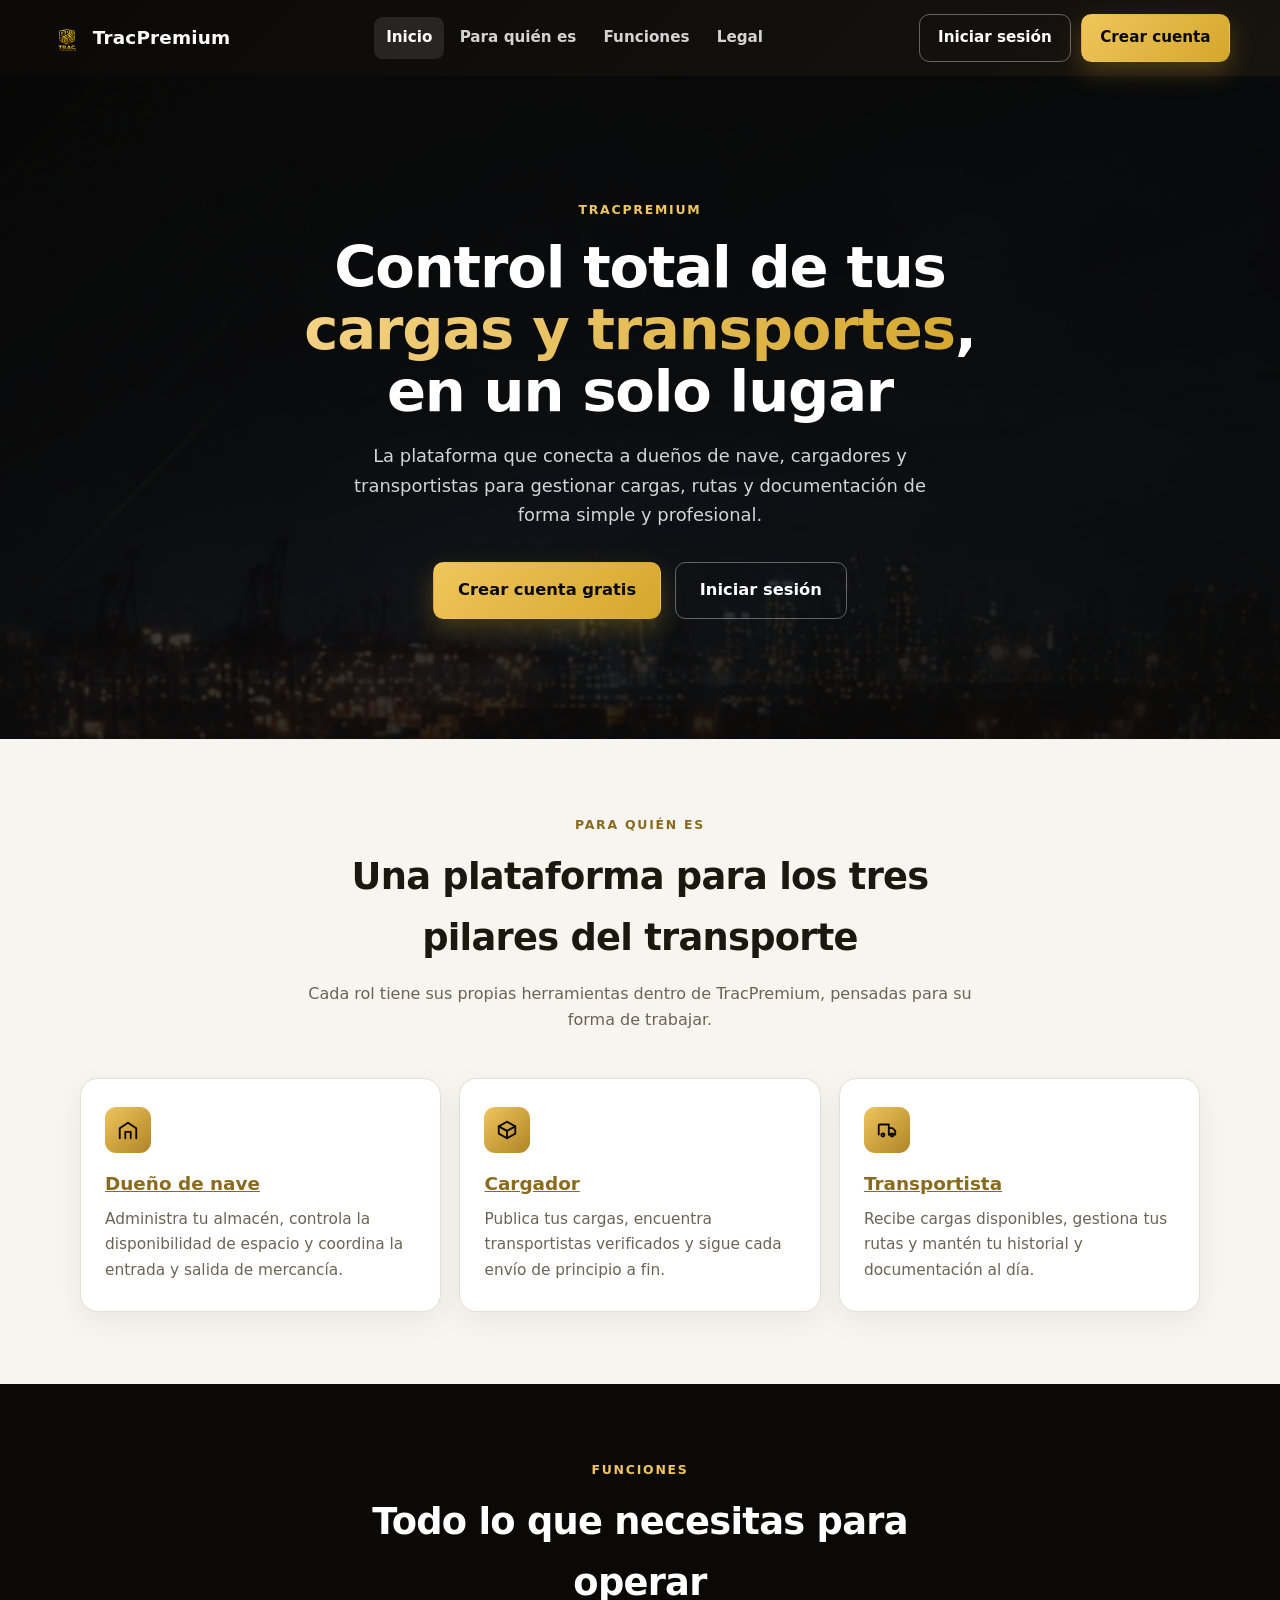
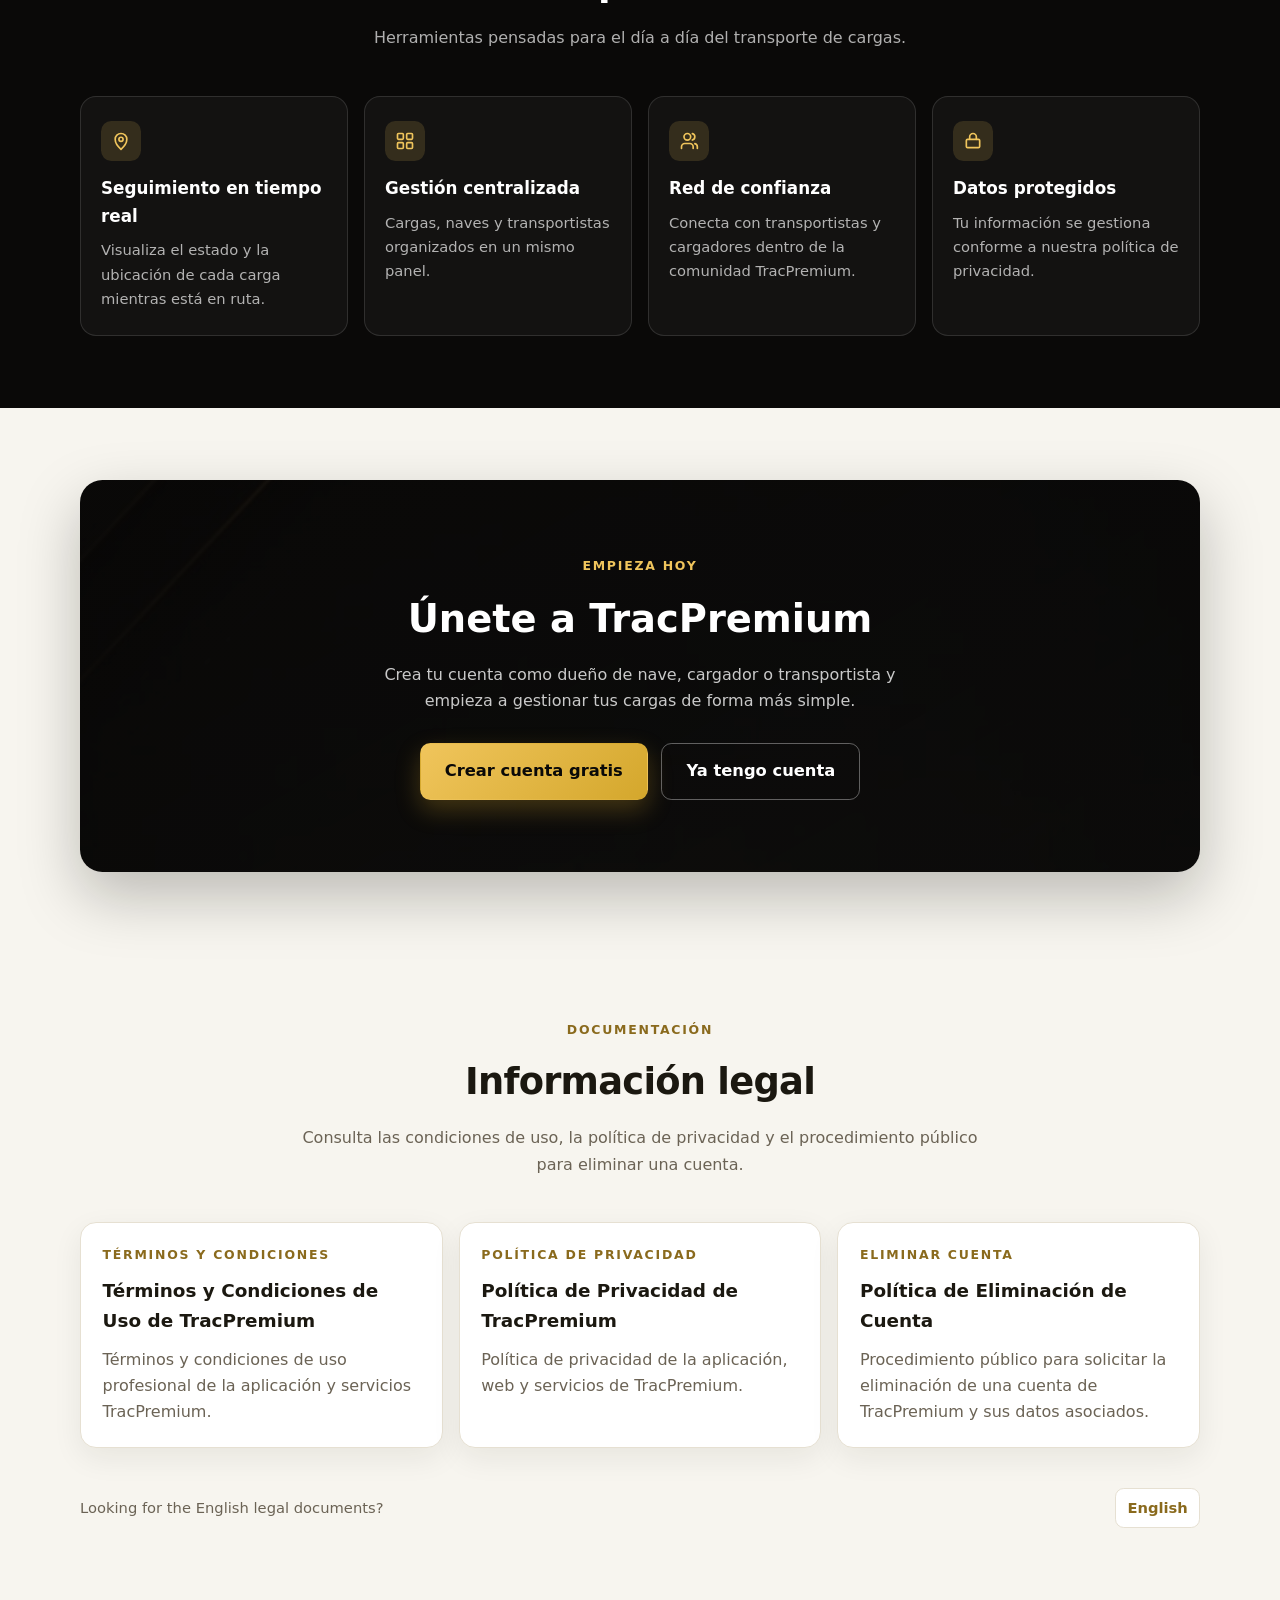
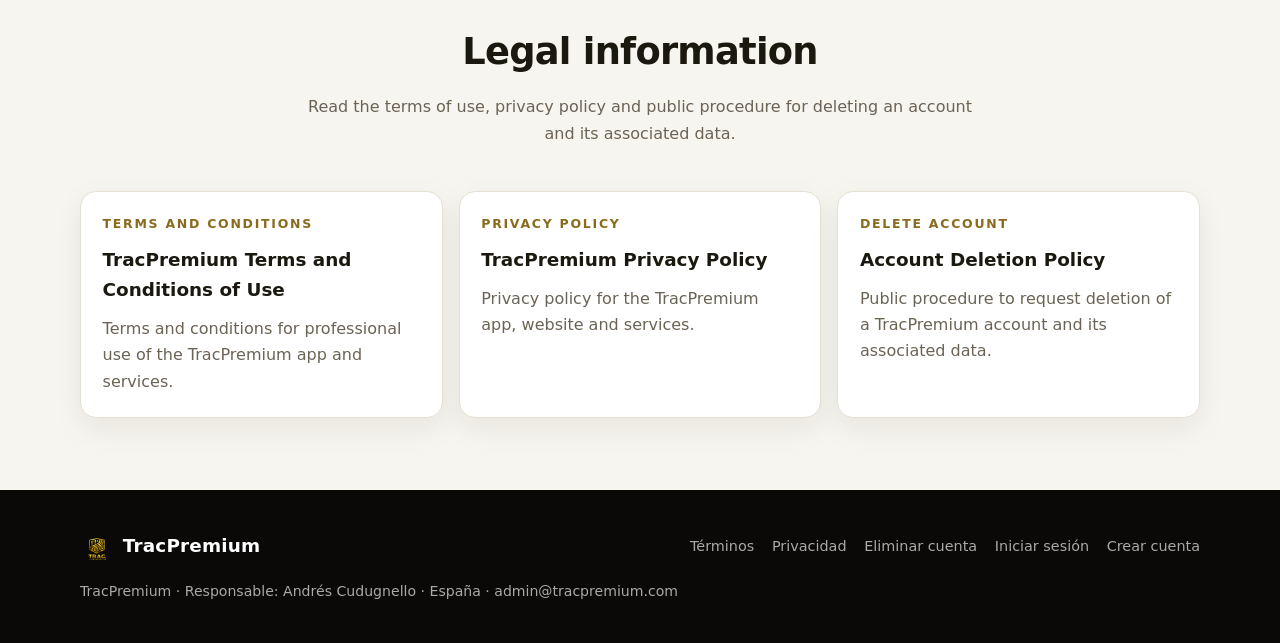
<file: frontend/index.html>
<!doctype html>
<html lang="es">
<head>
  <meta charset="utf-8">
  <meta name="viewport" content="width=device-width, initial-scale=1">
  <meta name="description" content="TracPremium conecta a dueños de nave, cargadores y transportistas en una sola plataforma para gestionar y seguir cargas en tiempo real.">
  <link rel="canonical" href="https://cudugnellom.github.io/tracpremium-web/">
  <link rel="icon" href="./img/icon.png">
  <link rel="stylesheet" href="./css/style.css">
  <title>TracPremium | Gestión y seguimiento de cargas</title>
</head>
<body>
  <header class="site-header">
    <nav class="site-nav" aria-label="Principal">
      <a class="brand" href="./index.html">
        <img src="./img/icon.png" alt="" width="34" height="34">
        TracPremium
      </a>
      <div class="nav-links">
        <a aria-current="page" href="./index.html">Inicio</a>
        <a href="#roles">Para quién es</a>
        <a href="#funciones">Funciones</a>
        <a href="#legal">Legal</a>
      </div>
      <div class="nav-auth">
        <a class="btn btn-ghost" href="./pages/login.html">Iniciar sesión</a>
        <a class="btn btn-primary" href="./pages/registro.html">Crear cuenta</a>
      </div>
      <button class="nav-burger" type="button" aria-label="Abrir menú" aria-expanded="false"><span></span></button>
    </nav>
  </header>

  <main>
    <section class="hero">
      <div class="hero-content">
        <span class="eyebrow">TracPremium</span>
        <h1>Control total de tus <em>cargas y transportes</em>, en un solo lugar</h1>
        <p class="lead-hero">La plataforma que conecta a dueños de nave, cargadores y transportistas para gestionar cargas, rutas y documentación de forma simple y profesional.</p>
        <div class="hero-actions">
          <a class="btn btn-primary btn-lg" href="./pages/registro.html">Crear cuenta gratis</a>
          <a class="btn btn-ghost btn-lg" href="./pages/login.html">Iniciar sesión</a>
        </div>
      </div>
    </section>

    <section class="band" id="roles">
      <div class="home-shell">
        <div class="section-head">
          <span class="eyebrow" style="color:var(--gold-700)">Para quién es</span>
          <h2>Una plataforma para los tres pilares del transporte</h2>
          <p>Cada rol tiene sus propias herramientas dentro de TracPremium, pensadas para su forma de trabajar.</p>
        </div>
        <div class="roles-grid">
          
          <article class="role-card">
            <a href="./pages/registro.html">
            <div class="role-icon" aria-hidden="true">
              <svg width="22" height="22" viewBox="0 0 24 24" fill="none" stroke="currentColor" stroke-width="2" stroke-linecap="round" stroke-linejoin="round"><path d="M3 21V10l9-6 9 6v11"/><path d="M9 21v-7h6v7"/></svg>
            </div>
            
              <h3>Dueño de nave</h3>
            </a>
            <p>Administra tu almacén, controla la disponibilidad de espacio y coordina la entrada y salida de mercancía.</p>
          </article>
          <article class="role-card">
            <a href="./pages/registro.html">
            <div class="role-icon" aria-hidden="true">
              <svg width="22" height="22" viewBox="0 0 24 24" fill="none" stroke="currentColor" stroke-width="2" stroke-linecap="round" stroke-linejoin="round"><path d="M21 8 12 3 3 8l9 5 9-5Z"/><path d="M3 8v8l9 5 9-5V8"/><path d="M12 13v8"/></svg>
            </div>
              <h3>Cargador</h3>
            </a>
            <p>Publica tus cargas, encuentra transportistas verificados y sigue cada envío de principio a fin.</p>
          </article>
          <article class="role-card">
            <a href="./pages/registro.html">
            <div class="role-icon" aria-hidden="true">
              <svg width="22" height="22" viewBox="0 0 24 24" fill="none" stroke="currentColor" stroke-width="2" stroke-linecap="round" stroke-linejoin="round"><path d="M3 17V7a1 1 0 0 1 1-1h10v11"/><path d="M14 10h4l3 3v4h-7"/><circle cx="7.5" cy="17.5" r="1.7"/><circle cx="17.5" cy="17.5" r="1.7"/></svg>
            </div>
            
              <h3>Transportista</h3>
            </a>
            <p>Recibe cargas disponibles, gestiona tus rutas y mantén tu historial y documentación al día.</p>
          </article>
        </div>
      </div>
    </section>

    <section class="band band-dark" id="funciones">
      <div class="home-shell">
        <div class="section-head">
          <span class="eyebrow">Funciones</span>
          <h2>Todo lo que necesitas para operar</h2>
          <p>Herramientas pensadas para el día a día del transporte de cargas.</p>
        </div>
        <div class="feature-grid">
          <div class="feature-card">
            <div class="icon" aria-hidden="true">
              <svg width="20" height="20" viewBox="0 0 24 24" fill="none" stroke="currentColor" stroke-width="2" stroke-linecap="round" stroke-linejoin="round"><path d="M12 22s7-6.1 7-12A7 7 0 0 0 5 10c0 5.9 7 12 7 12Z"/><circle cx="12" cy="10" r="2.5"/></svg>
            </div>
            <h3>Seguimiento en tiempo real</h3>
            <p>Visualiza el estado y la ubicación de cada carga mientras está en ruta.</p>
          </div>
          <div class="feature-card">
            <div class="icon" aria-hidden="true">
              <svg width="20" height="20" viewBox="0 0 24 24" fill="none" stroke="currentColor" stroke-width="2" stroke-linecap="round" stroke-linejoin="round"><rect x="3" y="3" width="7" height="7" rx="1.2"/><rect x="14" y="3" width="7" height="7" rx="1.2"/><rect x="3" y="14" width="7" height="7" rx="1.2"/><rect x="14" y="14" width="7" height="7" rx="1.2"/></svg>
            </div>
            <h3>Gestión centralizada</h3>
            <p>Cargas, naves y transportistas organizados en un mismo panel.</p>
          </div>
          <div class="feature-card">
            <div class="icon" aria-hidden="true">
              <svg width="20" height="20" viewBox="0 0 24 24" fill="none" stroke="currentColor" stroke-width="2" stroke-linecap="round" stroke-linejoin="round"><path d="M17 21v-2a4 4 0 0 0-4-4H7a4 4 0 0 0-4 4v2"/><circle cx="10" cy="7" r="4"/><path d="M22 21v-2a4 4 0 0 0-3-3.87"/><path d="M16 3.13a4 4 0 0 1 0 7.75"/></svg>
            </div>
            <h3>Red de confianza</h3>
            <p>Conecta con transportistas y cargadores dentro de la comunidad TracPremium.</p>
          </div>
          <div class="feature-card">
            <div class="icon" aria-hidden="true">
              <svg width="20" height="20" viewBox="0 0 24 24" fill="none" stroke="currentColor" stroke-width="2" stroke-linecap="round" stroke-linejoin="round"><rect x="4" y="10" width="16" height="10" rx="1.5"/><path d="M8 10V7a4 4 0 0 1 8 0v3"/></svg>
            </div>
            <h3>Datos protegidos</h3>
            <p>Tu información se gestiona conforme a nuestra política de privacidad.</p>
          </div>
        </div>
      </div>
    </section>

    <section class="band">
      <div class="home-shell">
        <div class="cta-banner">
          <span class="eyebrow">Empieza hoy</span>
          <h2>Únete a TracPremium</h2>
          <p>Crea tu cuenta como dueño de nave, cargador o transportista y empieza a gestionar tus cargas de forma más simple.</p>
          <div class="hero-actions">
            <a class="btn btn-primary btn-lg" href="./pages/registro.html">Crear cuenta gratis</a>
            <a class="btn btn-ghost btn-lg" href="./pages/login.html">Ya tengo cuenta</a>
          </div>
        </div>
      </div>
    </section>

    <section class="band" id="legal" aria-labelledby="docs-es">
      <div class="home-shell">
        <div class="section-head">
          <span class="eyebrow" style="color:var(--gold-700)">Documentación</span>
          <h2 id="docs-es">Información legal</h2>
          <p>Consulta las condiciones de uso, la política de privacidad y el procedimiento público para eliminar una cuenta.</p>
        </div>
        <div class="document-grid">
          <a class="document-card" href="./pages/TerminosYCondiciones.html">
            <span class="eyebrow">Términos y condiciones</span>
            <strong>Términos y Condiciones de Uso de TracPremium</strong>
            <span>Términos y condiciones de uso profesional de la aplicación y servicios TracPremium.</span>
          </a>
          <a class="document-card" href="./pages/PoliticasDePrivacidad.html">
            <span class="eyebrow">Política de privacidad</span>
            <strong>Política de Privacidad de TracPremium</strong>
            <span>Política de privacidad de la aplicación, web y servicios de TracPremium.</span>
          </a>
          <a class="document-card" href="./pages/EliminacionDeCuenta.html">
            <span class="eyebrow">Eliminar cuenta</span>
            <strong>Política de Eliminación de Cuenta</strong>
            <span>Procedimiento público para solicitar la eliminación de una cuenta de TracPremium y sus datos asociados.</span>
          </a>
        </div>
        <div class="document-tools" style="margin-top:2.5rem">
          <span lang="en">Looking for the English legal documents?</span>
          <a class="language-switch" hreflang="en" lang="en" href="./pages/TermsAndConditions.html">English</a>
        </div>
      </div>
    </section>

    <section class="band" lang="en" aria-labelledby="docs-en" style="padding-top:0">
      <div class="home-shell">
        <div class="section-head">
          <h2 id="docs-en">Legal information</h2>
          <p>Read the terms of use, privacy policy and public procedure for deleting an account and its associated data.</p>
        </div>
        <div class="document-grid">
          <a class="document-card" href="./pages/TermsAndConditions.html">
            <span class="eyebrow">Terms and Conditions</span>
            <strong>TracPremium Terms and Conditions of Use</strong>
            <span>Terms and conditions for professional use of the TracPremium app and services.</span>
          </a>
          <a class="document-card" href="./pages/PrivacyPolicy.html">
            <span class="eyebrow">Privacy Policy</span>
            <strong>TracPremium Privacy Policy</strong>
            <span>Privacy policy for the TracPremium app, website and services.</span>
          </a>
          <a class="document-card" href="./pages/AccountDeletion.html">
            <span class="eyebrow">Delete account</span>
            <strong>Account Deletion Policy</strong>
            <span>Public procedure to request deletion of a TracPremium account and its associated data.</span>
          </a>
        </div>
      </div>
    </section>
  </main>

  <footer class="site-footer">
    <div class="home-shell">
      <a class="brand" href="./index.html">
        <img src="./img/icon.png" alt="" width="28" height="28">
        TracPremium
      </a>
      <div class="footer-links">
        <a href="./pages/TerminosYCondiciones.html">Términos</a>
        <a href="./pages/PoliticasDePrivacidad.html">Privacidad</a>
        <a href="./pages/EliminacionDeCuenta.html">Eliminar cuenta</a>
        <a href="./pages/login.html">Iniciar sesión</a>
        <a href="./pages/registro.html">Crear cuenta</a>
      </div>
      <p>TracPremium · Responsable: Andrés Cudugnello · España · admin@tracpremium.com</p>
    </div>
  </footer>

  <script src="./js/site.js" defer></script>
</body>
</html>
</file>
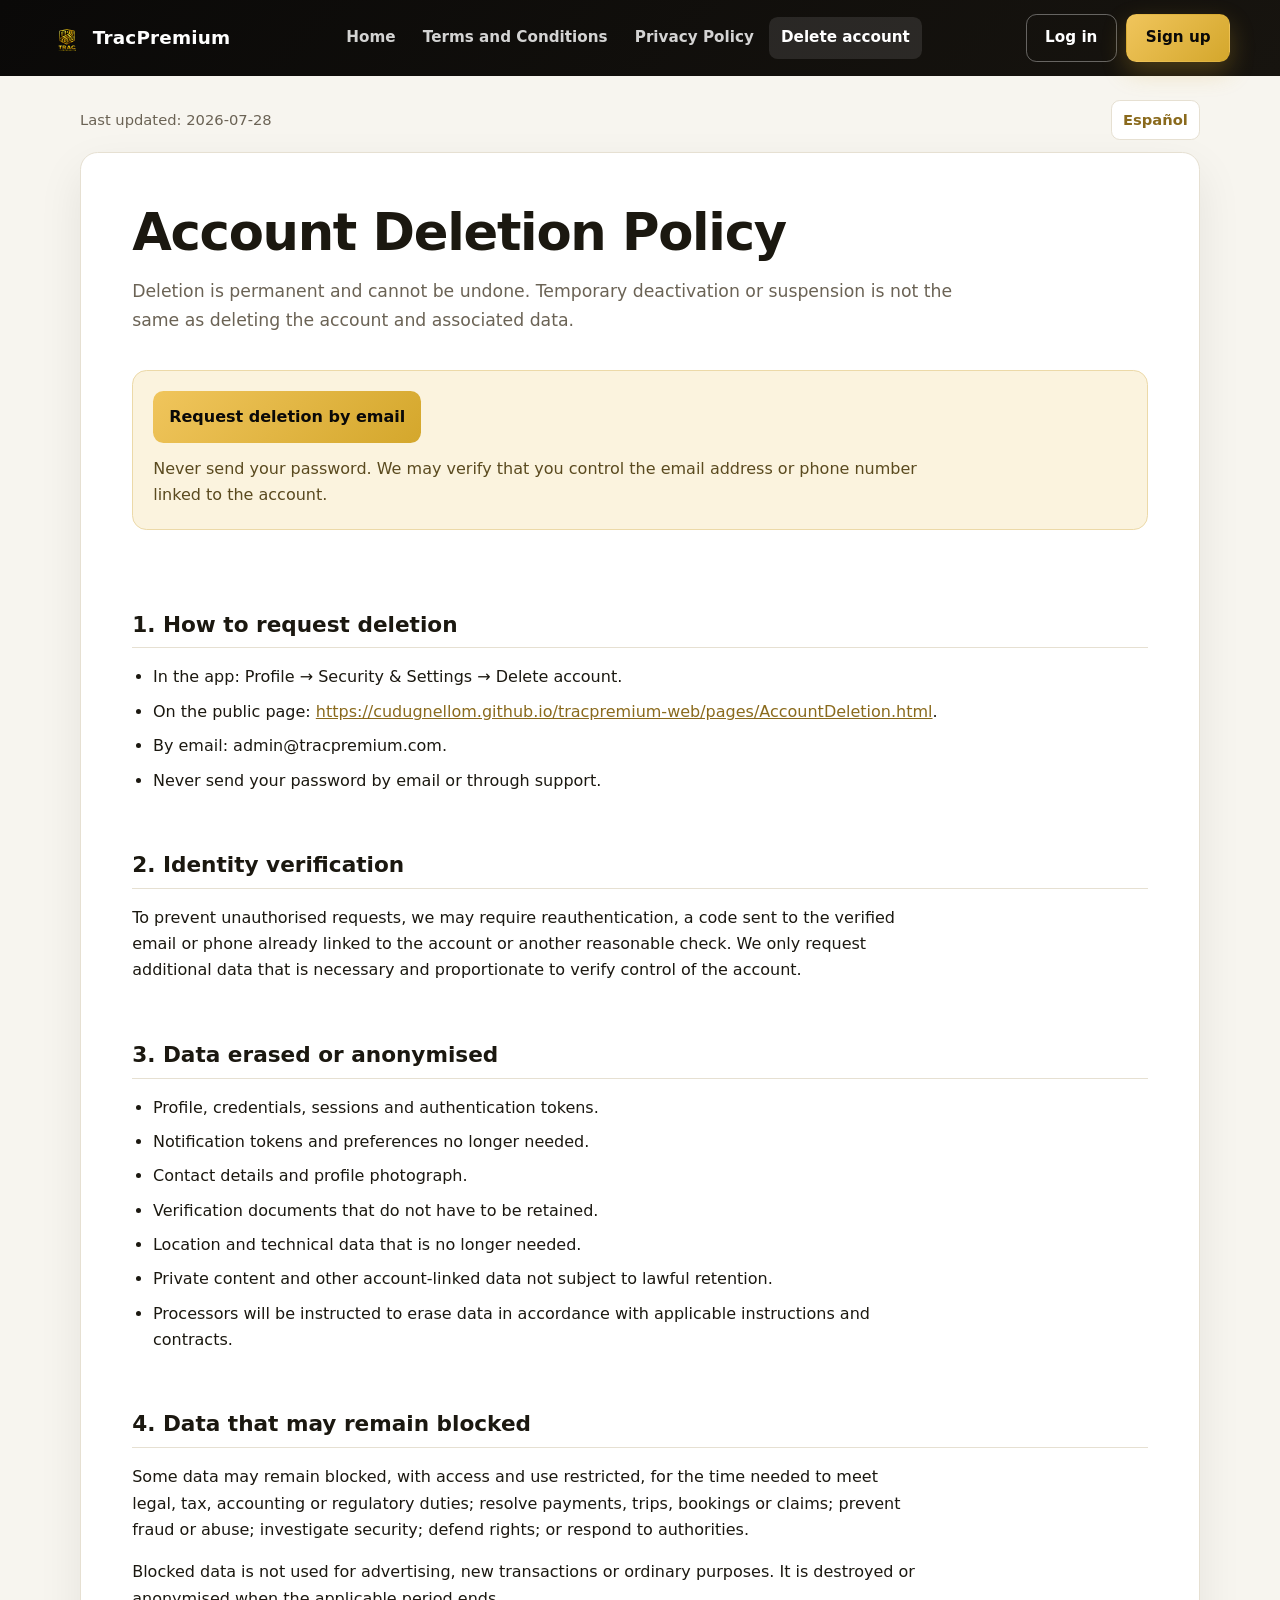
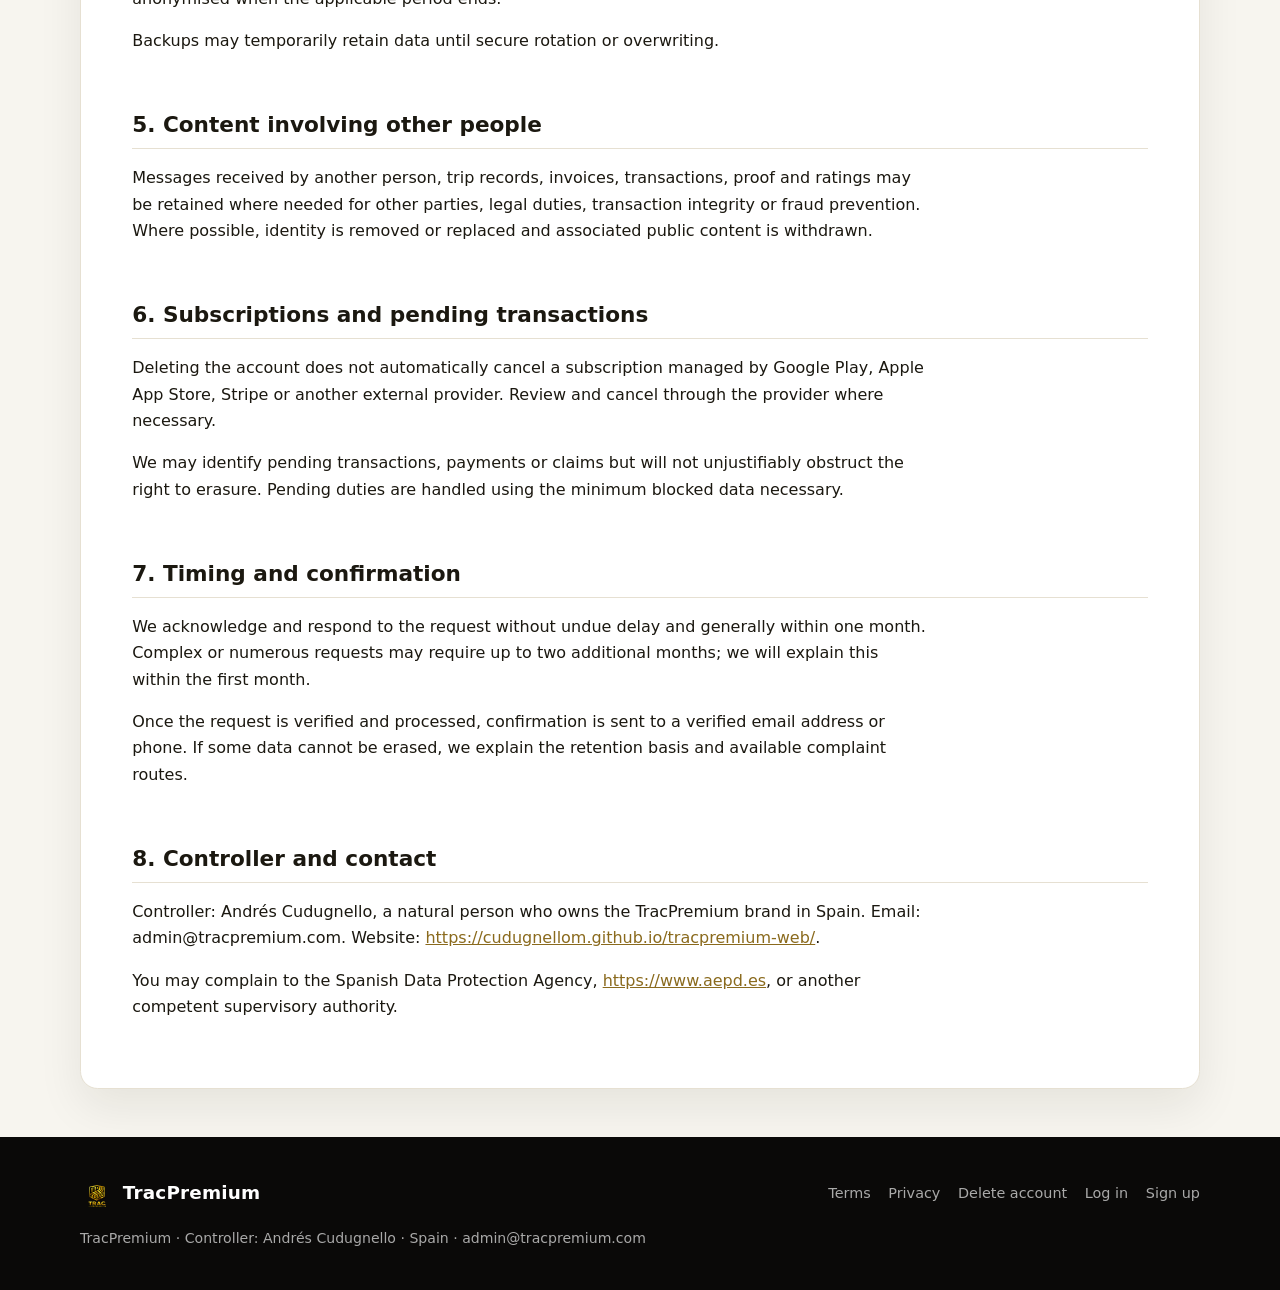
<file: frontend/pages/AccountDeletion.html>
<!doctype html>
<html lang="en">
<head>
  <meta charset="utf-8">
  <meta name="viewport" content="width=device-width, initial-scale=1">
  <meta name="description" content="Public procedure to request deletion of a TracPremium account and its associated data.">
  <link rel="canonical" href="https://cudugnellom.github.io/tracpremium-web/pages/AccountDeletion.html">
  <link rel="alternate" hreflang="es" href="https://cudugnellom.github.io/tracpremium-web/pages/EliminacionDeCuenta.html">
  <link rel="icon" href="../img/icon.png">
  <link rel="stylesheet" href="../css/style.css">
  <title>Account Deletion Policy | TracPremium</title>
</head>
<body>
  <header class="site-header">
    <nav class="site-nav" aria-label="Legal documents">
    <a class="brand" href="../index.html">
      <img src="../img/icon.png" alt="" width="34" height="34">
      TracPremium
    </a>
    <div class="nav-links">
      <a  href="../index.html">Home</a>
      <a  href="./TermsAndConditions.html">Terms and Conditions</a>
      <a  href="./PrivacyPolicy.html">Privacy Policy</a>
      <a aria-current="page" href="./AccountDeletion.html">Delete account</a>
    </div>
    <div class="nav-auth">
      <a class="btn btn-ghost" href="./login.html">Log in</a>
      <a class="btn btn-primary" href="./registro.html">Sign up</a>
    </div>
    <button class="nav-burger" type="button" aria-label="Open menu" aria-expanded="false"><span></span></button>
  </nav>
  </header>
  <main class="legal-shell">
    <div class="document-tools">
      <span>Last updated: 2026-07-28</span>
      <a class="language-switch" hreflang="es" lang="es" href="./EliminacionDeCuenta.html">Español</a>
    </div>
    <article class="legal-document">
      <h1>Account Deletion Policy</h1>
      <p class="lead">Deletion is permanent and cannot be undone. Temporary deactivation or suspension is not the same as deleting the account and associated data.</p>
      <aside class="action-panel" aria-label="Request deletion by email">
    <a class="primary-button" href="mailto:admin@tracpremium.com?subject=TracPremium%20account%20deletion%20request&body=I%20request%20deletion%20of%20my%20TracPremium%20account%20and%20associated%20personal%20data.%0A%0AFull%20name%3A%0ALinked%20email%20or%20phone%3A%0AUser%20role%3A%0A%0AI%20am%20not%20including%20my%20password.">Request deletion by email</a>
    <p>Never send your password. We may verify that you control the email address or phone number linked to the account.</p>
  </aside>
      <section>
<h2>1. How to request deletion</h2>
<ul><li>In the app: Profile → Security &amp; Settings → Delete account.</li><li>On the public page: <a href="https://cudugnellom.github.io/tracpremium-web/pages/AccountDeletion.html" rel="noopener noreferrer">https://cudugnellom.github.io/tracpremium-web/pages/AccountDeletion.html</a>.</li><li>By email: admin@tracpremium.com.</li><li>Never send your password by email or through support.</li></ul>
</section>
<section>
<h2>2. Identity verification</h2>
<p>To prevent unauthorised requests, we may require reauthentication, a code sent to the verified email or phone already linked to the account or another reasonable check. We only request additional data that is necessary and proportionate to verify control of the account.</p>
</section>
<section>
<h2>3. Data erased or anonymised</h2>
<ul><li>Profile, credentials, sessions and authentication tokens.</li><li>Notification tokens and preferences no longer needed.</li><li>Contact details and profile photograph.</li><li>Verification documents that do not have to be retained.</li><li>Location and technical data that is no longer needed.</li><li>Private content and other account-linked data not subject to lawful retention.</li><li>Processors will be instructed to erase data in accordance with applicable instructions and contracts.</li></ul>
</section>
<section>
<h2>4. Data that may remain blocked</h2>
<p>Some data may remain blocked, with access and use restricted, for the time needed to meet legal, tax, accounting or regulatory duties; resolve payments, trips, bookings or claims; prevent fraud or abuse; investigate security; defend rights; or respond to authorities.</p>
<p>Blocked data is not used for advertising, new transactions or ordinary purposes. It is destroyed or anonymised when the applicable period ends.</p>
<p>Backups may temporarily retain data until secure rotation or overwriting.</p>
</section>
<section>
<h2>5. Content involving other people</h2>
<p>Messages received by another person, trip records, invoices, transactions, proof and ratings may be retained where needed for other parties, legal duties, transaction integrity or fraud prevention. Where possible, identity is removed or replaced and associated public content is withdrawn.</p>
</section>
<section>
<h2>6. Subscriptions and pending transactions</h2>
<p>Deleting the account does not automatically cancel a subscription managed by Google Play, Apple App Store, Stripe or another external provider. Review and cancel through the provider where necessary.</p>
<p>We may identify pending transactions, payments or claims but will not unjustifiably obstruct the right to erasure. Pending duties are handled using the minimum blocked data necessary.</p>
</section>
<section>
<h2>7. Timing and confirmation</h2>
<p>We acknowledge and respond to the request without undue delay and generally within one month. Complex or numerous requests may require up to two additional months; we will explain this within the first month.</p>
<p>Once the request is verified and processed, confirmation is sent to a verified email address or phone. If some data cannot be erased, we explain the retention basis and available complaint routes.</p>
</section>
<section>
<h2>8. Controller and contact</h2>
<p>Controller: Andrés Cudugnello, a natural person who owns the TracPremium brand in Spain. Email: admin@tracpremium.com. Website: <a href="https://cudugnellom.github.io/tracpremium-web/" rel="noopener noreferrer">https://cudugnellom.github.io/tracpremium-web/</a>.</p>
<p>You may complain to the Spanish Data Protection Agency, <a href="https://www.aepd.es" rel="noopener noreferrer">https://www.aepd.es</a>, or another competent supervisory authority.</p>
</section>
    </article>
  </main>
  <footer class="site-footer">
    <div class="home-shell">
      <a class="brand" href="../index.html">
        <img src="../img/icon.png" alt="" width="28" height="28">
        TracPremium
      </a>
      <div class="footer-links">
        <a href="./TermsAndConditions.html">Terms</a>
        <a href="./PrivacyPolicy.html">Privacy</a>
        <a href="./AccountDeletion.html">Delete account</a>
        <a href="./login.html">Log in</a>
        <a href="./registro.html">Sign up</a>
      </div>
      <p>TracPremium · Controller: Andrés Cudugnello · Spain · admin@tracpremium.com</p>
    </div>
  </footer>
  <script src="../js/site.js" defer></script>
</body>
</html>
</file>
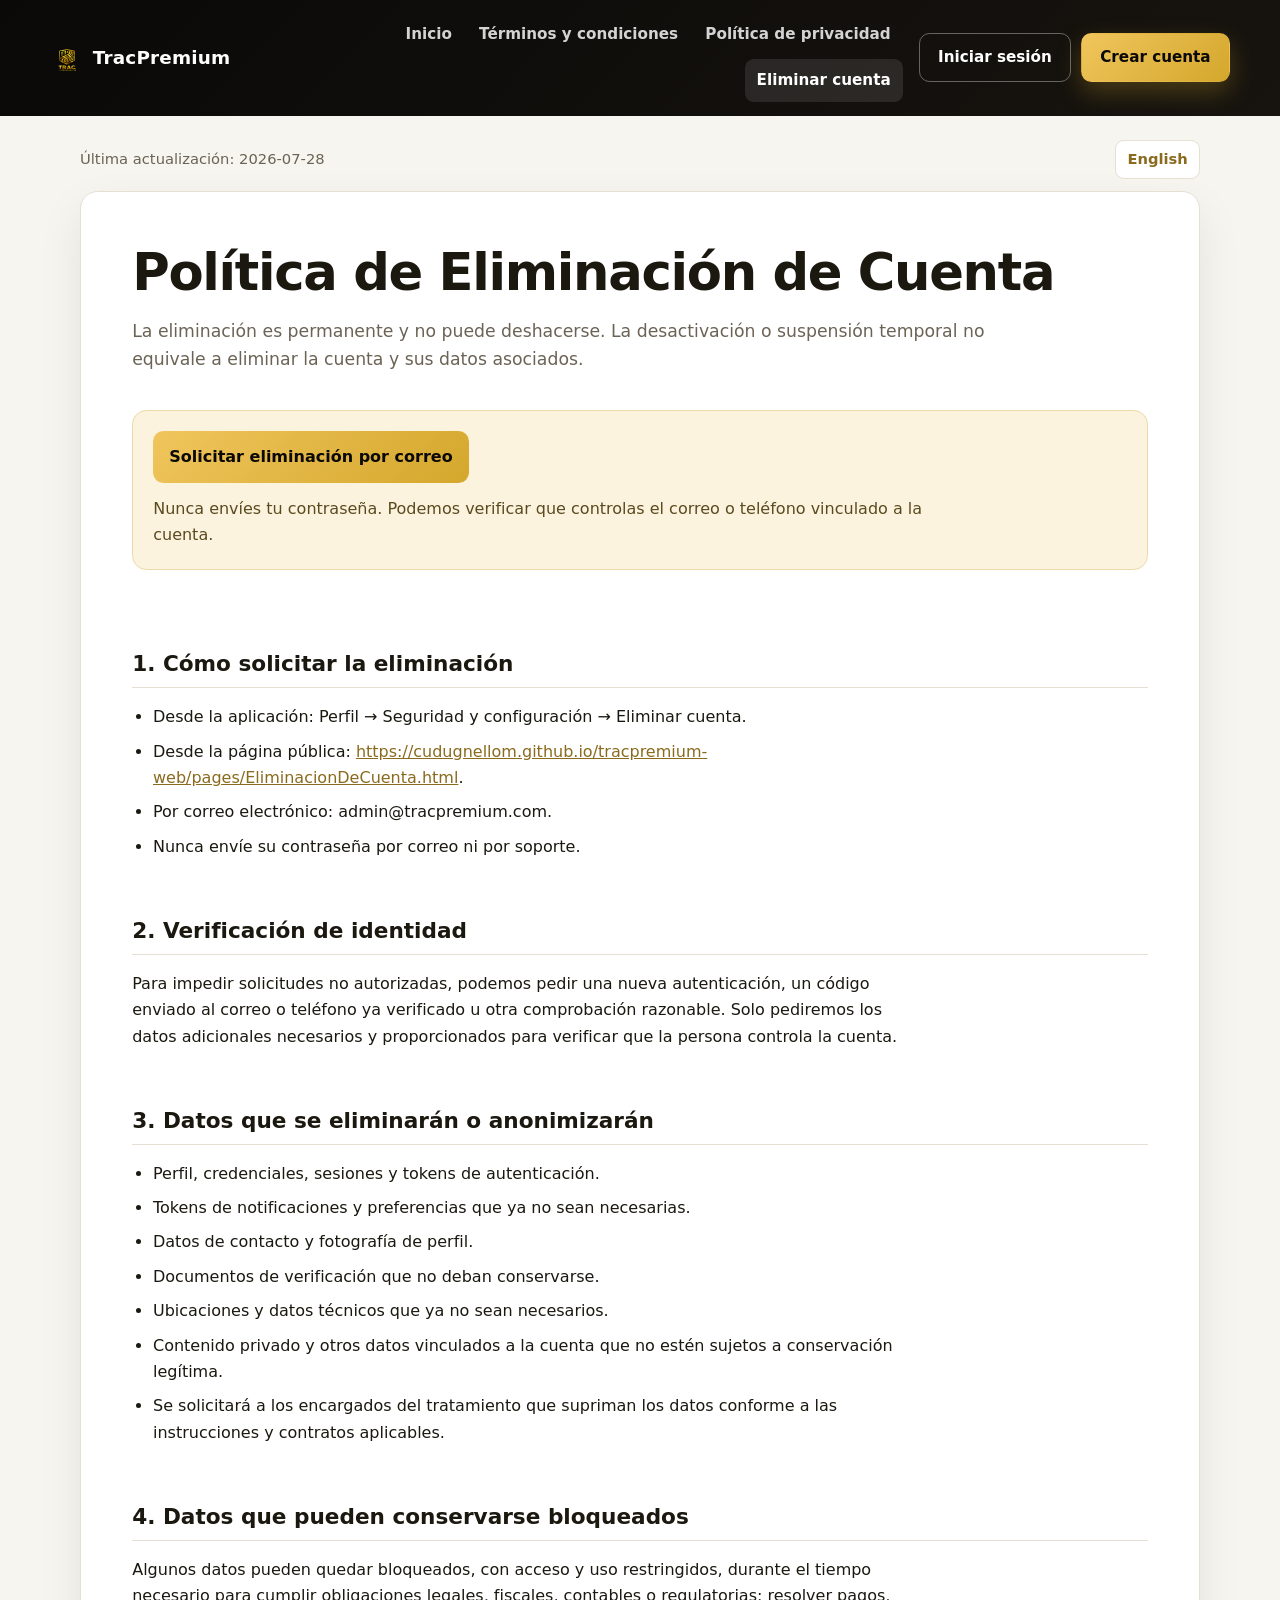
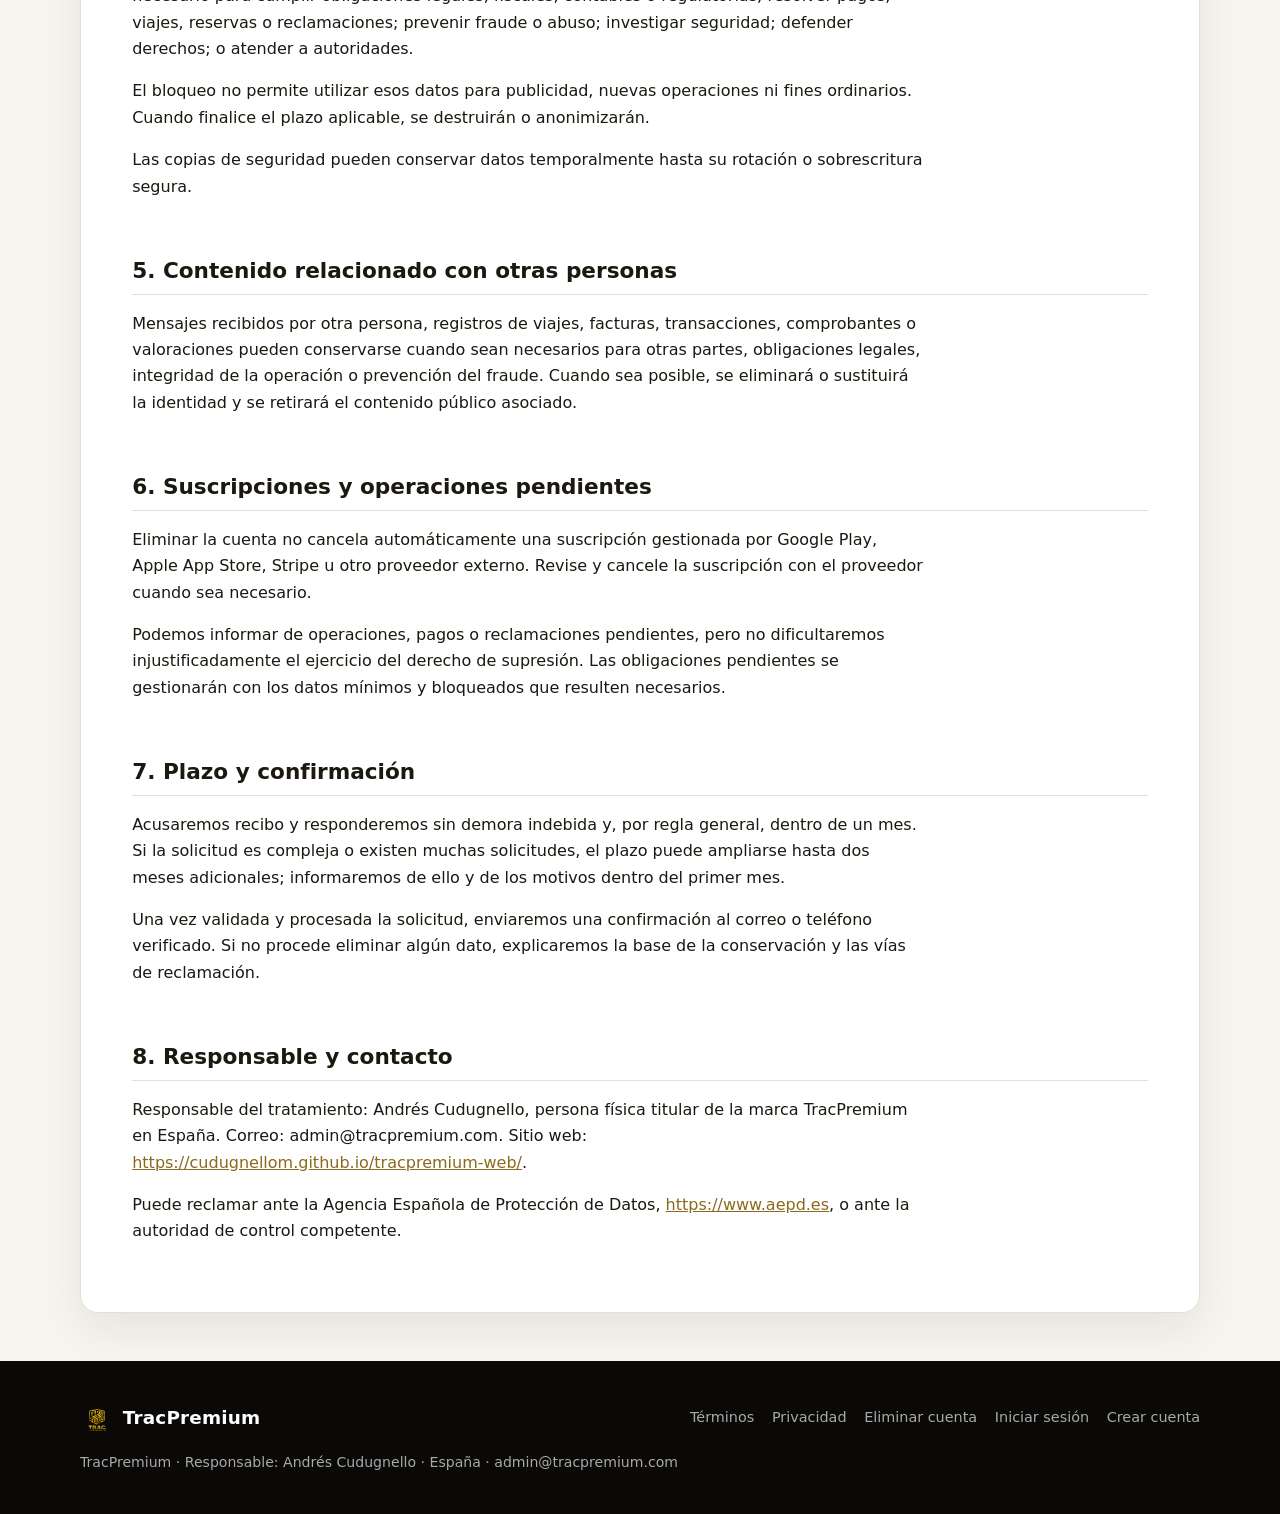
<file: frontend/pages/EliminacionDeCuenta.html>
<!doctype html>
<html lang="es">
<head>
  <meta charset="utf-8">
  <meta name="viewport" content="width=device-width, initial-scale=1">
  <meta name="description" content="Procedimiento público para solicitar la eliminación de una cuenta de TracPremium y sus datos asociados.">
  <link rel="canonical" href="https://cudugnellom.github.io/tracpremium-web/pages/EliminacionDeCuenta.html">
  <link rel="alternate" hreflang="en" href="https://cudugnellom.github.io/tracpremium-web/pages/AccountDeletion.html">
  <link rel="icon" href="../img/icon.png">
  <link rel="stylesheet" href="../css/style.css">
  <title>Política de Eliminación de Cuenta | TracPremium</title>
</head>
<body>
  <header class="site-header">
    <nav class="site-nav" aria-label="Documentación legal">
    <a class="brand" href="../index.html">
      <img src="../img/icon.png" alt="" width="34" height="34">
      TracPremium
    </a>
    <div class="nav-links">
      <a  href="../index.html">Inicio</a>
      <a  href="./TerminosYCondiciones.html">Términos y condiciones</a>
      <a  href="./PoliticasDePrivacidad.html">Política de privacidad</a>
      <a aria-current="page" href="./EliminacionDeCuenta.html">Eliminar cuenta</a>
    </div>
    <div class="nav-auth">
      <a class="btn btn-ghost" href="./login.html">Iniciar sesión</a>
      <a class="btn btn-primary" href="./registro.html">Crear cuenta</a>
    </div>
    <button class="nav-burger" type="button" aria-label="Abrir menú" aria-expanded="false"><span></span></button>
  </nav>
  </header>
  <main class="legal-shell">
    <div class="document-tools">
      <span>Última actualización: 2026-07-28</span>
      <a class="language-switch" hreflang="en" lang="en" href="./AccountDeletion.html">English</a>
    </div>
    <article class="legal-document">
      <h1>Política de Eliminación de Cuenta</h1>
      <p class="lead">La eliminación es permanente y no puede deshacerse. La desactivación o suspensión temporal no equivale a eliminar la cuenta y sus datos asociados.</p>
      <aside class="action-panel" aria-label="Solicitar eliminación por correo">
    <a class="primary-button" href="mailto:admin@tracpremium.com?subject=Solicitud%20de%20eliminaci%C3%B3n%20de%20cuenta%20TracPremium&body=Solicito%20la%20eliminaci%C3%B3n%20de%20mi%20cuenta%20de%20TracPremium%20y%20de%20los%20datos%20personales%20asociados.%0A%0ANombre%20completo%3A%0ACorreo%20o%20tel%C3%A9fono%20asociado%3A%0ARol%20de%20usuario%3A%0A%0ANo%20incluyo%20mi%20contrase%C3%B1a.">Solicitar eliminación por correo</a>
    <p>Nunca envíes tu contraseña. Podemos verificar que controlas el correo o teléfono vinculado a la cuenta.</p>
  </aside>
      <section>
<h2>1. Cómo solicitar la eliminación</h2>
<ul><li>Desde la aplicación: Perfil → Seguridad y configuración → Eliminar cuenta.</li><li>Desde la página pública: <a href="https://cudugnellom.github.io/tracpremium-web/pages/EliminacionDeCuenta.html" rel="noopener noreferrer">https://cudugnellom.github.io/tracpremium-web/pages/EliminacionDeCuenta.html</a>.</li><li>Por correo electrónico: admin@tracpremium.com.</li><li>Nunca envíe su contraseña por correo ni por soporte.</li></ul>
</section>
<section>
<h2>2. Verificación de identidad</h2>
<p>Para impedir solicitudes no autorizadas, podemos pedir una nueva autenticación, un código enviado al correo o teléfono ya verificado u otra comprobación razonable. Solo pediremos los datos adicionales necesarios y proporcionados para verificar que la persona controla la cuenta.</p>
</section>
<section>
<h2>3. Datos que se eliminarán o anonimizarán</h2>
<ul><li>Perfil, credenciales, sesiones y tokens de autenticación.</li><li>Tokens de notificaciones y preferencias que ya no sean necesarias.</li><li>Datos de contacto y fotografía de perfil.</li><li>Documentos de verificación que no deban conservarse.</li><li>Ubicaciones y datos técnicos que ya no sean necesarios.</li><li>Contenido privado y otros datos vinculados a la cuenta que no estén sujetos a conservación legítima.</li><li>Se solicitará a los encargados del tratamiento que supriman los datos conforme a las instrucciones y contratos aplicables.</li></ul>
</section>
<section>
<h2>4. Datos que pueden conservarse bloqueados</h2>
<p>Algunos datos pueden quedar bloqueados, con acceso y uso restringidos, durante el tiempo necesario para cumplir obligaciones legales, fiscales, contables o regulatorias; resolver pagos, viajes, reservas o reclamaciones; prevenir fraude o abuso; investigar seguridad; defender derechos; o atender a autoridades.</p>
<p>El bloqueo no permite utilizar esos datos para publicidad, nuevas operaciones ni fines ordinarios. Cuando finalice el plazo aplicable, se destruirán o anonimizarán.</p>
<p>Las copias de seguridad pueden conservar datos temporalmente hasta su rotación o sobrescritura segura.</p>
</section>
<section>
<h2>5. Contenido relacionado con otras personas</h2>
<p>Mensajes recibidos por otra persona, registros de viajes, facturas, transacciones, comprobantes o valoraciones pueden conservarse cuando sean necesarios para otras partes, obligaciones legales, integridad de la operación o prevención del fraude. Cuando sea posible, se eliminará o sustituirá la identidad y se retirará el contenido público asociado.</p>
</section>
<section>
<h2>6. Suscripciones y operaciones pendientes</h2>
<p>Eliminar la cuenta no cancela automáticamente una suscripción gestionada por Google Play, Apple App Store, Stripe u otro proveedor externo. Revise y cancele la suscripción con el proveedor cuando sea necesario.</p>
<p>Podemos informar de operaciones, pagos o reclamaciones pendientes, pero no dificultaremos injustificadamente el ejercicio del derecho de supresión. Las obligaciones pendientes se gestionarán con los datos mínimos y bloqueados que resulten necesarios.</p>
</section>
<section>
<h2>7. Plazo y confirmación</h2>
<p>Acusaremos recibo y responderemos sin demora indebida y, por regla general, dentro de un mes. Si la solicitud es compleja o existen muchas solicitudes, el plazo puede ampliarse hasta dos meses adicionales; informaremos de ello y de los motivos dentro del primer mes.</p>
<p>Una vez validada y procesada la solicitud, enviaremos una confirmación al correo o teléfono verificado. Si no procede eliminar algún dato, explicaremos la base de la conservación y las vías de reclamación.</p>
</section>
<section>
<h2>8. Responsable y contacto</h2>
<p>Responsable del tratamiento: Andrés Cudugnello, persona física titular de la marca TracPremium en España. Correo: admin@tracpremium.com. Sitio web: <a href="https://cudugnellom.github.io/tracpremium-web/" rel="noopener noreferrer">https://cudugnellom.github.io/tracpremium-web/</a>.</p>
<p>Puede reclamar ante la Agencia Española de Protección de Datos, <a href="https://www.aepd.es" rel="noopener noreferrer">https://www.aepd.es</a>, o ante la autoridad de control competente.</p>
</section>
    </article>
  </main>
  <footer class="site-footer">
    <div class="home-shell">
      <a class="brand" href="../index.html">
        <img src="../img/icon.png" alt="" width="28" height="28">
        TracPremium
      </a>
      <div class="footer-links">
        <a href="./TerminosYCondiciones.html">Términos</a>
        <a href="./PoliticasDePrivacidad.html">Privacidad</a>
        <a href="./EliminacionDeCuenta.html">Eliminar cuenta</a>
        <a href="./login.html">Iniciar sesión</a>
        <a href="./registro.html">Crear cuenta</a>
      </div>
      <p>TracPremium · Responsable: Andrés Cudugnello · España · admin@tracpremium.com</p>
    </div>
  </footer>
  <script src="../js/site.js" defer></script>
</body>
</html>
</file>
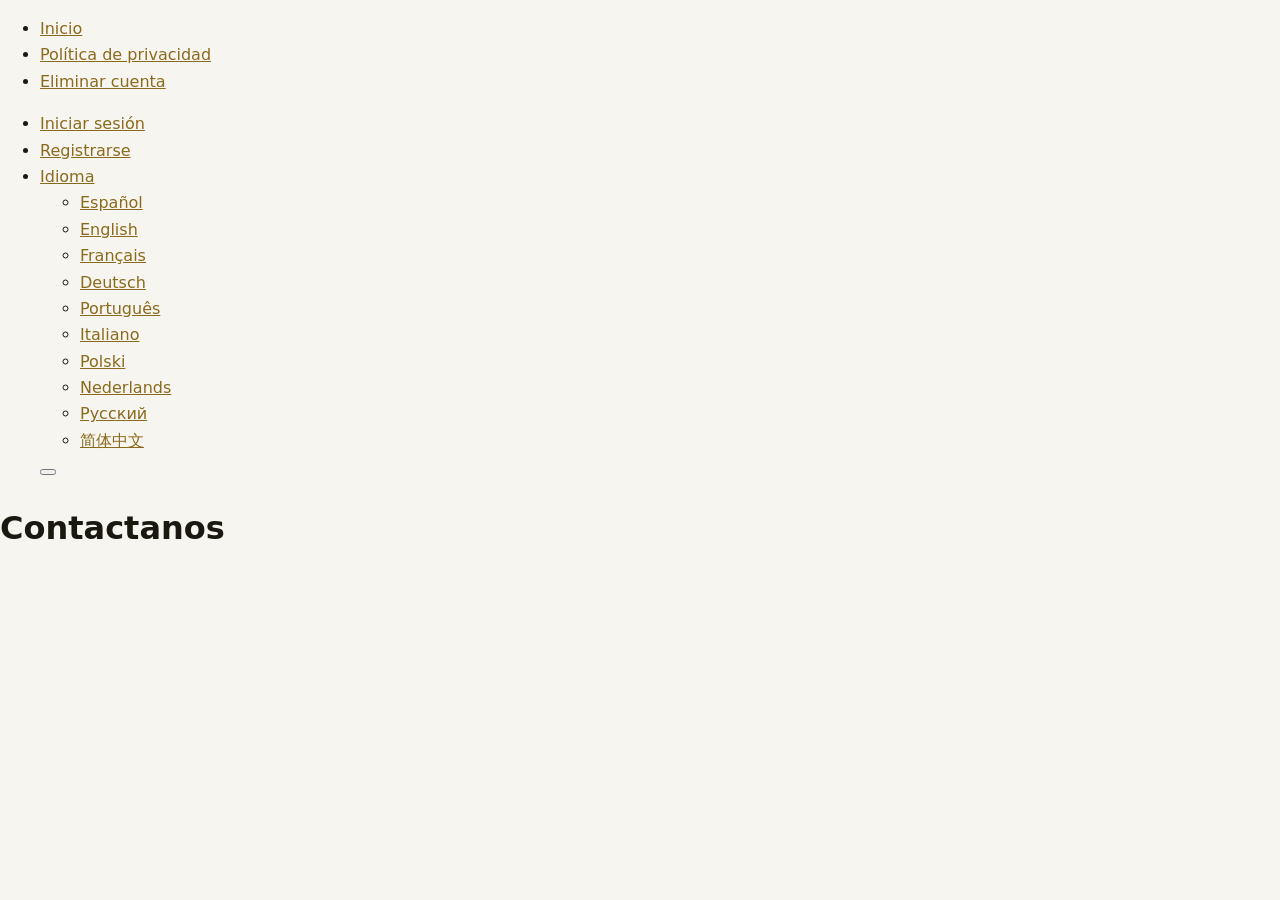
<file: frontend/pages/formulario.html>
<!DOCTYPE html>
<html lang="en">
<head>
    <meta charset="UTF-8">
    <meta name="viewport" content="width=device-width, initial-scale=1.0">
    <link rel="stylesheet" href="../css/style.css">
    <title>Formulario</title>
</head>


<body>
    <header>
    <nav class="nav">
        <ul class="nav-menu" id="nav-menu">
            <li><a href="./index.html">Inicio</a></li>
            <li><a href="./pages/PoliticasDePrivacidad.html">Política de privacidad</a></li>
            <li><a href="./pages/EliminacionDeCuenta.html">Eliminar cuenta</a></li>
        </ul>
        <ul class="nav-menu-right">
            <li><a href="#">Iniciar sesión</a></li>
            <li><a href="#">Registrarse</a></li>
            <li><a href="#"><Label>Idioma</Label></a>
                <ul>
                    <li><a href="#">Español</a></li>
                    <li><a href="#">English</a></li>
                    <li><a href="#">Français</a></li>
                    <li><a href="#">Deutsch</a></li>
                    <li><a href="#">Português</a></li>
                    <li><a href="#">Italiano</a></li>
                    <li><a href="#">Polski</a></li>
                    <li><a href="#">Nederlands</a></li>
                    <li><a href="#">Русский</a></li>
                    <li><a href="#">简体中文</a></li>
                    
                </ul>
            </li>
            <button class="burger-btn" data-target="nav-menu"></button>
            
        </ul>
    </nav>
</header>
    <div class="contacto">
        <h1>Contactanos</h1>
        <main>
            <form action=""></form>
        </main>
    </div>
    
</body>
</html>
</file>
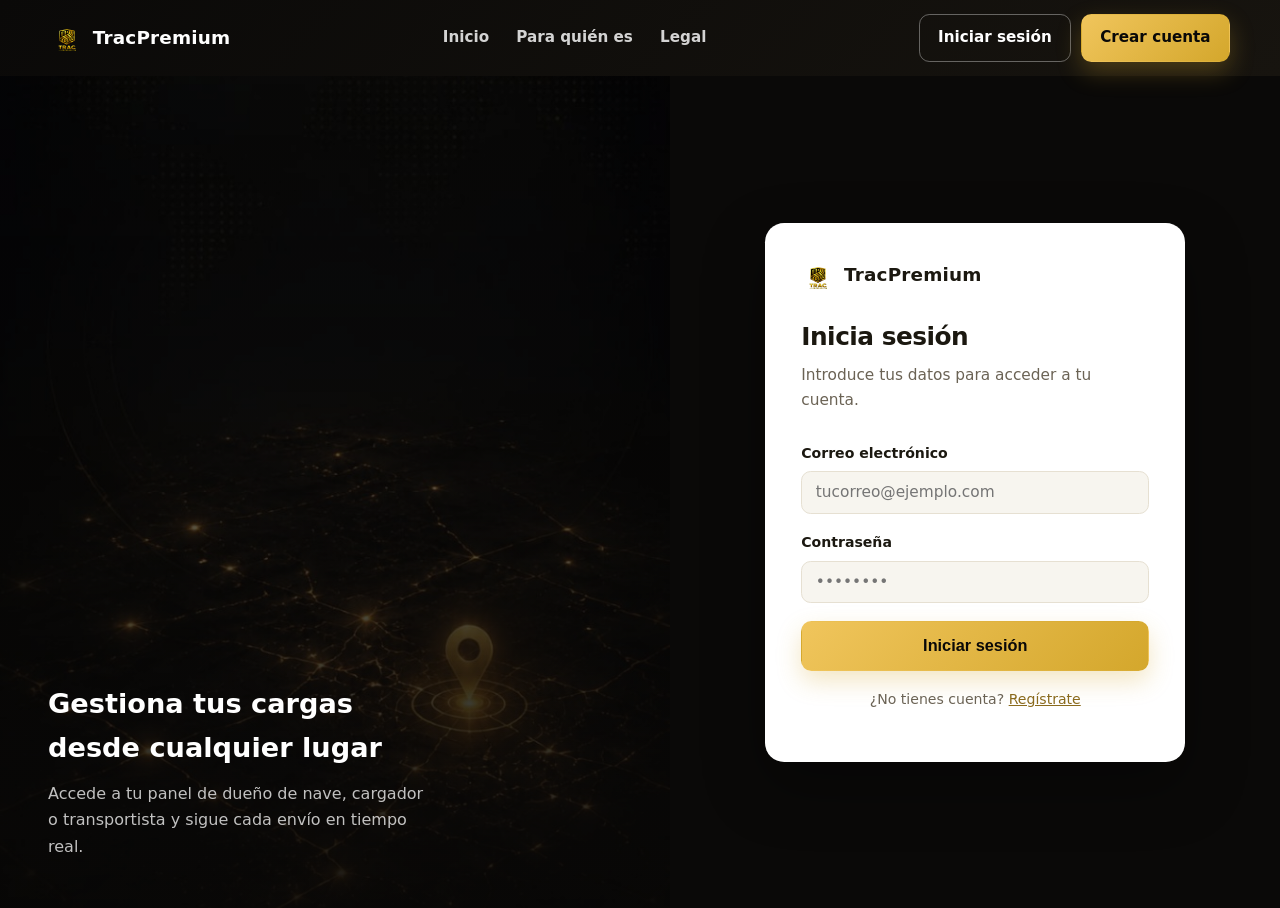
<file: frontend/pages/login.html>
<!doctype html>
<html lang="es">
<head>
  <meta charset="utf-8">
  <meta name="viewport" content="width=device-width, initial-scale=1">
  <meta name="description" content="Inicia sesión en TracPremium.">
  <link rel="canonical" href="https://cudugnellom.github.io/tracpremium-web/pages/login.html">
  <link rel="icon" href="../img/icon.png">
  <link rel="stylesheet" href="../css/style.css">
  <title>Iniciar sesión | TracPremium</title>
</head>
<body>
  <header class="site-header">
    <nav class="site-nav" aria-label="Principal">
      <a class="brand" href="../index.html">
        <img src="../img/icon.png" alt="" width="34" height="34">
        TracPremium
      </a>
      <div class="nav-links">
        <a href="../index.html">Inicio</a>
        <a href="../index.html#roles">Para quién es</a>
        <a href="../index.html#legal">Legal</a>
      </div>
      <div class="nav-auth">
        <a class="btn btn-ghost" aria-current="page" href="./login.html">Iniciar sesión</a>
        <a class="btn btn-primary" href="./registro.html">Crear cuenta</a>
      </div>
      <button class="nav-burger" type="button" aria-label="Abrir menú" aria-expanded="false"><span></span></button>
    </nav>
  </header>

  <main class="auth-shell">
    <section class="auth-visual" aria-hidden="true">
      <h2>Gestiona tus cargas desde cualquier lugar</h2>
      <p>Accede a tu panel de dueño de nave, cargador o transportista y sigue cada envío en tiempo real.</p>
    </section>
    <section class="auth-main">
      <div class="auth-card">
        <a class="brand" href="../index.html">
          <img src="../img/icon.png" alt="" width="30" height="30">
          TracPremium
        </a>
        <h1>Inicia sesión</h1>
        <p class="lead-auth">Introduce tus datos para acceder a tu cuenta.</p>

        <div class="form-banner" id="loginBanner" role="status">El acceso web estará disponible próximamente. Mientras tanto, usa la app de TracPremium.</div>

        <form id="loginForm" novalidate>
          <div class="form-field">
            <label for="email">Correo electrónico</label>
            <input type="email" id="email" name="email" autocomplete="email" required placeholder="tucorreo@ejemplo.com">
          </div>
          <div class="form-field">
            <label for="password">Contraseña</label>
            <input type="password" id="password" name="password" autocomplete="current-password" required placeholder="••••••••">
          </div>
          <button type="submit" class="btn btn-primary btn-block btn-lg">Iniciar sesión</button>
        </form>

        <p class="form-note">¿No tienes cuenta? <a href="./registro.html">Regístrate</a></p>
      </div>
    </section>
  </main>

  <script src="../js/site.js" defer></script>
  <script>
    document.getElementById("loginForm").addEventListener("submit", function (e) {
      e.preventDefault();
      document.getElementById("loginBanner").classList.add("is-visible");
    });
  </script>
</body>
</html>
</file>
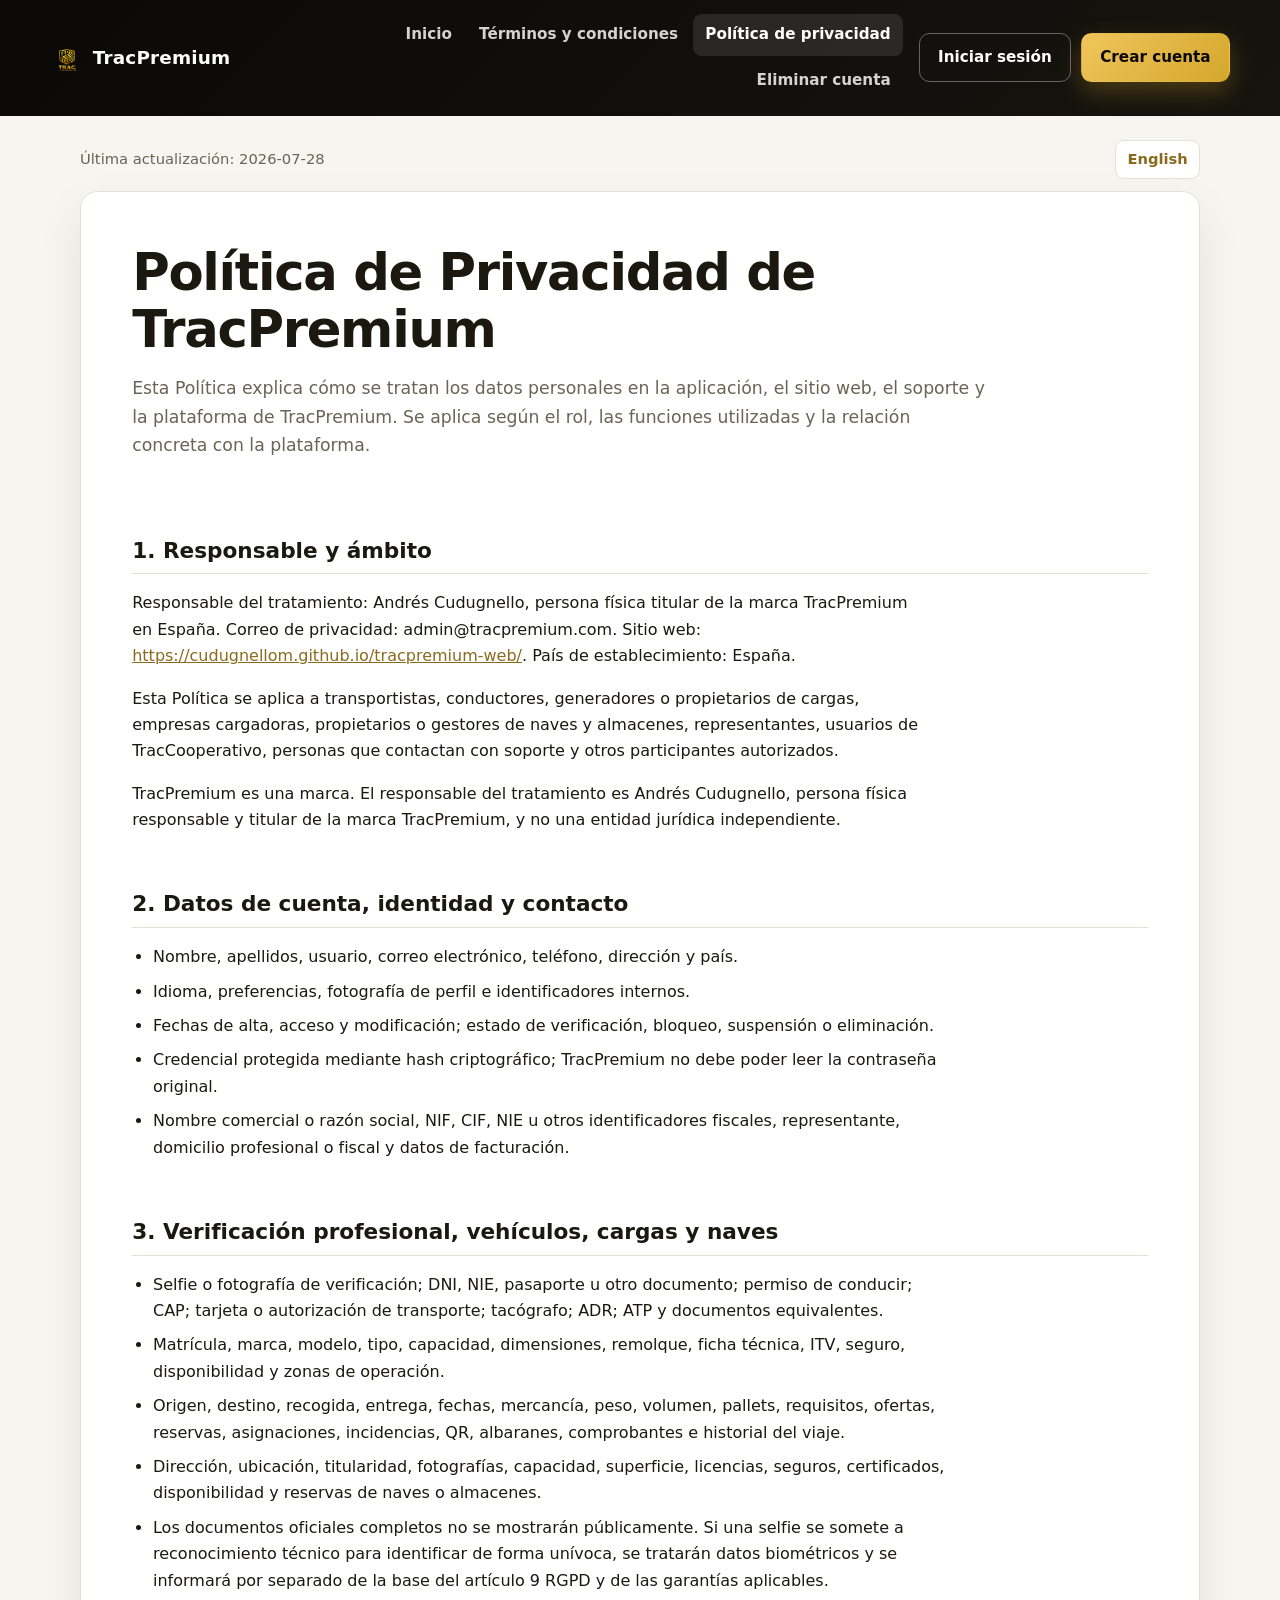
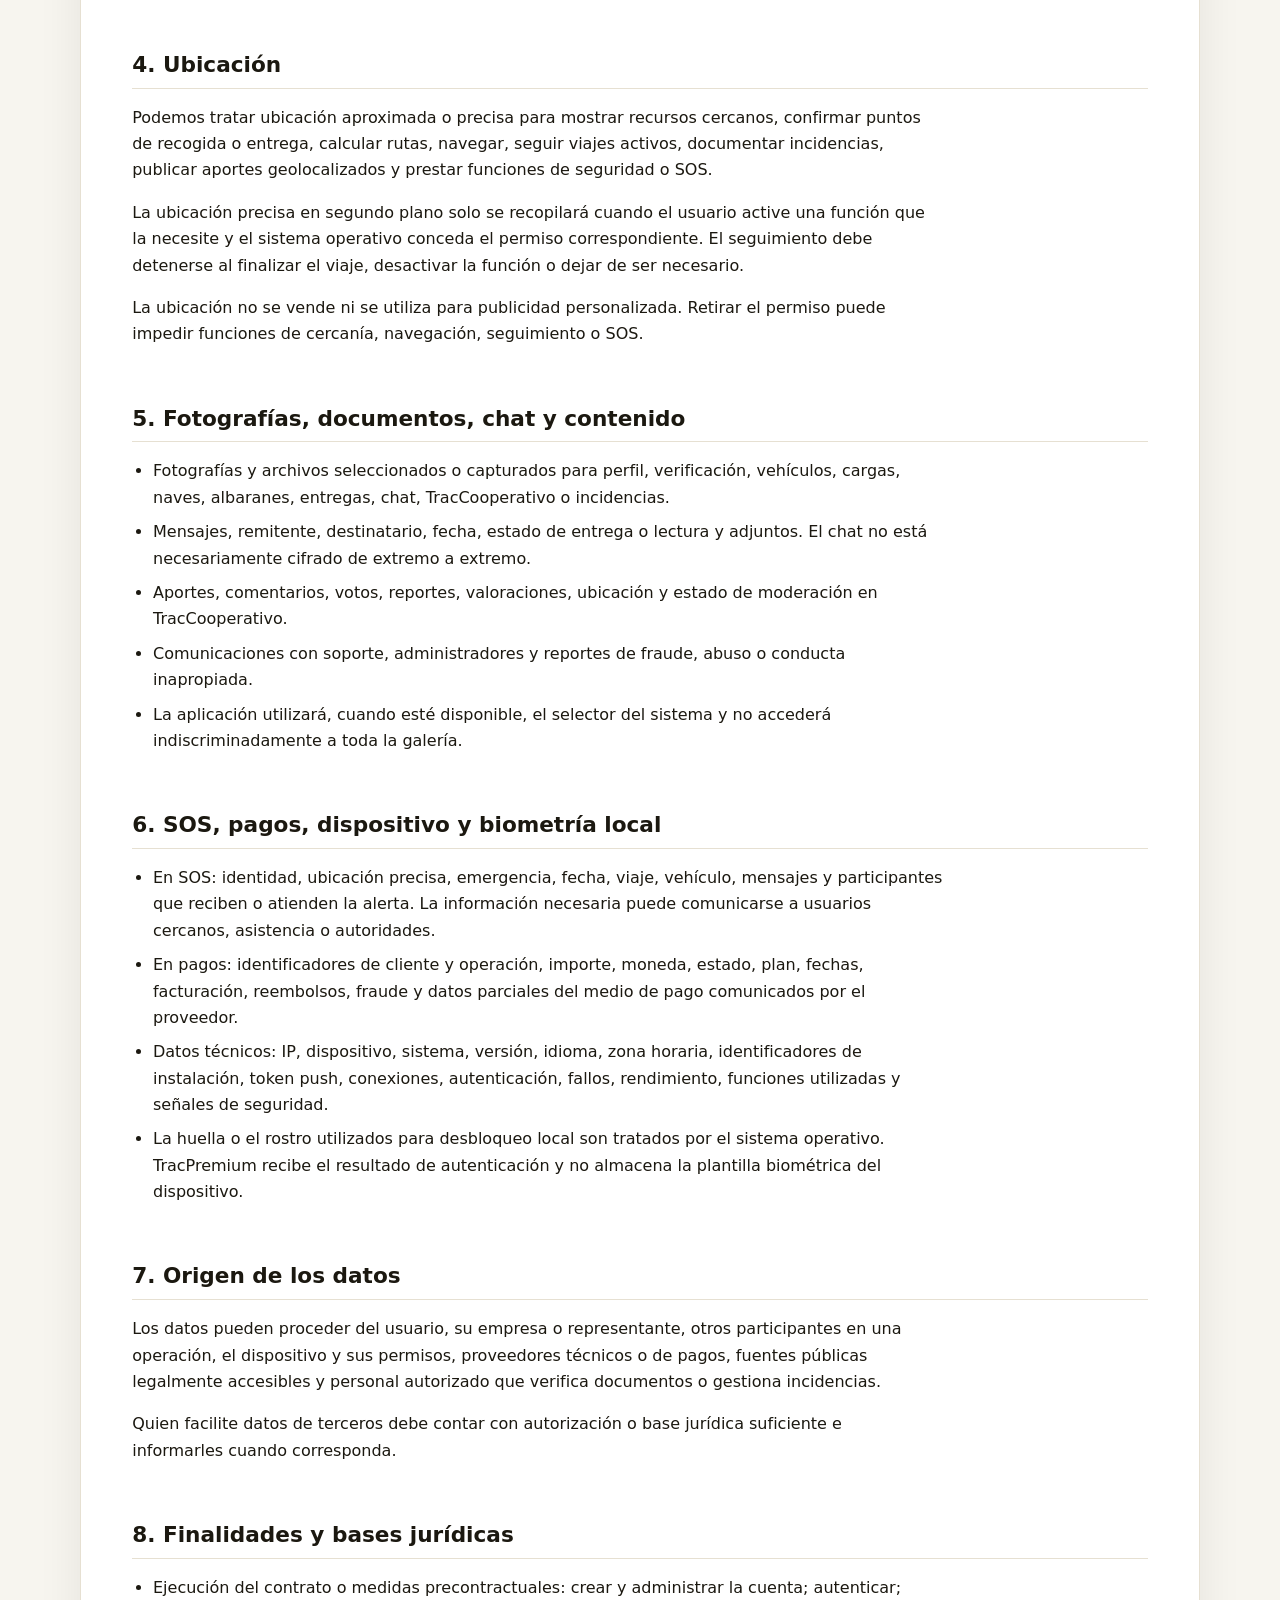
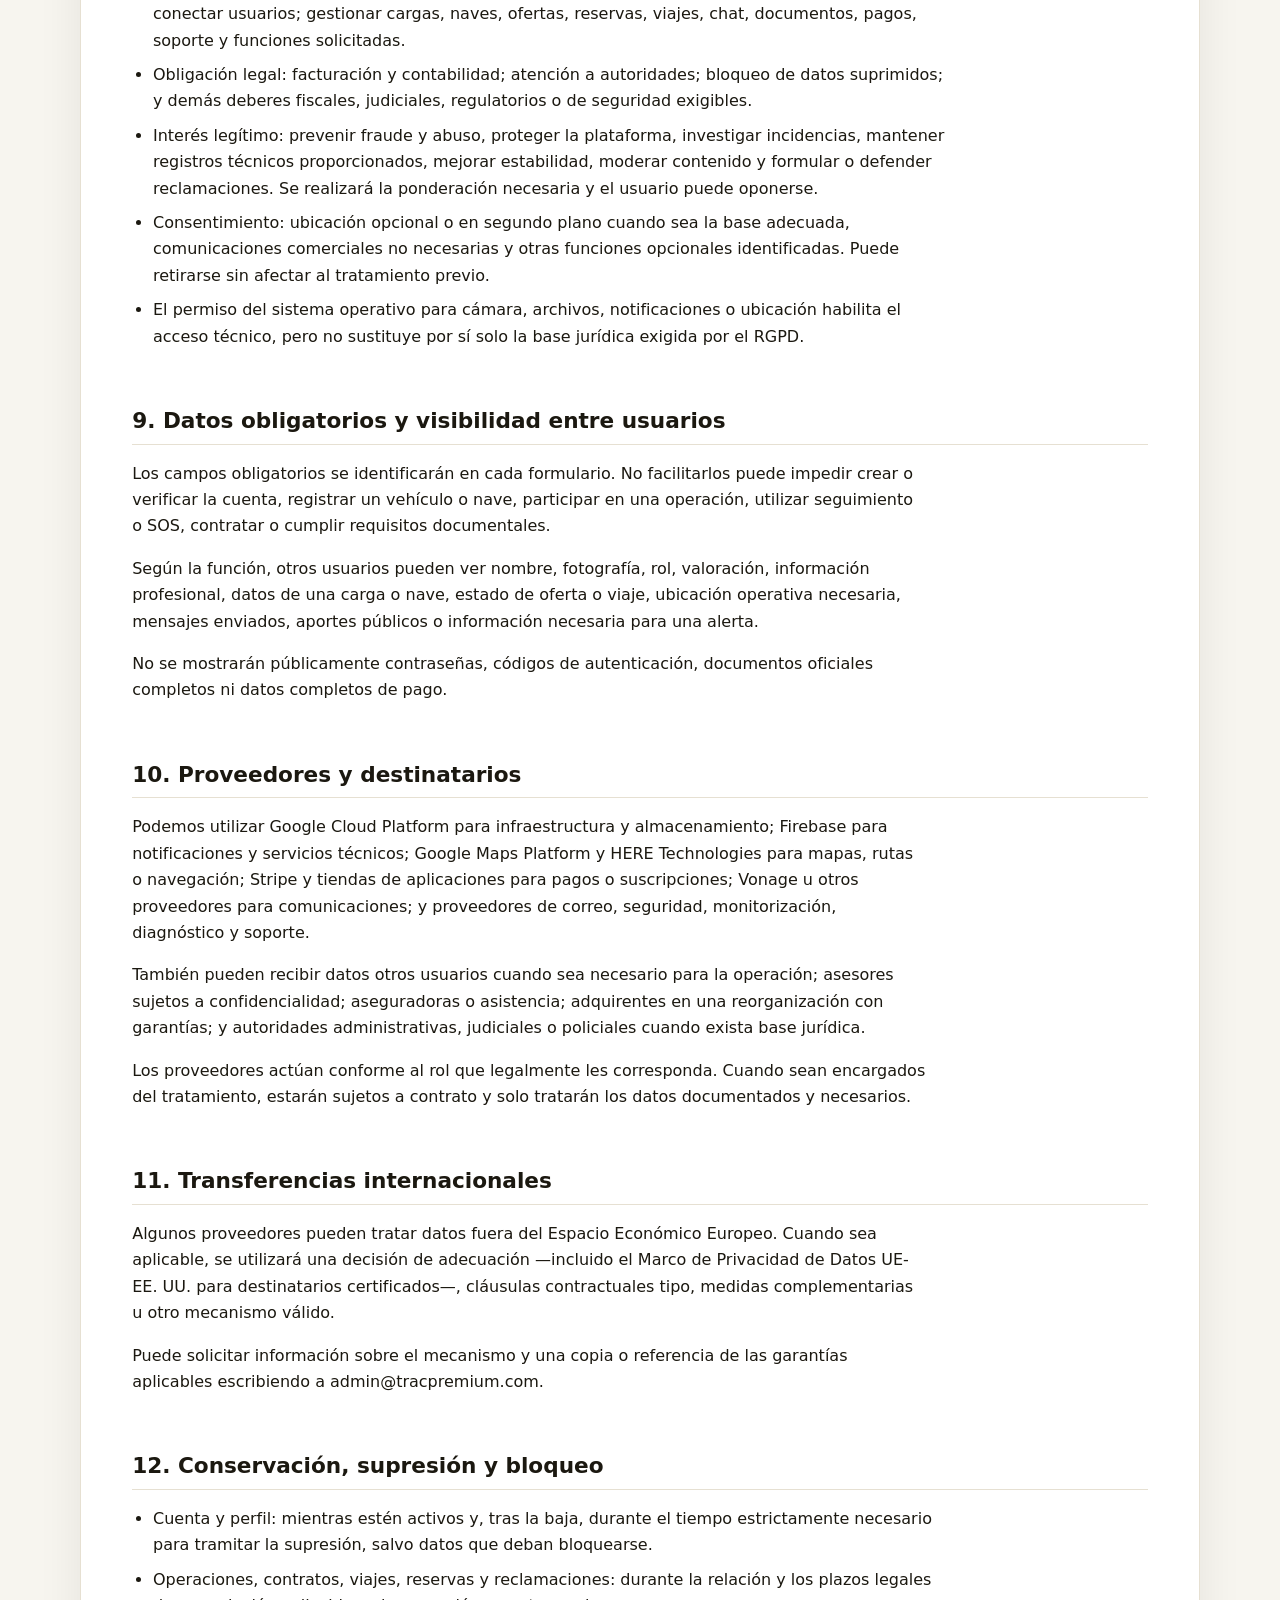
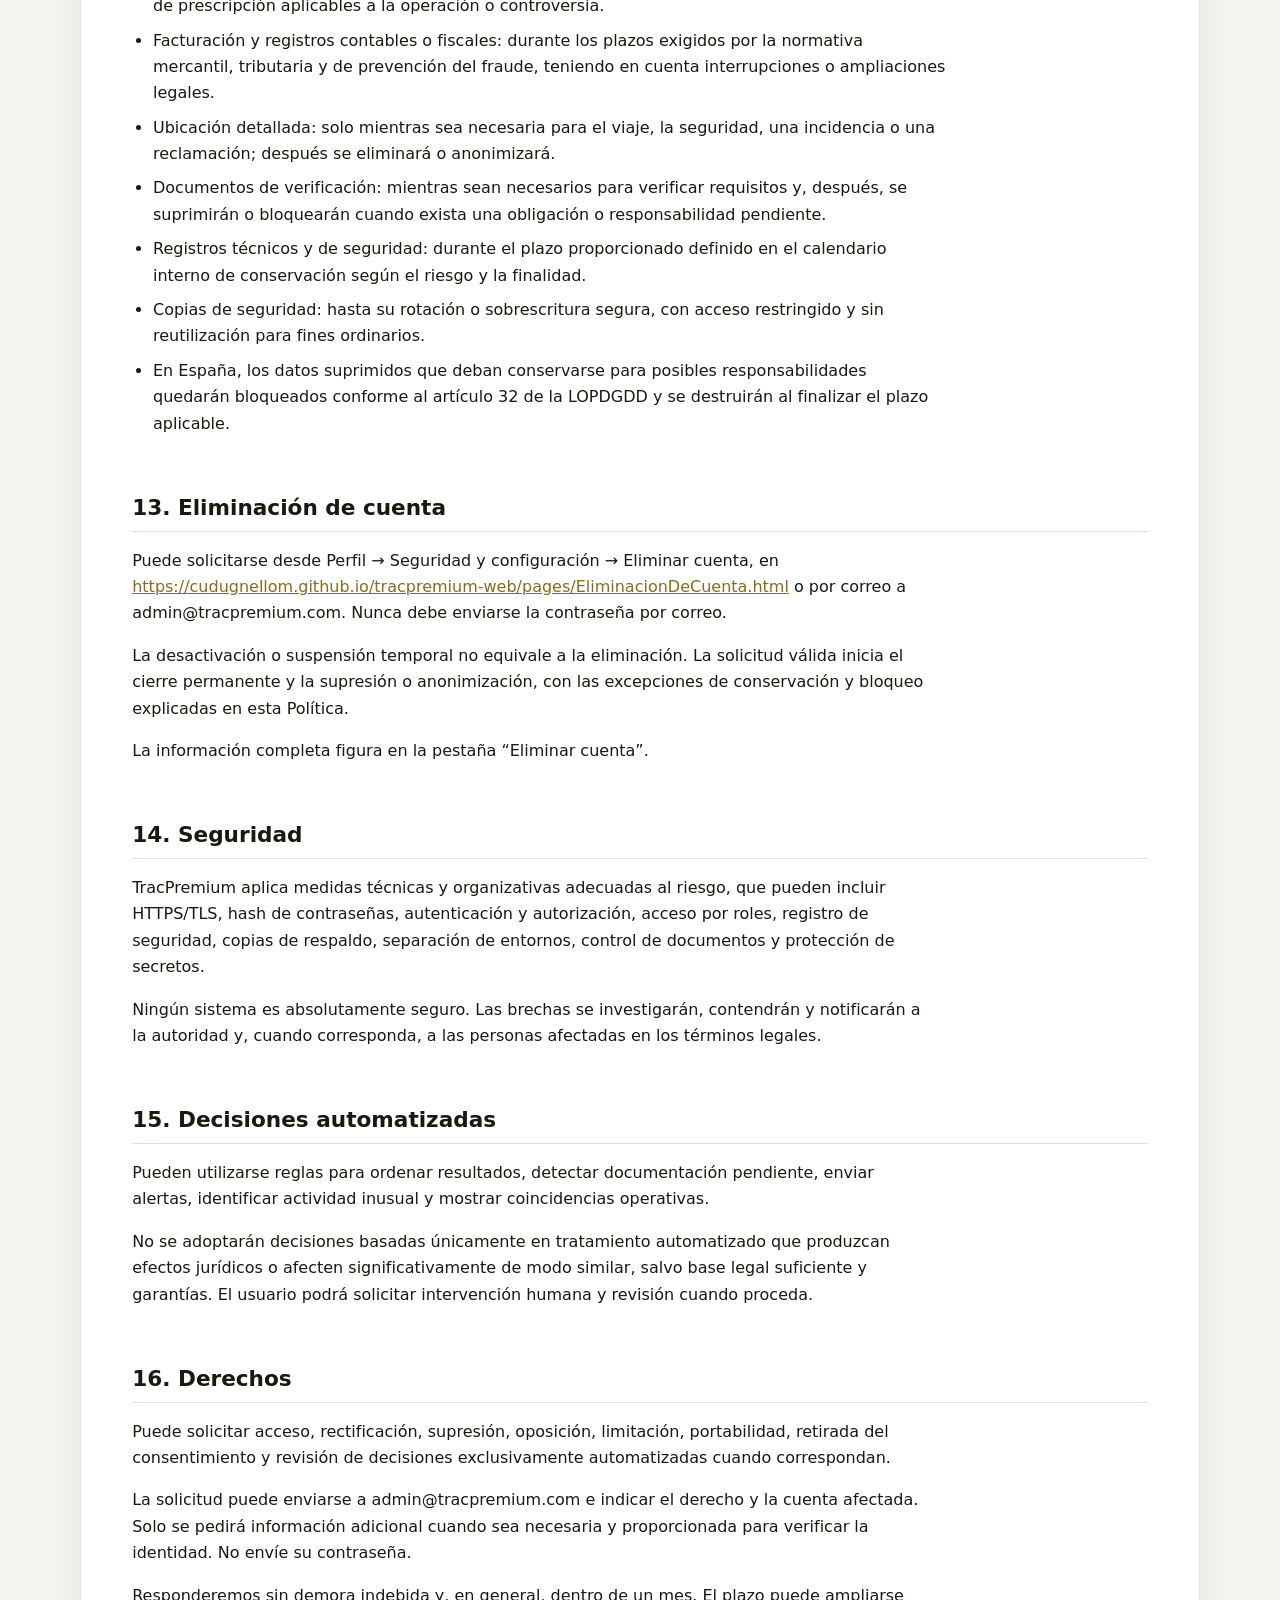
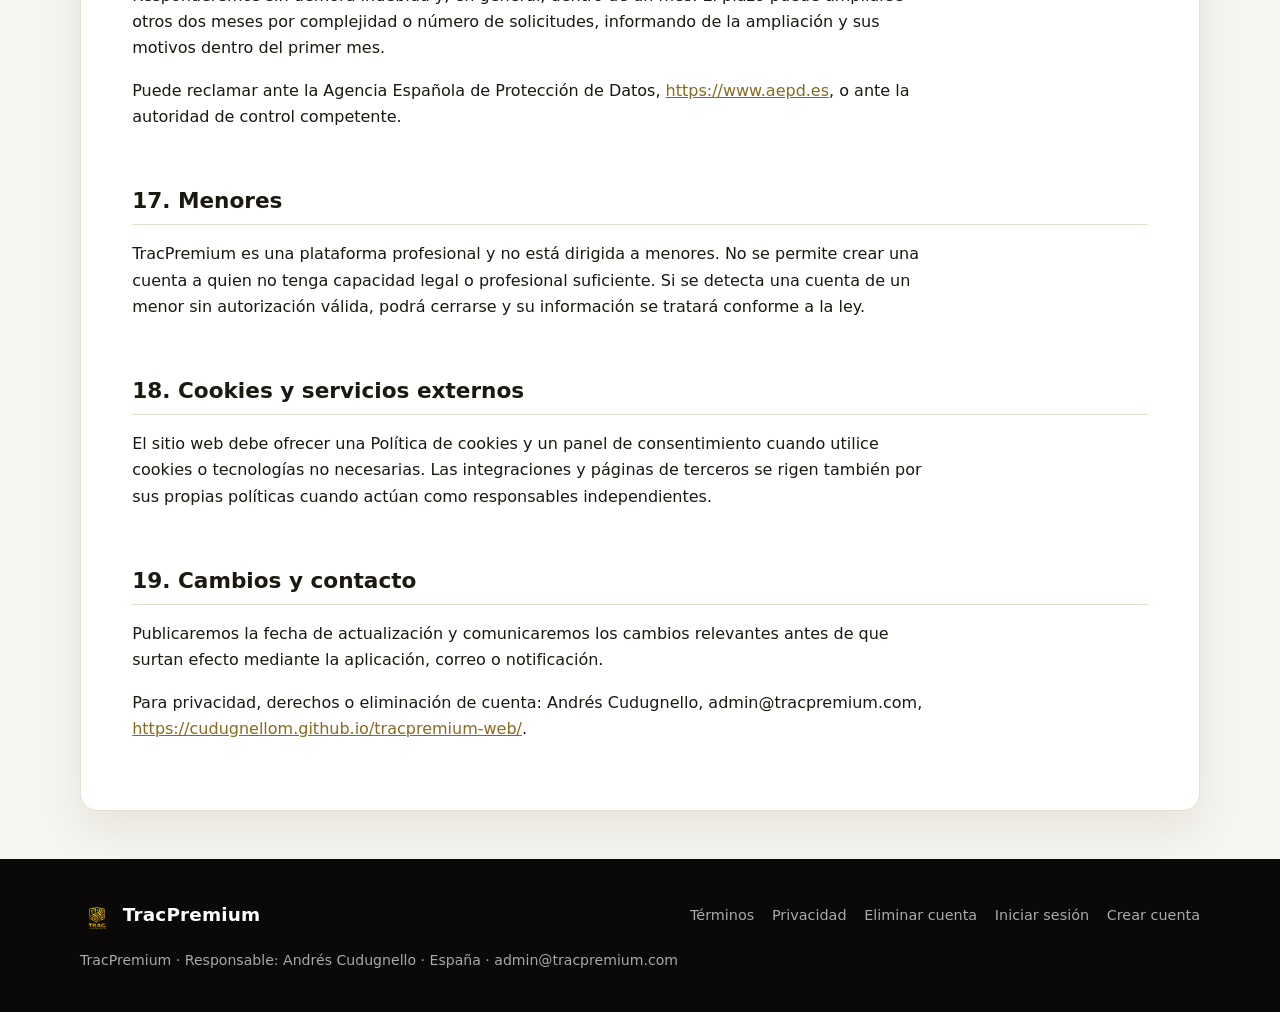
<file: frontend/pages/PoliticasDePrivacidad.html>
<!doctype html>
<html lang="es">
<head>
  <meta charset="utf-8">
  <meta name="viewport" content="width=device-width, initial-scale=1">
  <meta name="description" content="Política de privacidad de la aplicación, web y servicios de TracPremium.">
  <link rel="canonical" href="https://cudugnellom.github.io/tracpremium-web/pages/PoliticasDePrivacidad.html">
  <link rel="alternate" hreflang="en" href="https://cudugnellom.github.io/tracpremium-web/pages/PrivacyPolicy.html">
  <link rel="icon" href="../img/icon.png">
  <link rel="stylesheet" href="../css/style.css">
  <title>Política de Privacidad de TracPremium | TracPremium</title>
</head>
<body>
  <header class="site-header">
    <nav class="site-nav" aria-label="Documentación legal">
    <a class="brand" href="../index.html">
      <img src="../img/icon.png" alt="" width="34" height="34">
      TracPremium
    </a>
    <div class="nav-links">
      <a  href="../index.html">Inicio</a>
      <a  href="./TerminosYCondiciones.html">Términos y condiciones</a>
      <a aria-current="page" href="./PoliticasDePrivacidad.html">Política de privacidad</a>
      <a  href="./EliminacionDeCuenta.html">Eliminar cuenta</a>
    </div>
    <div class="nav-auth">
      <a class="btn btn-ghost" href="./login.html">Iniciar sesión</a>
      <a class="btn btn-primary" href="./registro.html">Crear cuenta</a>
    </div>
    <button class="nav-burger" type="button" aria-label="Abrir menú" aria-expanded="false"><span></span></button>
  </nav>
  </header>
  <main class="legal-shell">
    <div class="document-tools">
      <span>Última actualización: 2026-07-28</span>
      <a class="language-switch" hreflang="en" lang="en" href="./PrivacyPolicy.html">English</a>
    </div>
    <article class="legal-document">
      <h1>Política de Privacidad de TracPremium</h1>
      <p class="lead">Esta Política explica cómo se tratan los datos personales en la aplicación, el sitio web, el soporte y la plataforma de TracPremium. Se aplica según el rol, las funciones utilizadas y la relación concreta con la plataforma.</p>

      <section>
<h2>1. Responsable y ámbito</h2>
<p>Responsable del tratamiento: Andrés Cudugnello, persona física titular de la marca TracPremium en España. Correo de privacidad: admin@tracpremium.com. Sitio web: <a href="https://cudugnellom.github.io/tracpremium-web/" rel="noopener noreferrer">https://cudugnellom.github.io/tracpremium-web/</a>. País de establecimiento: España.</p>
<p>Esta Política se aplica a transportistas, conductores, generadores o propietarios de cargas, empresas cargadoras, propietarios o gestores de naves y almacenes, representantes, usuarios de TracCooperativo, personas que contactan con soporte y otros participantes autorizados.</p>
<p>TracPremium es una marca. El responsable del tratamiento es Andrés Cudugnello, persona física responsable y titular de la marca TracPremium, y no una entidad jurídica independiente.</p>
</section>
<section>
<h2>2. Datos de cuenta, identidad y contacto</h2>
<ul><li>Nombre, apellidos, usuario, correo electrónico, teléfono, dirección y país.</li><li>Idioma, preferencias, fotografía de perfil e identificadores internos.</li><li>Fechas de alta, acceso y modificación; estado de verificación, bloqueo, suspensión o eliminación.</li><li>Credencial protegida mediante hash criptográfico; TracPremium no debe poder leer la contraseña original.</li><li>Nombre comercial o razón social, NIF, CIF, NIE u otros identificadores fiscales, representante, domicilio profesional o fiscal y datos de facturación.</li></ul>
</section>
<section>
<h2>3. Verificación profesional, vehículos, cargas y naves</h2>
<ul><li>Selfie o fotografía de verificación; DNI, NIE, pasaporte u otro documento; permiso de conducir; CAP; tarjeta o autorización de transporte; tacógrafo; ADR; ATP y documentos equivalentes.</li><li>Matrícula, marca, modelo, tipo, capacidad, dimensiones, remolque, ficha técnica, ITV, seguro, disponibilidad y zonas de operación.</li><li>Origen, destino, recogida, entrega, fechas, mercancía, peso, volumen, pallets, requisitos, ofertas, reservas, asignaciones, incidencias, QR, albaranes, comprobantes e historial del viaje.</li><li>Dirección, ubicación, titularidad, fotografías, capacidad, superficie, licencias, seguros, certificados, disponibilidad y reservas de naves o almacenes.</li><li>Los documentos oficiales completos no se mostrarán públicamente. Si una selfie se somete a reconocimiento técnico para identificar de forma unívoca, se tratarán datos biométricos y se informará por separado de la base del artículo 9 RGPD y de las garantías aplicables.</li></ul>
</section>
<section>
<h2>4. Ubicación</h2>
<p>Podemos tratar ubicación aproximada o precisa para mostrar recursos cercanos, confirmar puntos de recogida o entrega, calcular rutas, navegar, seguir viajes activos, documentar incidencias, publicar aportes geolocalizados y prestar funciones de seguridad o SOS.</p>
<p>La ubicación precisa en segundo plano solo se recopilará cuando el usuario active una función que la necesite y el sistema operativo conceda el permiso correspondiente. El seguimiento debe detenerse al finalizar el viaje, desactivar la función o dejar de ser necesario.</p>
<p>La ubicación no se vende ni se utiliza para publicidad personalizada. Retirar el permiso puede impedir funciones de cercanía, navegación, seguimiento o SOS.</p>
</section>
<section>
<h2>5. Fotografías, documentos, chat y contenido</h2>
<ul><li>Fotografías y archivos seleccionados o capturados para perfil, verificación, vehículos, cargas, naves, albaranes, entregas, chat, TracCooperativo o incidencias.</li><li>Mensajes, remitente, destinatario, fecha, estado de entrega o lectura y adjuntos. El chat no está necesariamente cifrado de extremo a extremo.</li><li>Aportes, comentarios, votos, reportes, valoraciones, ubicación y estado de moderación en TracCooperativo.</li><li>Comunicaciones con soporte, administradores y reportes de fraude, abuso o conducta inapropiada.</li><li>La aplicación utilizará, cuando esté disponible, el selector del sistema y no accederá indiscriminadamente a toda la galería.</li></ul>
</section>
<section>
<h2>6. SOS, pagos, dispositivo y biometría local</h2>
<ul><li>En SOS: identidad, ubicación precisa, emergencia, fecha, viaje, vehículo, mensajes y participantes que reciben o atienden la alerta. La información necesaria puede comunicarse a usuarios cercanos, asistencia o autoridades.</li><li>En pagos: identificadores de cliente y operación, importe, moneda, estado, plan, fechas, facturación, reembolsos, fraude y datos parciales del medio de pago comunicados por el proveedor.</li><li>Datos técnicos: IP, dispositivo, sistema, versión, idioma, zona horaria, identificadores de instalación, token push, conexiones, autenticación, fallos, rendimiento, funciones utilizadas y señales de seguridad.</li><li>La huella o el rostro utilizados para desbloqueo local son tratados por el sistema operativo. TracPremium recibe el resultado de autenticación y no almacena la plantilla biométrica del dispositivo.</li></ul>
</section>
<section>
<h2>7. Origen de los datos</h2>
<p>Los datos pueden proceder del usuario, su empresa o representante, otros participantes en una operación, el dispositivo y sus permisos, proveedores técnicos o de pagos, fuentes públicas legalmente accesibles y personal autorizado que verifica documentos o gestiona incidencias.</p>
<p>Quien facilite datos de terceros debe contar con autorización o base jurídica suficiente e informarles cuando corresponda.</p>
</section>
<section>
<h2>8. Finalidades y bases jurídicas</h2>
<ul><li>Ejecución del contrato o medidas precontractuales: crear y administrar la cuenta; autenticar; conectar usuarios; gestionar cargas, naves, ofertas, reservas, viajes, chat, documentos, pagos, soporte y funciones solicitadas.</li><li>Obligación legal: facturación y contabilidad; atención a autoridades; bloqueo de datos suprimidos; y demás deberes fiscales, judiciales, regulatorios o de seguridad exigibles.</li><li>Interés legítimo: prevenir fraude y abuso, proteger la plataforma, investigar incidencias, mantener registros técnicos proporcionados, mejorar estabilidad, moderar contenido y formular o defender reclamaciones. Se realizará la ponderación necesaria y el usuario puede oponerse.</li><li>Consentimiento: ubicación opcional o en segundo plano cuando sea la base adecuada, comunicaciones comerciales no necesarias y otras funciones opcionales identificadas. Puede retirarse sin afectar al tratamiento previo.</li><li>El permiso del sistema operativo para cámara, archivos, notificaciones o ubicación habilita el acceso técnico, pero no sustituye por sí solo la base jurídica exigida por el RGPD.</li></ul>
</section>
<section>
<h2>9. Datos obligatorios y visibilidad entre usuarios</h2>
<p>Los campos obligatorios se identificarán en cada formulario. No facilitarlos puede impedir crear o verificar la cuenta, registrar un vehículo o nave, participar en una operación, utilizar seguimiento o SOS, contratar o cumplir requisitos documentales.</p>
<p>Según la función, otros usuarios pueden ver nombre, fotografía, rol, valoración, información profesional, datos de una carga o nave, estado de oferta o viaje, ubicación operativa necesaria, mensajes enviados, aportes públicos o información necesaria para una alerta.</p>
<p>No se mostrarán públicamente contraseñas, códigos de autenticación, documentos oficiales completos ni datos completos de pago.</p>
</section>
<section>
<h2>10. Proveedores y destinatarios</h2>
<p>Podemos utilizar Google Cloud Platform para infraestructura y almacenamiento; Firebase para notificaciones y servicios técnicos; Google Maps Platform y HERE Technologies para mapas, rutas o navegación; Stripe y tiendas de aplicaciones para pagos o suscripciones; Vonage u otros proveedores para comunicaciones; y proveedores de correo, seguridad, monitorización, diagnóstico y soporte.</p>
<p>También pueden recibir datos otros usuarios cuando sea necesario para la operación; asesores sujetos a confidencialidad; aseguradoras o asistencia; adquirentes en una reorganización con garantías; y autoridades administrativas, judiciales o policiales cuando exista base jurídica.</p>
<p>Los proveedores actúan conforme al rol que legalmente les corresponda. Cuando sean encargados del tratamiento, estarán sujetos a contrato y solo tratarán los datos documentados y necesarios.</p>
</section>
<section>
<h2>11. Transferencias internacionales</h2>
<p>Algunos proveedores pueden tratar datos fuera del Espacio Económico Europeo. Cuando sea aplicable, se utilizará una decisión de adecuación —incluido el Marco de Privacidad de Datos UE-EE. UU. para destinatarios certificados—, cláusulas contractuales tipo, medidas complementarias u otro mecanismo válido.</p>
<p>Puede solicitar información sobre el mecanismo y una copia o referencia de las garantías aplicables escribiendo a admin@tracpremium.com.</p>
</section>
<section>
<h2>12. Conservación, supresión y bloqueo</h2>
<ul><li>Cuenta y perfil: mientras estén activos y, tras la baja, durante el tiempo estrictamente necesario para tramitar la supresión, salvo datos que deban bloquearse.</li><li>Operaciones, contratos, viajes, reservas y reclamaciones: durante la relación y los plazos legales de prescripción aplicables a la operación o controversia.</li><li>Facturación y registros contables o fiscales: durante los plazos exigidos por la normativa mercantil, tributaria y de prevención del fraude, teniendo en cuenta interrupciones o ampliaciones legales.</li><li>Ubicación detallada: solo mientras sea necesaria para el viaje, la seguridad, una incidencia o una reclamación; después se eliminará o anonimizará.</li><li>Documentos de verificación: mientras sean necesarios para verificar requisitos y, después, se suprimirán o bloquearán cuando exista una obligación o responsabilidad pendiente.</li><li>Registros técnicos y de seguridad: durante el plazo proporcionado definido en el calendario interno de conservación según el riesgo y la finalidad.</li><li>Copias de seguridad: hasta su rotación o sobrescritura segura, con acceso restringido y sin reutilización para fines ordinarios.</li><li>En España, los datos suprimidos que deban conservarse para posibles responsabilidades quedarán bloqueados conforme al artículo 32 de la LOPDGDD y se destruirán al finalizar el plazo aplicable.</li></ul>
</section>
<section>
<h2>13. Eliminación de cuenta</h2>
<p>Puede solicitarse desde Perfil → Seguridad y configuración → Eliminar cuenta, en <a href="https://cudugnellom.github.io/tracpremium-web/pages/EliminacionDeCuenta.html" rel="noopener noreferrer">https://cudugnellom.github.io/tracpremium-web/pages/EliminacionDeCuenta.html</a> o por correo a admin@tracpremium.com. Nunca debe enviarse la contraseña por correo.</p>
<p>La desactivación o suspensión temporal no equivale a la eliminación. La solicitud válida inicia el cierre permanente y la supresión o anonimización, con las excepciones de conservación y bloqueo explicadas en esta Política.</p>
<p>La información completa figura en la pestaña “Eliminar cuenta”.</p>
</section>
<section>
<h2>14. Seguridad</h2>
<p>TracPremium aplica medidas técnicas y organizativas adecuadas al riesgo, que pueden incluir HTTPS/TLS, hash de contraseñas, autenticación y autorización, acceso por roles, registro de seguridad, copias de respaldo, separación de entornos, control de documentos y protección de secretos.</p>
<p>Ningún sistema es absolutamente seguro. Las brechas se investigarán, contendrán y notificarán a la autoridad y, cuando corresponda, a las personas afectadas en los términos legales.</p>
</section>
<section>
<h2>15. Decisiones automatizadas</h2>
<p>Pueden utilizarse reglas para ordenar resultados, detectar documentación pendiente, enviar alertas, identificar actividad inusual y mostrar coincidencias operativas.</p>
<p>No se adoptarán decisiones basadas únicamente en tratamiento automatizado que produzcan efectos jurídicos o afecten significativamente de modo similar, salvo base legal suficiente y garantías. El usuario podrá solicitar intervención humana y revisión cuando proceda.</p>
</section>
<section>
<h2>16. Derechos</h2>
<p>Puede solicitar acceso, rectificación, supresión, oposición, limitación, portabilidad, retirada del consentimiento y revisión de decisiones exclusivamente automatizadas cuando correspondan.</p>
<p>La solicitud puede enviarse a admin@tracpremium.com e indicar el derecho y la cuenta afectada. Solo se pedirá información adicional cuando sea necesaria y proporcionada para verificar la identidad. No envíe su contraseña.</p>
<p>Responderemos sin demora indebida y, en general, dentro de un mes. El plazo puede ampliarse otros dos meses por complejidad o número de solicitudes, informando de la ampliación y sus motivos dentro del primer mes.</p>
<p>Puede reclamar ante la Agencia Española de Protección de Datos, <a href="https://www.aepd.es" rel="noopener noreferrer">https://www.aepd.es</a>, o ante la autoridad de control competente.</p>
</section>
<section>
<h2>17. Menores</h2>
<p>TracPremium es una plataforma profesional y no está dirigida a menores. No se permite crear una cuenta a quien no tenga capacidad legal o profesional suficiente. Si se detecta una cuenta de un menor sin autorización válida, podrá cerrarse y su información se tratará conforme a la ley.</p>
</section>
<section>
<h2>18. Cookies y servicios externos</h2>
<p>El sitio web debe ofrecer una Política de cookies y un panel de consentimiento cuando utilice cookies o tecnologías no necesarias. Las integraciones y páginas de terceros se rigen también por sus propias políticas cuando actúan como responsables independientes.</p>
</section>
<section>
<h2>19. Cambios y contacto</h2>
<p>Publicaremos la fecha de actualización y comunicaremos los cambios relevantes antes de que surtan efecto mediante la aplicación, correo o notificación.</p>
<p>Para privacidad, derechos o eliminación de cuenta: Andrés Cudugnello, admin@tracpremium.com, <a href="https://cudugnellom.github.io/tracpremium-web/" rel="noopener noreferrer">https://cudugnellom.github.io/tracpremium-web/</a>.</p>
</section>
    </article>
  </main>
  <footer class="site-footer">
    <div class="home-shell">
      <a class="brand" href="../index.html">
        <img src="../img/icon.png" alt="" width="28" height="28">
        TracPremium
      </a>
      <div class="footer-links">
        <a href="./TerminosYCondiciones.html">Términos</a>
        <a href="./PoliticasDePrivacidad.html">Privacidad</a>
        <a href="./EliminacionDeCuenta.html">Eliminar cuenta</a>
        <a href="./login.html">Iniciar sesión</a>
        <a href="./registro.html">Crear cuenta</a>
      </div>
      <p>TracPremium · Responsable: Andrés Cudugnello · España · admin@tracpremium.com</p>
    </div>
  </footer>
  <script src="../js/site.js" defer></script>
</body>
</html>
</file>
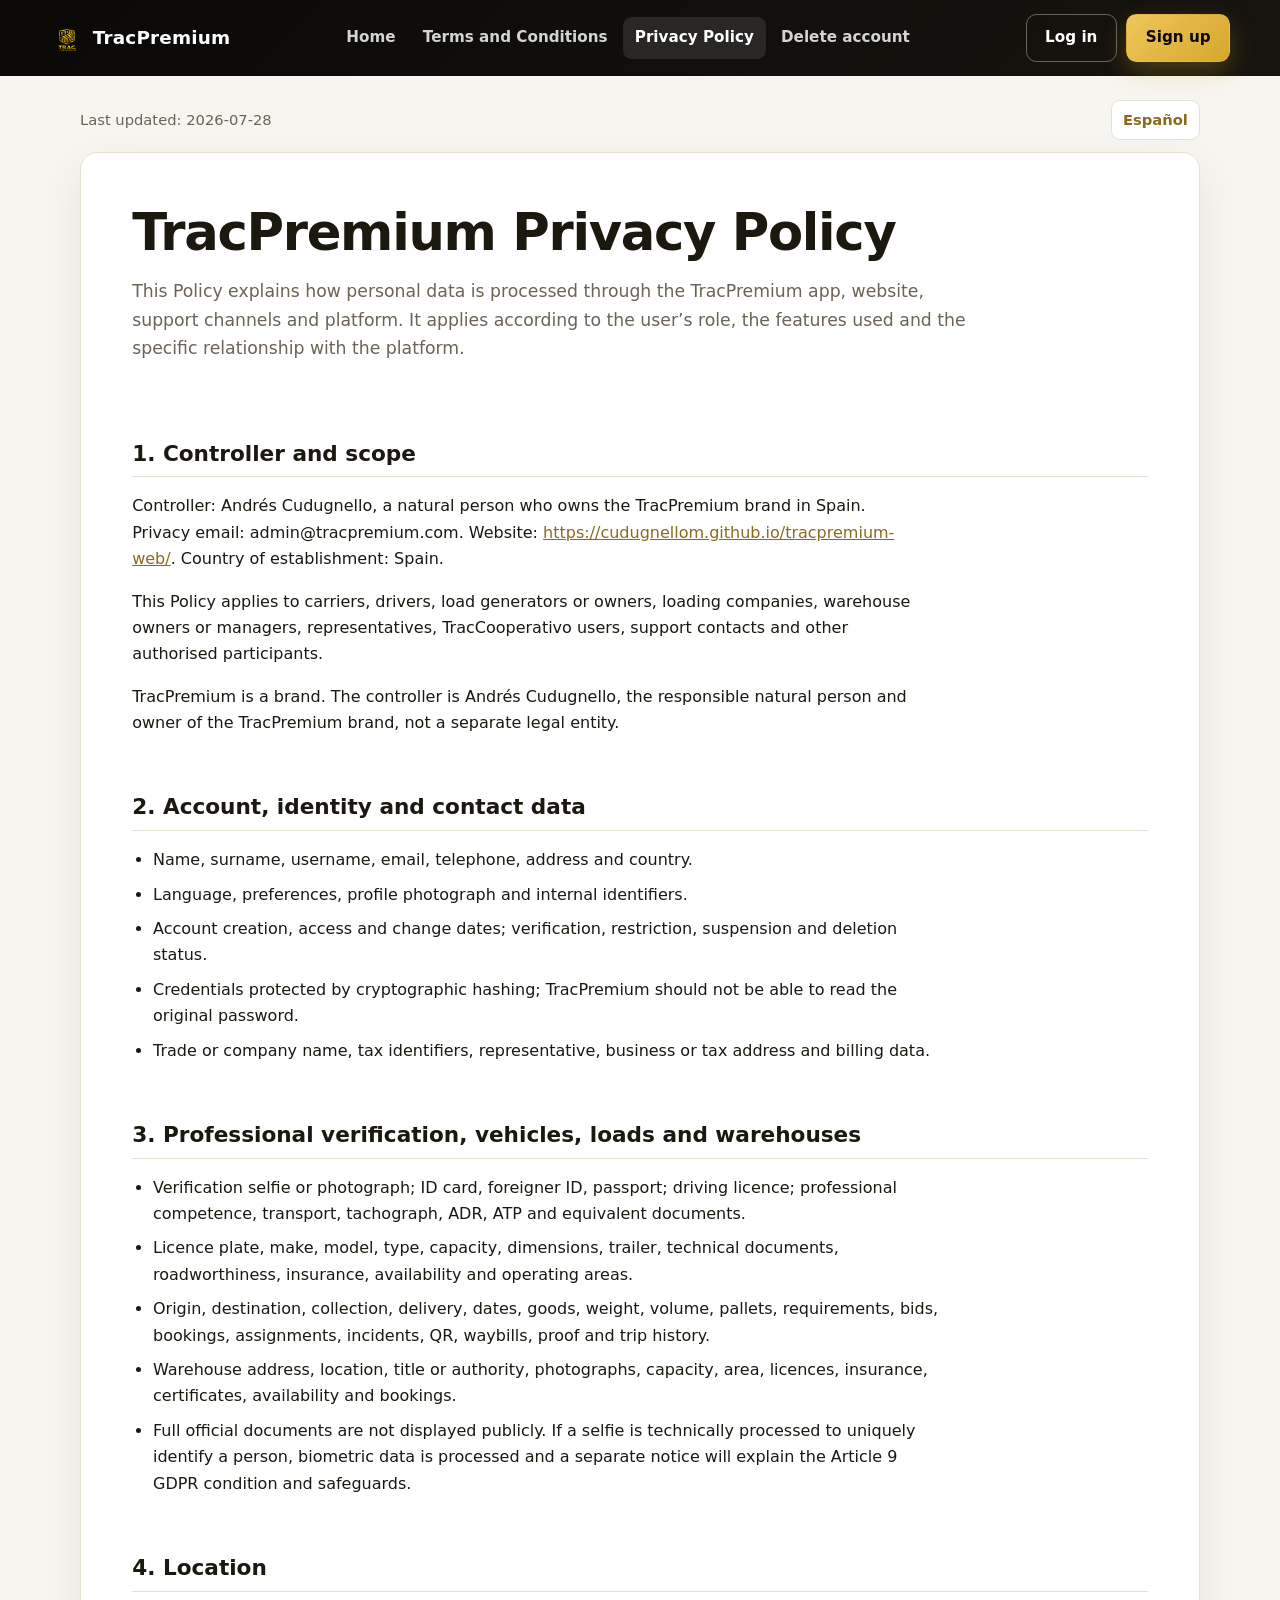
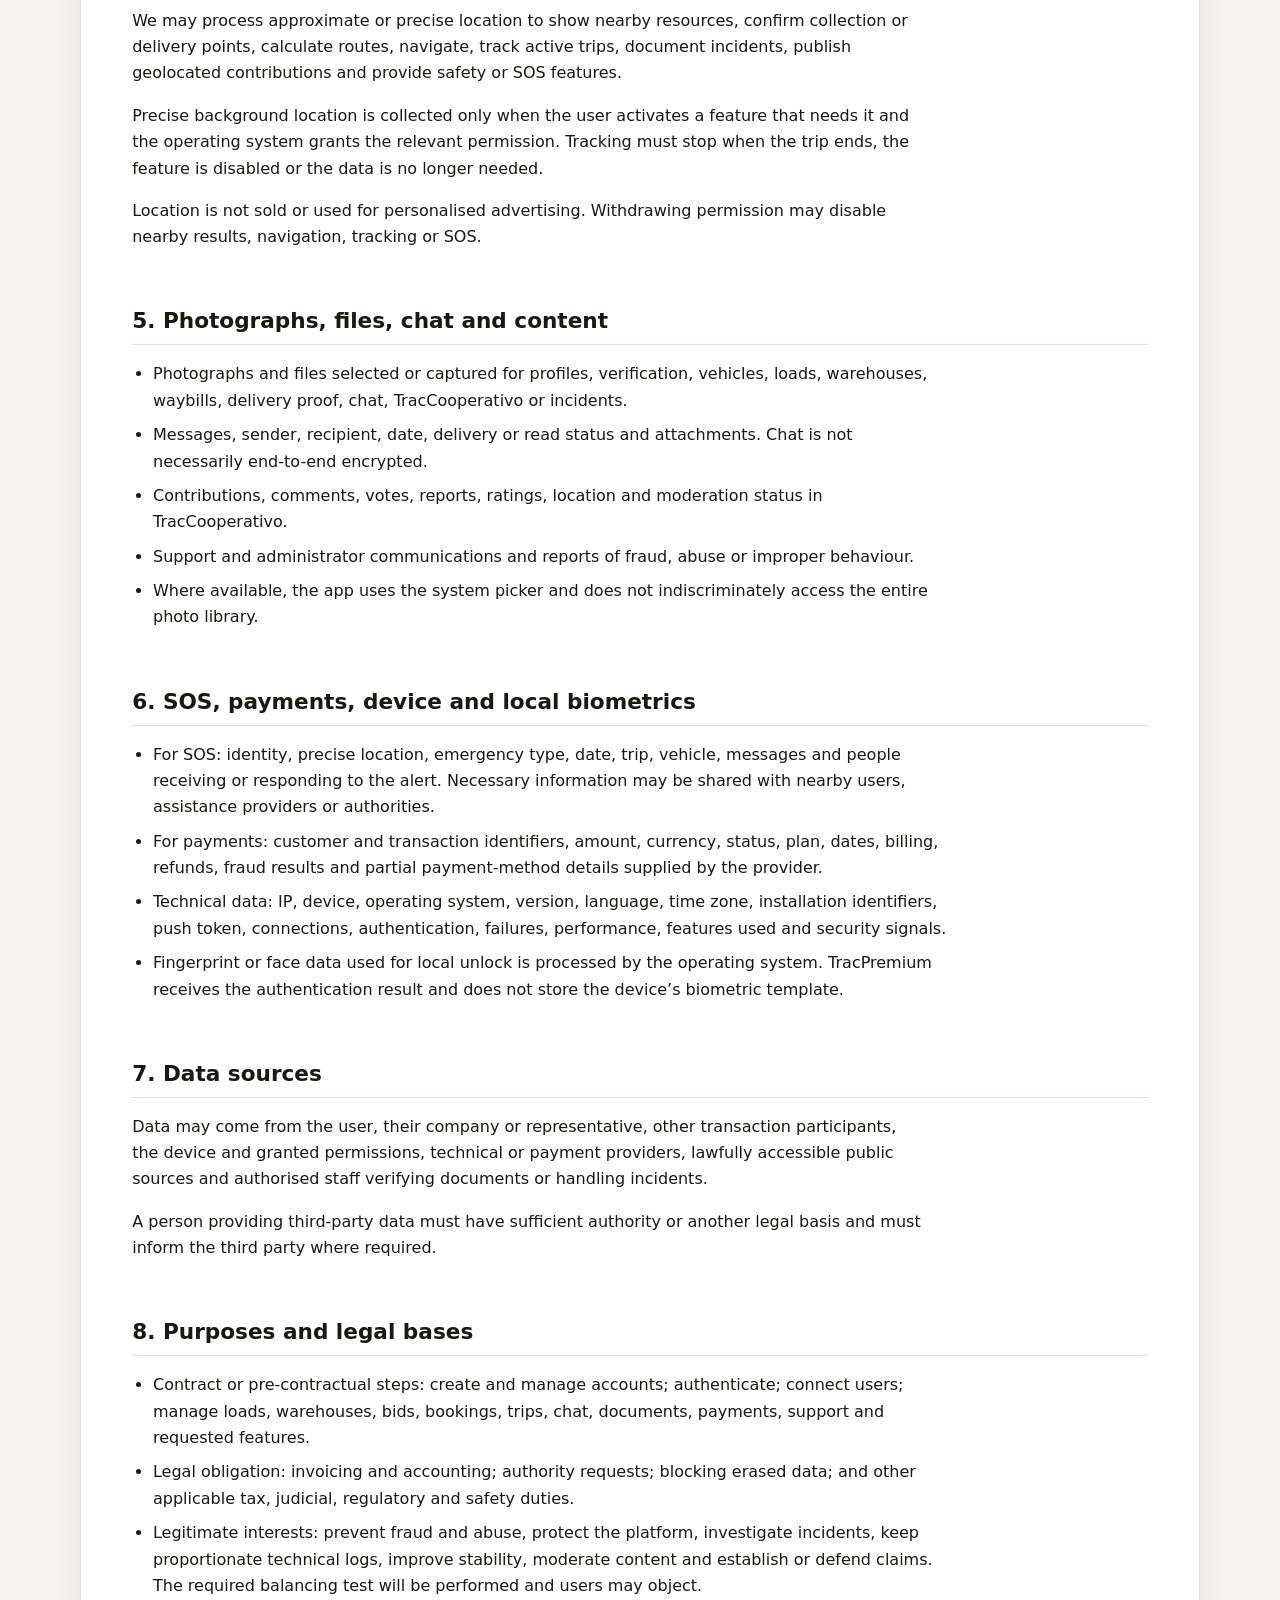
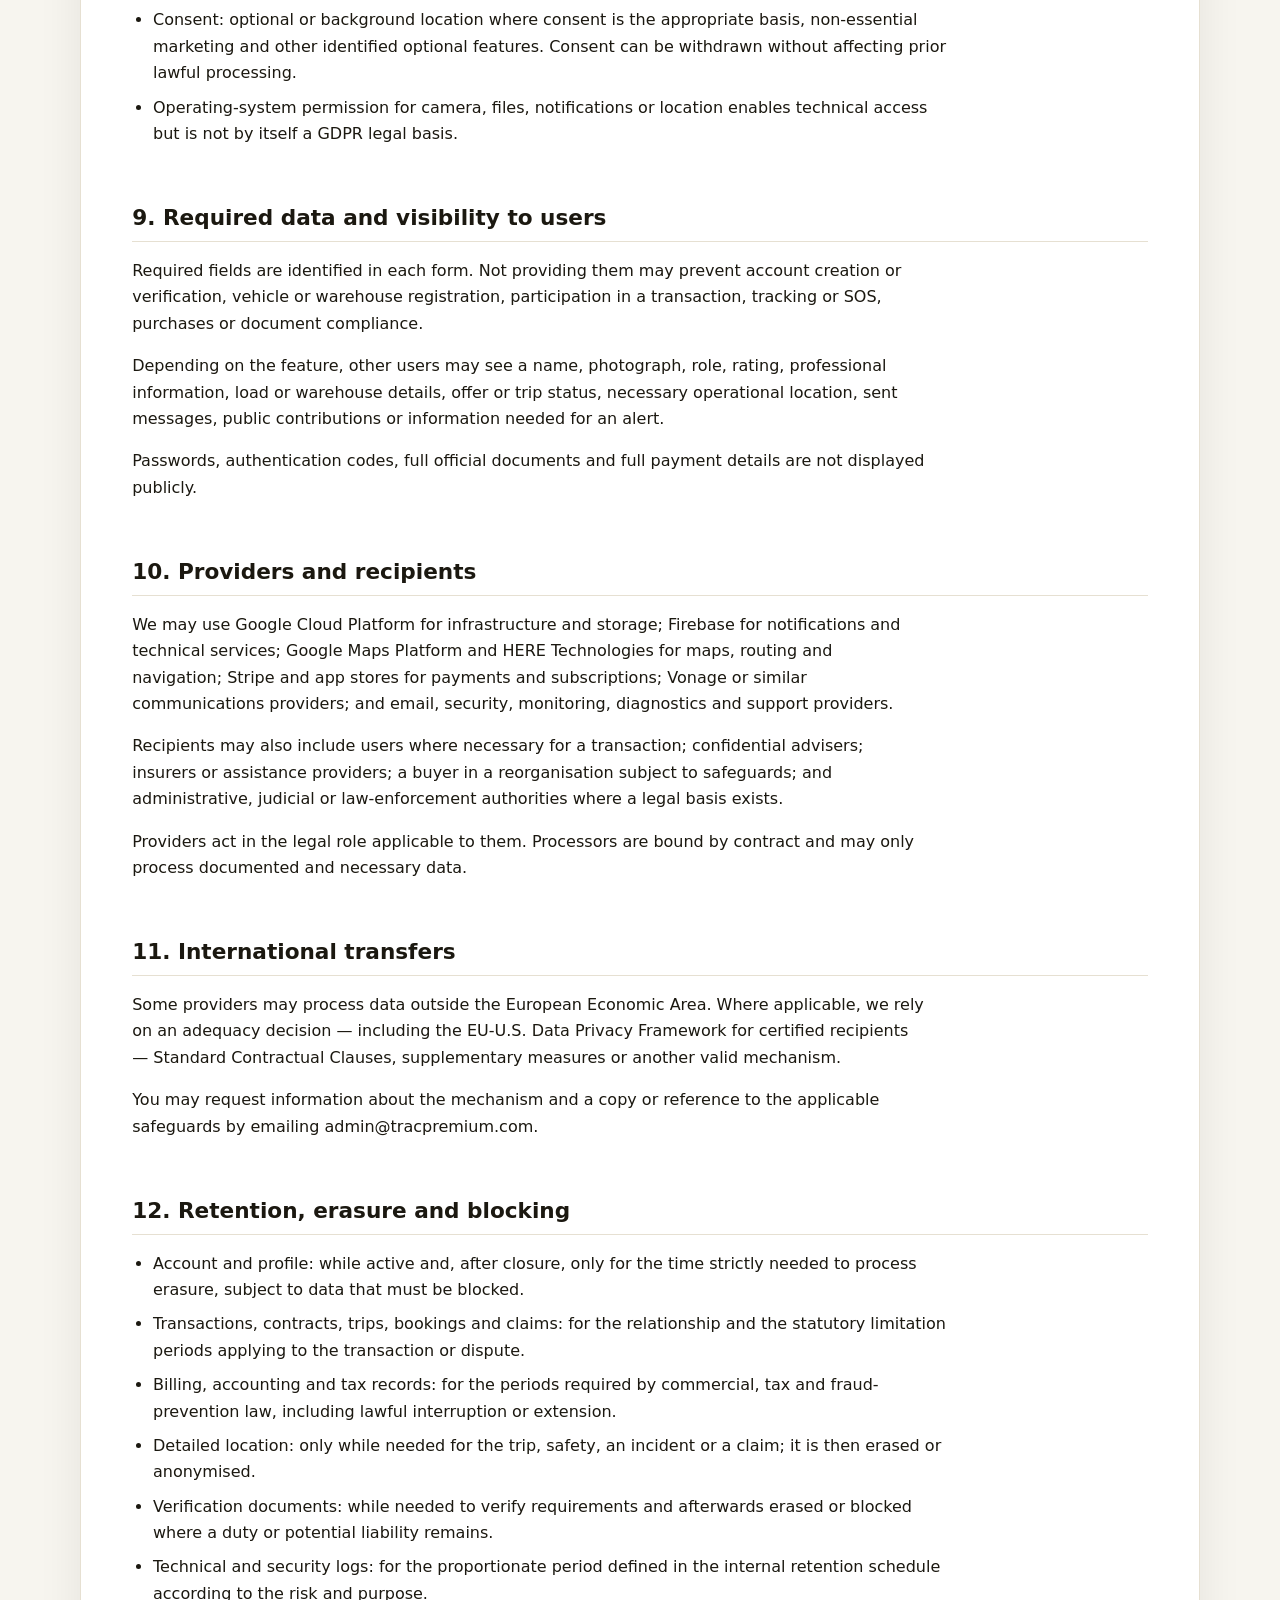
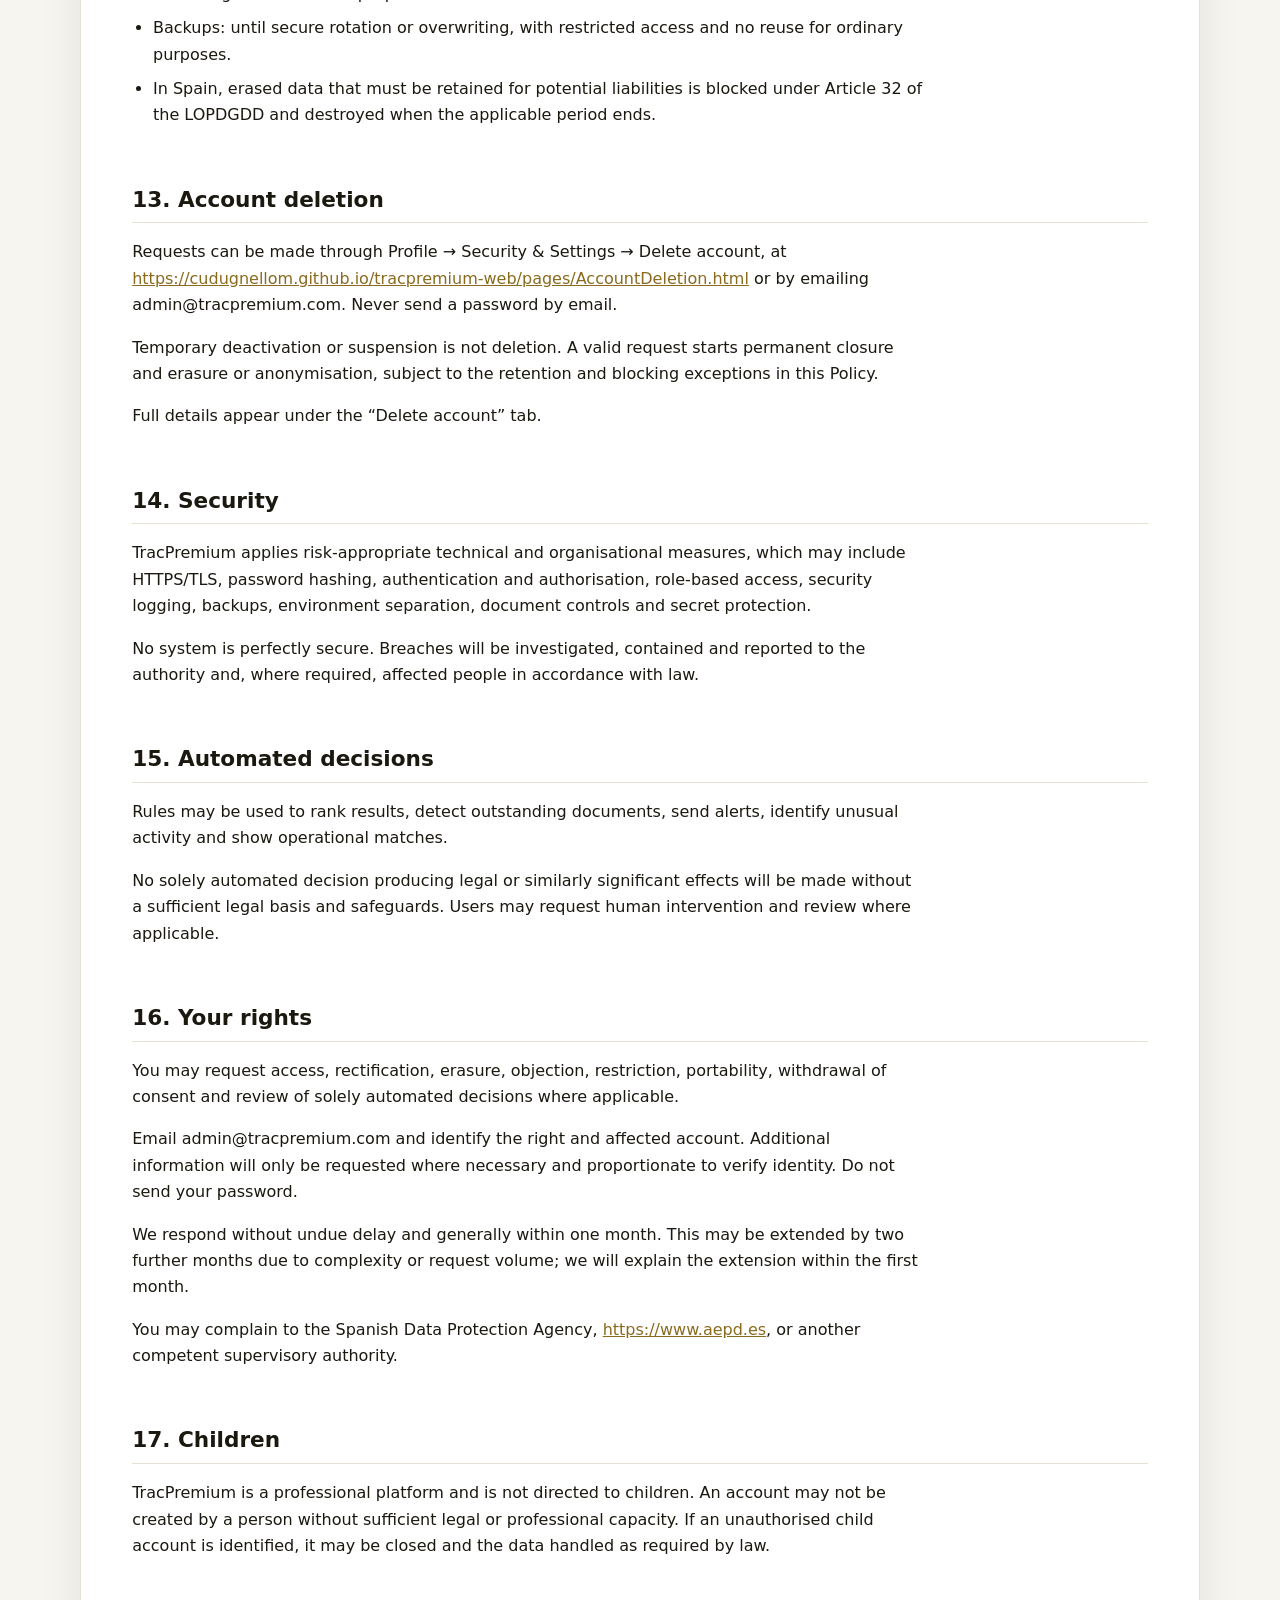
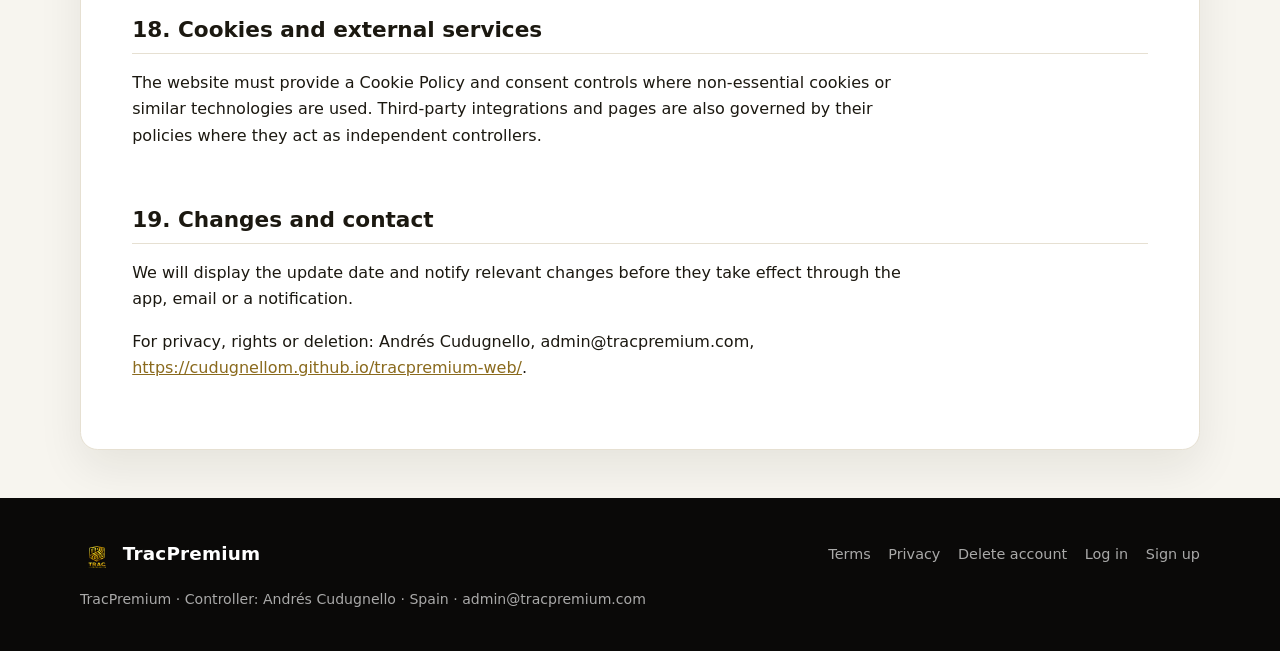
<file: frontend/pages/PrivacyPolicy.html>
<!doctype html>
<html lang="en">
<head>
  <meta charset="utf-8">
  <meta name="viewport" content="width=device-width, initial-scale=1">
  <meta name="description" content="Privacy policy for the TracPremium app, website and services.">
  <link rel="canonical" href="https://cudugnellom.github.io/tracpremium-web/pages/PrivacyPolicy.html">
  <link rel="alternate" hreflang="es" href="https://cudugnellom.github.io/tracpremium-web/pages/PoliticasDePrivacidad.html">
  <link rel="icon" href="../img/icon.png">
  <link rel="stylesheet" href="../css/style.css">
  <title>TracPremium Privacy Policy | TracPremium</title>
</head>
<body>
  <header class="site-header">
    <nav class="site-nav" aria-label="Legal documents">
    <a class="brand" href="../index.html">
      <img src="../img/icon.png" alt="" width="34" height="34">
      TracPremium
    </a>
    <div class="nav-links">
      <a  href="../index.html">Home</a>
      <a  href="./TermsAndConditions.html">Terms and Conditions</a>
      <a aria-current="page" href="./PrivacyPolicy.html">Privacy Policy</a>
      <a  href="./AccountDeletion.html">Delete account</a>
    </div>
    <div class="nav-auth">
      <a class="btn btn-ghost" href="./login.html">Log in</a>
      <a class="btn btn-primary" href="./registro.html">Sign up</a>
    </div>
    <button class="nav-burger" type="button" aria-label="Open menu" aria-expanded="false"><span></span></button>
  </nav>
  </header>
  <main class="legal-shell">
    <div class="document-tools">
      <span>Last updated: 2026-07-28</span>
      <a class="language-switch" hreflang="es" lang="es" href="./PoliticasDePrivacidad.html">Español</a>
    </div>
    <article class="legal-document">
      <h1>TracPremium Privacy Policy</h1>
      <p class="lead">This Policy explains how personal data is processed through the TracPremium app, website, support channels and platform. It applies according to the user’s role, the features used and the specific relationship with the platform.</p>

      <section>
<h2>1. Controller and scope</h2>
<p>Controller: Andrés Cudugnello, a natural person who owns the TracPremium brand in Spain. Privacy email: admin@tracpremium.com. Website: <a href="https://cudugnellom.github.io/tracpremium-web/" rel="noopener noreferrer">https://cudugnellom.github.io/tracpremium-web/</a>. Country of establishment: Spain.</p>
<p>This Policy applies to carriers, drivers, load generators or owners, loading companies, warehouse owners or managers, representatives, TracCooperativo users, support contacts and other authorised participants.</p>
<p>TracPremium is a brand. The controller is Andrés Cudugnello, the responsible natural person and owner of the TracPremium brand, not a separate legal entity.</p>
</section>
<section>
<h2>2. Account, identity and contact data</h2>
<ul><li>Name, surname, username, email, telephone, address and country.</li><li>Language, preferences, profile photograph and internal identifiers.</li><li>Account creation, access and change dates; verification, restriction, suspension and deletion status.</li><li>Credentials protected by cryptographic hashing; TracPremium should not be able to read the original password.</li><li>Trade or company name, tax identifiers, representative, business or tax address and billing data.</li></ul>
</section>
<section>
<h2>3. Professional verification, vehicles, loads and warehouses</h2>
<ul><li>Verification selfie or photograph; ID card, foreigner ID, passport; driving licence; professional competence, transport, tachograph, ADR, ATP and equivalent documents.</li><li>Licence plate, make, model, type, capacity, dimensions, trailer, technical documents, roadworthiness, insurance, availability and operating areas.</li><li>Origin, destination, collection, delivery, dates, goods, weight, volume, pallets, requirements, bids, bookings, assignments, incidents, QR, waybills, proof and trip history.</li><li>Warehouse address, location, title or authority, photographs, capacity, area, licences, insurance, certificates, availability and bookings.</li><li>Full official documents are not displayed publicly. If a selfie is technically processed to uniquely identify a person, biometric data is processed and a separate notice will explain the Article 9 GDPR condition and safeguards.</li></ul>
</section>
<section>
<h2>4. Location</h2>
<p>We may process approximate or precise location to show nearby resources, confirm collection or delivery points, calculate routes, navigate, track active trips, document incidents, publish geolocated contributions and provide safety or SOS features.</p>
<p>Precise background location is collected only when the user activates a feature that needs it and the operating system grants the relevant permission. Tracking must stop when the trip ends, the feature is disabled or the data is no longer needed.</p>
<p>Location is not sold or used for personalised advertising. Withdrawing permission may disable nearby results, navigation, tracking or SOS.</p>
</section>
<section>
<h2>5. Photographs, files, chat and content</h2>
<ul><li>Photographs and files selected or captured for profiles, verification, vehicles, loads, warehouses, waybills, delivery proof, chat, TracCooperativo or incidents.</li><li>Messages, sender, recipient, date, delivery or read status and attachments. Chat is not necessarily end-to-end encrypted.</li><li>Contributions, comments, votes, reports, ratings, location and moderation status in TracCooperativo.</li><li>Support and administrator communications and reports of fraud, abuse or improper behaviour.</li><li>Where available, the app uses the system picker and does not indiscriminately access the entire photo library.</li></ul>
</section>
<section>
<h2>6. SOS, payments, device and local biometrics</h2>
<ul><li>For SOS: identity, precise location, emergency type, date, trip, vehicle, messages and people receiving or responding to the alert. Necessary information may be shared with nearby users, assistance providers or authorities.</li><li>For payments: customer and transaction identifiers, amount, currency, status, plan, dates, billing, refunds, fraud results and partial payment-method details supplied by the provider.</li><li>Technical data: IP, device, operating system, version, language, time zone, installation identifiers, push token, connections, authentication, failures, performance, features used and security signals.</li><li>Fingerprint or face data used for local unlock is processed by the operating system. TracPremium receives the authentication result and does not store the device’s biometric template.</li></ul>
</section>
<section>
<h2>7. Data sources</h2>
<p>Data may come from the user, their company or representative, other transaction participants, the device and granted permissions, technical or payment providers, lawfully accessible public sources and authorised staff verifying documents or handling incidents.</p>
<p>A person providing third-party data must have sufficient authority or another legal basis and must inform the third party where required.</p>
</section>
<section>
<h2>8. Purposes and legal bases</h2>
<ul><li>Contract or pre-contractual steps: create and manage accounts; authenticate; connect users; manage loads, warehouses, bids, bookings, trips, chat, documents, payments, support and requested features.</li><li>Legal obligation: invoicing and accounting; authority requests; blocking erased data; and other applicable tax, judicial, regulatory and safety duties.</li><li>Legitimate interests: prevent fraud and abuse, protect the platform, investigate incidents, keep proportionate technical logs, improve stability, moderate content and establish or defend claims. The required balancing test will be performed and users may object.</li><li>Consent: optional or background location where consent is the appropriate basis, non-essential marketing and other identified optional features. Consent can be withdrawn without affecting prior lawful processing.</li><li>Operating-system permission for camera, files, notifications or location enables technical access but is not by itself a GDPR legal basis.</li></ul>
</section>
<section>
<h2>9. Required data and visibility to users</h2>
<p>Required fields are identified in each form. Not providing them may prevent account creation or verification, vehicle or warehouse registration, participation in a transaction, tracking or SOS, purchases or document compliance.</p>
<p>Depending on the feature, other users may see a name, photograph, role, rating, professional information, load or warehouse details, offer or trip status, necessary operational location, sent messages, public contributions or information needed for an alert.</p>
<p>Passwords, authentication codes, full official documents and full payment details are not displayed publicly.</p>
</section>
<section>
<h2>10. Providers and recipients</h2>
<p>We may use Google Cloud Platform for infrastructure and storage; Firebase for notifications and technical services; Google Maps Platform and HERE Technologies for maps, routing and navigation; Stripe and app stores for payments and subscriptions; Vonage or similar communications providers; and email, security, monitoring, diagnostics and support providers.</p>
<p>Recipients may also include users where necessary for a transaction; confidential advisers; insurers or assistance providers; a buyer in a reorganisation subject to safeguards; and administrative, judicial or law-enforcement authorities where a legal basis exists.</p>
<p>Providers act in the legal role applicable to them. Processors are bound by contract and may only process documented and necessary data.</p>
</section>
<section>
<h2>11. International transfers</h2>
<p>Some providers may process data outside the European Economic Area. Where applicable, we rely on an adequacy decision — including the EU-U.S. Data Privacy Framework for certified recipients — Standard Contractual Clauses, supplementary measures or another valid mechanism.</p>
<p>You may request information about the mechanism and a copy or reference to the applicable safeguards by emailing admin@tracpremium.com.</p>
</section>
<section>
<h2>12. Retention, erasure and blocking</h2>
<ul><li>Account and profile: while active and, after closure, only for the time strictly needed to process erasure, subject to data that must be blocked.</li><li>Transactions, contracts, trips, bookings and claims: for the relationship and the statutory limitation periods applying to the transaction or dispute.</li><li>Billing, accounting and tax records: for the periods required by commercial, tax and fraud-prevention law, including lawful interruption or extension.</li><li>Detailed location: only while needed for the trip, safety, an incident or a claim; it is then erased or anonymised.</li><li>Verification documents: while needed to verify requirements and afterwards erased or blocked where a duty or potential liability remains.</li><li>Technical and security logs: for the proportionate period defined in the internal retention schedule according to the risk and purpose.</li><li>Backups: until secure rotation or overwriting, with restricted access and no reuse for ordinary purposes.</li><li>In Spain, erased data that must be retained for potential liabilities is blocked under Article 32 of the LOPDGDD and destroyed when the applicable period ends.</li></ul>
</section>
<section>
<h2>13. Account deletion</h2>
<p>Requests can be made through Profile → Security &amp; Settings → Delete account, at <a href="https://cudugnellom.github.io/tracpremium-web/pages/AccountDeletion.html" rel="noopener noreferrer">https://cudugnellom.github.io/tracpremium-web/pages/AccountDeletion.html</a> or by emailing admin@tracpremium.com. Never send a password by email.</p>
<p>Temporary deactivation or suspension is not deletion. A valid request starts permanent closure and erasure or anonymisation, subject to the retention and blocking exceptions in this Policy.</p>
<p>Full details appear under the “Delete account” tab.</p>
</section>
<section>
<h2>14. Security</h2>
<p>TracPremium applies risk-appropriate technical and organisational measures, which may include HTTPS/TLS, password hashing, authentication and authorisation, role-based access, security logging, backups, environment separation, document controls and secret protection.</p>
<p>No system is perfectly secure. Breaches will be investigated, contained and reported to the authority and, where required, affected people in accordance with law.</p>
</section>
<section>
<h2>15. Automated decisions</h2>
<p>Rules may be used to rank results, detect outstanding documents, send alerts, identify unusual activity and show operational matches.</p>
<p>No solely automated decision producing legal or similarly significant effects will be made without a sufficient legal basis and safeguards. Users may request human intervention and review where applicable.</p>
</section>
<section>
<h2>16. Your rights</h2>
<p>You may request access, rectification, erasure, objection, restriction, portability, withdrawal of consent and review of solely automated decisions where applicable.</p>
<p>Email admin@tracpremium.com and identify the right and affected account. Additional information will only be requested where necessary and proportionate to verify identity. Do not send your password.</p>
<p>We respond without undue delay and generally within one month. This may be extended by two further months due to complexity or request volume; we will explain the extension within the first month.</p>
<p>You may complain to the Spanish Data Protection Agency, <a href="https://www.aepd.es" rel="noopener noreferrer">https://www.aepd.es</a>, or another competent supervisory authority.</p>
</section>
<section>
<h2>17. Children</h2>
<p>TracPremium is a professional platform and is not directed to children. An account may not be created by a person without sufficient legal or professional capacity. If an unauthorised child account is identified, it may be closed and the data handled as required by law.</p>
</section>
<section>
<h2>18. Cookies and external services</h2>
<p>The website must provide a Cookie Policy and consent controls where non-essential cookies or similar technologies are used. Third-party integrations and pages are also governed by their policies where they act as independent controllers.</p>
</section>
<section>
<h2>19. Changes and contact</h2>
<p>We will display the update date and notify relevant changes before they take effect through the app, email or a notification.</p>
<p>For privacy, rights or deletion: Andrés Cudugnello, admin@tracpremium.com, <a href="https://cudugnellom.github.io/tracpremium-web/" rel="noopener noreferrer">https://cudugnellom.github.io/tracpremium-web/</a>.</p>
</section>
    </article>
  </main>
  <footer class="site-footer">
    <div class="home-shell">
      <a class="brand" href="../index.html">
        <img src="../img/icon.png" alt="" width="28" height="28">
        TracPremium
      </a>
      <div class="footer-links">
        <a href="./TermsAndConditions.html">Terms</a>
        <a href="./PrivacyPolicy.html">Privacy</a>
        <a href="./AccountDeletion.html">Delete account</a>
        <a href="./login.html">Log in</a>
        <a href="./registro.html">Sign up</a>
      </div>
      <p>TracPremium · Controller: Andrés Cudugnello · Spain · admin@tracpremium.com</p>
    </div>
  </footer>
  <script src="../js/site.js" defer></script>
</body>
</html>
</file>
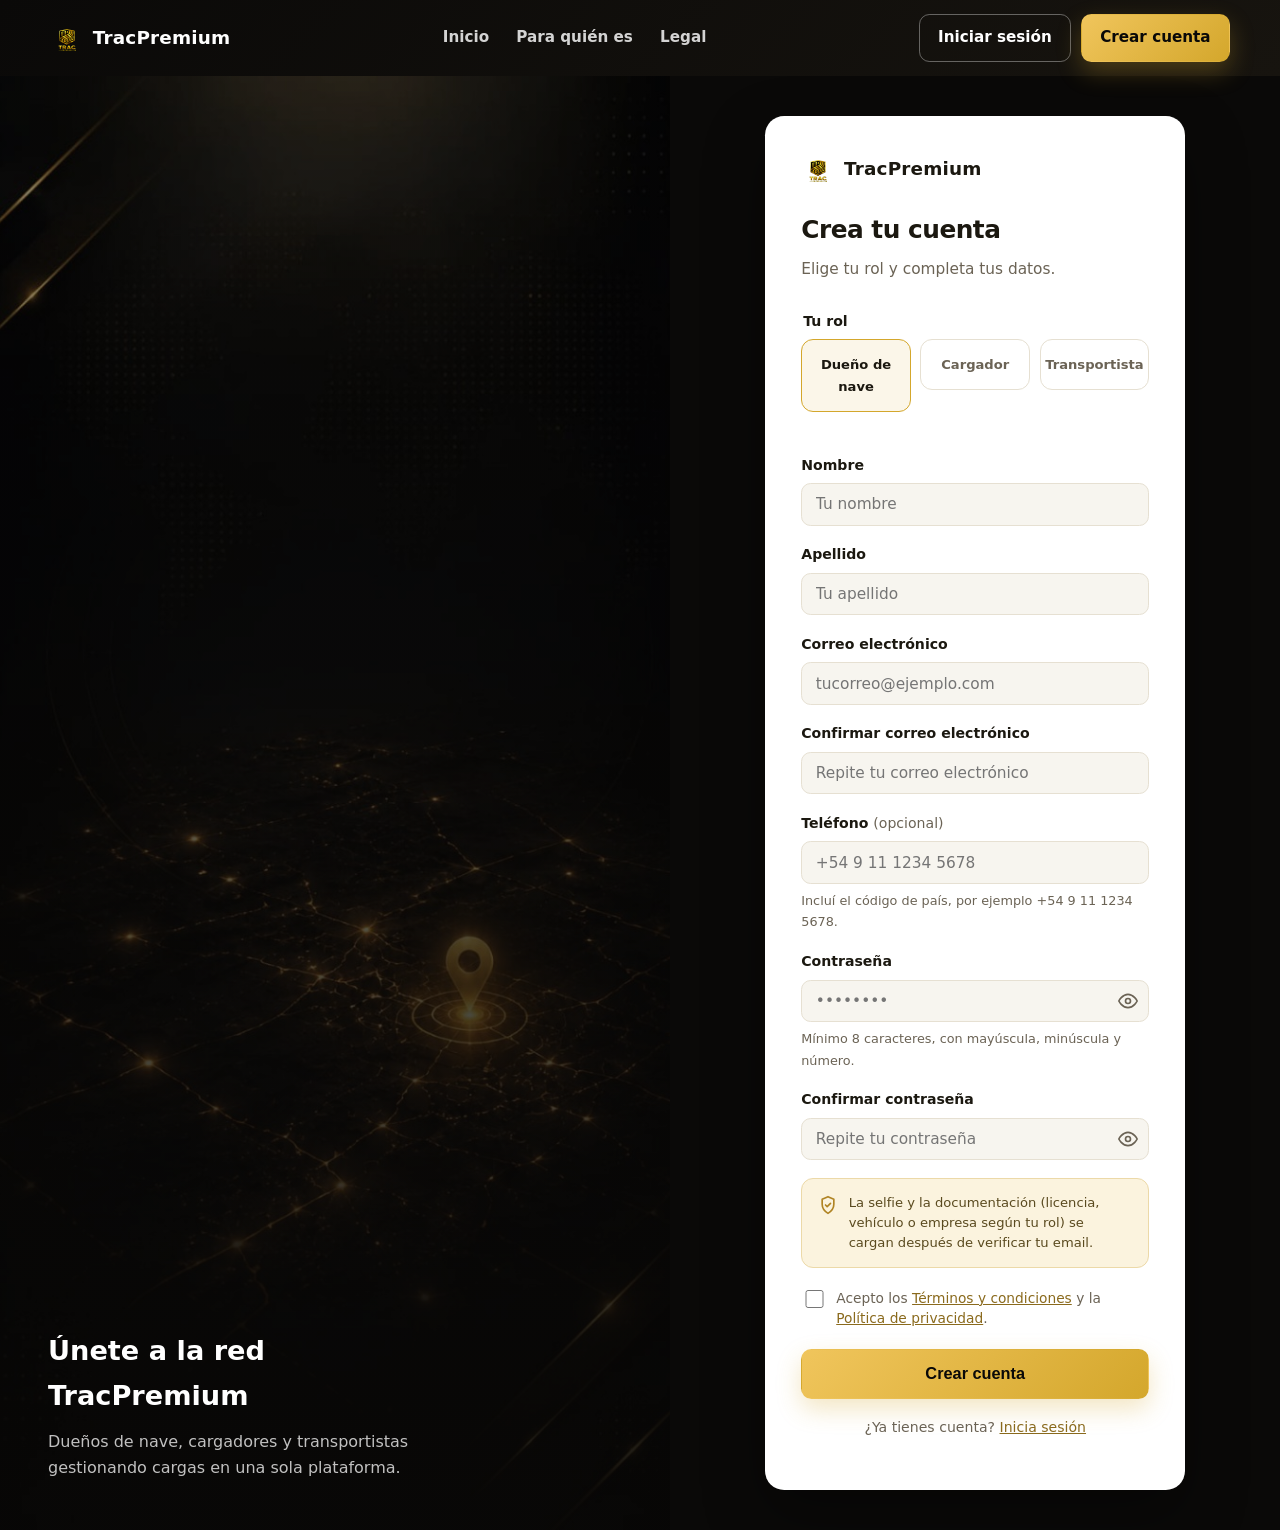
<file: frontend/pages/registro.html>
<!doctype html>
<html lang="es">
<head>
  <meta charset="utf-8">
  <meta name="viewport" content="width=device-width, initial-scale=1">
  <meta name="description" content="Crea tu cuenta de TracPremium como dueño de nave, cargador o transportista.">
  <link rel="canonical" href="https://cudugnellom.github.io/tracpremium-web/pages/registro.html">
  <link rel="icon" href="../img/icon.png">
  <link rel="stylesheet" href="../css/style.css">
  <title>Crear cuenta | TracPremium</title>
</head>
<body>
  <header class="site-header">
    <nav class="site-nav" aria-label="Principal">
      <a class="brand" href="../index.html">
        <img src="../img/icon.png" alt="" width="34" height="34">
        TracPremium
      </a>
      <div class="nav-links">
        <a href="../index.html">Inicio</a>
        <a href="../index.html#roles">Para quién es</a>
        <a href="../index.html#legal">Legal</a>
      </div>
      <div class="nav-auth">
        <a class="btn btn-ghost" href="./login.html">Iniciar sesión</a>
        <a class="btn btn-primary" aria-current="page" href="./registro.html">Crear cuenta</a>
      </div>
      <button class="nav-burger" type="button" aria-label="Abrir menú" aria-expanded="false"><span></span></button>
    </nav>
  </header>

  <main class="auth-shell">
    <section class="auth-visual" aria-hidden="true">
      <h2>Únete a la red TracPremium</h2>
      <p>Dueños de nave, cargadores y transportistas gestionando cargas en una sola plataforma.</p>
    </section>
    <section class="auth-main">
      <div class="auth-card">
        <a class="brand" href="../index.html">
          <img src="../img/icon.png" alt="" width="30" height="30">
          TracPremium
        </a>
        <h1>Crea tu cuenta</h1>
        <p class="lead-auth">Elige tu rol y completa tus datos.</p>

        <div class="form-banner" id="registerBanner" role="status">
          <span id="registerBannerText"></span>
          <a href="#" id="registerContinueLink">Continuar a verificación de cuenta</a>
        </div>

        <form id="registerForm" novalidate>
          <fieldset style="border:0;padding:0;margin:0 0 1.1rem">
            <legend class="form-field label" style="font-size:.88rem;font-weight:700;margin-bottom:.4rem">Tu rol</legend>
            <div class="role-picker">
              <label class="role-option">
                <input type="radio" name="rol" value="nave" checked>
                <span>Dueño de nave</span>
              </label>
              <label class="role-option">
                <input type="radio" name="rol" value="cargador">
                <span>Cargador</span>
              </label>
              <label class="role-option">
                <input type="radio" name="rol" value="transportista">
                <span>Transportista</span>
              </label>
            </div>
          </fieldset>

          <div class="form-field">
            <label for="nombre">Nombre</label>
            <input type="text" id="nombre" name="nombre" autocomplete="given-name" required placeholder="Tu nombre">
          </div>
          <div class="form-field">
            <label for="apellido">Apellido</label>
            <input type="text" id="apellido" name="apellido" autocomplete="family-name" required placeholder="Tu apellido">
          </div>

          <div class="form-field">
            <label for="email">Correo electrónico</label>
            <input type="email" id="email" name="email" autocomplete="email" required placeholder="tucorreo@ejemplo.com">
          </div>
          <div class="form-field">
            <label for="email2">Confirmar correo electrónico</label>
            <input type="email" id="email2" name="email2" autocomplete="email" required placeholder="Repite tu correo electrónico">
          </div>

          <div class="form-field">
            <label for="telefono">Teléfono <span class="form-optional">(opcional)</span></label>
            <input type="tel" id="telefono" name="telefono" autocomplete="tel" placeholder="+54 9 11 1234 5678">
            <p class="form-hint">Incluí el código de país, por ejemplo +54 9 11 1234 5678.</p>
          </div>

          <div class="form-field">
            <label for="password">Contraseña</label>
            <div class="password-field">
              <input type="password" id="password" name="password" autocomplete="new-password" required placeholder="••••••••">
              <button type="button" class="password-toggle" data-target="password" aria-label="Mostrar contraseña">
                <svg width="20" height="20" viewBox="0 0 24 24" fill="none" stroke="currentColor" stroke-width="2" stroke-linecap="round" stroke-linejoin="round"><path d="M1 12s4-8 11-8 11 8 11 8-4 8-11 8-11-8-11-8Z"/><circle cx="12" cy="12" r="3"/></svg>
              </button>
            </div>
            <p class="form-hint">Mínimo 8 caracteres, con mayúscula, minúscula y número.</p>
          </div>
          <div class="form-field">
            <label for="password2">Confirmar contraseña</label>
            <div class="password-field">
              <input type="password" id="password2" name="password2" autocomplete="new-password" required placeholder="Repite tu contraseña">
              <button type="button" class="password-toggle" data-target="password2" aria-label="Mostrar contraseña">
                <svg width="20" height="20" viewBox="0 0 24 24" fill="none" stroke="currentColor" stroke-width="2" stroke-linecap="round" stroke-linejoin="round"><path d="M1 12s4-8 11-8 11 8 11 8-4 8-11 8-11-8-11-8Z"/><circle cx="12" cy="12" r="3"/></svg>
              </button>
            </div>
          </div>

          <div class="notice-card">
            <svg width="20" height="20" viewBox="0 0 24 24" fill="none" stroke="currentColor" stroke-width="2" stroke-linecap="round" stroke-linejoin="round"><path d="M12 22s7-4.5 7-11V5l-7-3-7 3v6c0 6.5 7 11 7 11Z"/><path d="m9 12 2 2 4-4"/></svg>
            <p>La selfie y la documentación (licencia, vehículo o empresa según tu rol) se cargan después de verificar tu email.</p>
          </div>

          <div class="checkbox-row">
            <input type="checkbox" id="terms" name="terms" required>
            <label for="terms">Acepto los <a href="./TerminosYCondiciones.html">Términos y condiciones</a> y la <a href="./PoliticasDePrivacidad.html">Política de privacidad</a>.</label>
          </div>

          <p class="form-error" id="registerError" role="alert"></p>

          <button type="submit" class="btn btn-primary btn-block btn-lg">Crear cuenta</button>
        </form>

        <p class="form-note">¿Ya tienes cuenta? <a href="./login.html">Inicia sesión</a></p>
      </div>
    </section>
  </main>

  <script src="../js/site.js" defer></script>
  <script src="../js/auth-api.js"></script>
  <script>
    (function () {
      var STRONG_PASSWORD_REGEX = /^(?=.*[a-z])(?=.*[A-Z])(?=.*\d).{8,100}$/;
      var PHONE_REGEX = /^\+?[0-9\s-]{7,20}$/;
      var eyeIcon = '<path d="M1 12s4-8 11-8 11 8 11 8-4 8-11 8-11-8-11-8Z"/><circle cx="12" cy="12" r="3"/>';
      var eyeOffIcon = '<path d="M17.94 17.94A10.94 10.94 0 0 1 12 20c-7 0-11-8-11-8a20.3 20.3 0 0 1 5.06-5.94M9.9 4.24A10.94 10.94 0 0 1 12 4c7 0 11 8 11 8a20.3 20.3 0 0 1-2.16 3.19M14.12 14.12a3 3 0 1 1-4.24-4.24"/><path d="M1 1l22 22"/>';

      document.querySelectorAll(".password-toggle").forEach(function (button) {
        var target = document.getElementById(button.dataset.target);
        var svg = button.querySelector("svg");
        if (!target || !svg) return;
        button.addEventListener("click", function () {
          var show = target.type === "password";
          target.type = show ? "text" : "password";
          svg.innerHTML = show ? eyeOffIcon : eyeIcon;
          button.setAttribute("aria-label", show ? "Ocultar contraseña" : "Mostrar contraseña");
        });
      });

      var form = document.getElementById("registerForm");
      var errorBox = document.getElementById("registerError");
      var banner = document.getElementById("registerBanner");
      var bannerText = document.getElementById("registerBannerText");
      var continueLink = document.getElementById("registerContinueLink");
      var submitButton = form.querySelector("button[type=submit]");
      var submitButtonDefaultText = submitButton.textContent;

      function showError(message) {
        banner.classList.remove("is-visible");
        errorBox.textContent = message;
        errorBox.classList.add("is-visible");
      }

      function showSuccess(message, email) {
        errorBox.classList.remove("is-visible");
        bannerText.textContent = message;
        continueLink.href = "./verificar.html?email=" + encodeURIComponent(email);
        banner.classList.add("is-visible");
      }

      function setLoading(isLoading) {
        submitButton.disabled = isLoading;
        submitButton.textContent = isLoading ? "Creando cuenta…" : submitButtonDefaultText;
      }

      form.addEventListener("submit", function (e) {
        e.preventDefault();
        errorBox.classList.remove("is-visible");
        banner.classList.remove("is-visible");

        var rol = form.rol.value;
        var nombre = form.nombre.value.trim();
        var apellido = form.apellido.value.trim();
        var email = form.email.value.trim().toLowerCase();
        var email2 = form.email2.value.trim().toLowerCase();
        var telefono = form.telefono.value.trim();
        var password = form.password.value;
        var password2 = form.password2.value;

        if (!nombre || !apellido || !email || !email2 || !password || !password2) {
          showError("Completá todos los campos obligatorios.");
          return;
        }
        if (email !== email2) {
          showError("Los correos electrónicos no coinciden.");
          return;
        }
        if (telefono && !PHONE_REGEX.test(telefono)) {
          showError("Ingresá un teléfono válido, incluyendo el código de país.");
          return;
        }
        if (password !== password2) {
          showError("Las contraseñas no coinciden.");
          return;
        }
        if (!STRONG_PASSWORD_REGEX.test(password)) {
          showError("La contraseña debe tener al menos 8 caracteres, una mayúscula, una minúscula y un número.");
          return;
        }
        if (!form.terms.checked) {
          showError("Debés aceptar los Términos y condiciones para continuar.");
          return;
        }

        var payload = {
          nombre: nombre,
          apellido: apellido,
          email: email,
          confirmEmail: email2,
          password: password,
          confirmPassword: password2,
        };
        if (telefono) {
          payload.telefono = telefono;
        }

        var request;
        if (rol === "nave") {
          request = TracPremiumAuthAPI.registerNave(payload);
        } else if (rol === "transportista") {
          request = TracPremiumAuthAPI.registerTransportista(payload);
        } else {
          request = TracPremiumAuthAPI.registerClient(payload);
        }

        setLoading(true);
        request
          .then(function (response) {
            showSuccess(response.message || "Cuenta creada. Revisá tu correo para verificarla.", email);
            form.reset();
          })
          .catch(function (error) {
            showError(error.message);
          })
          .finally(function () {
            setLoading(false);
          });
      });
    })();
  </script>
</body>
</html>
</file>
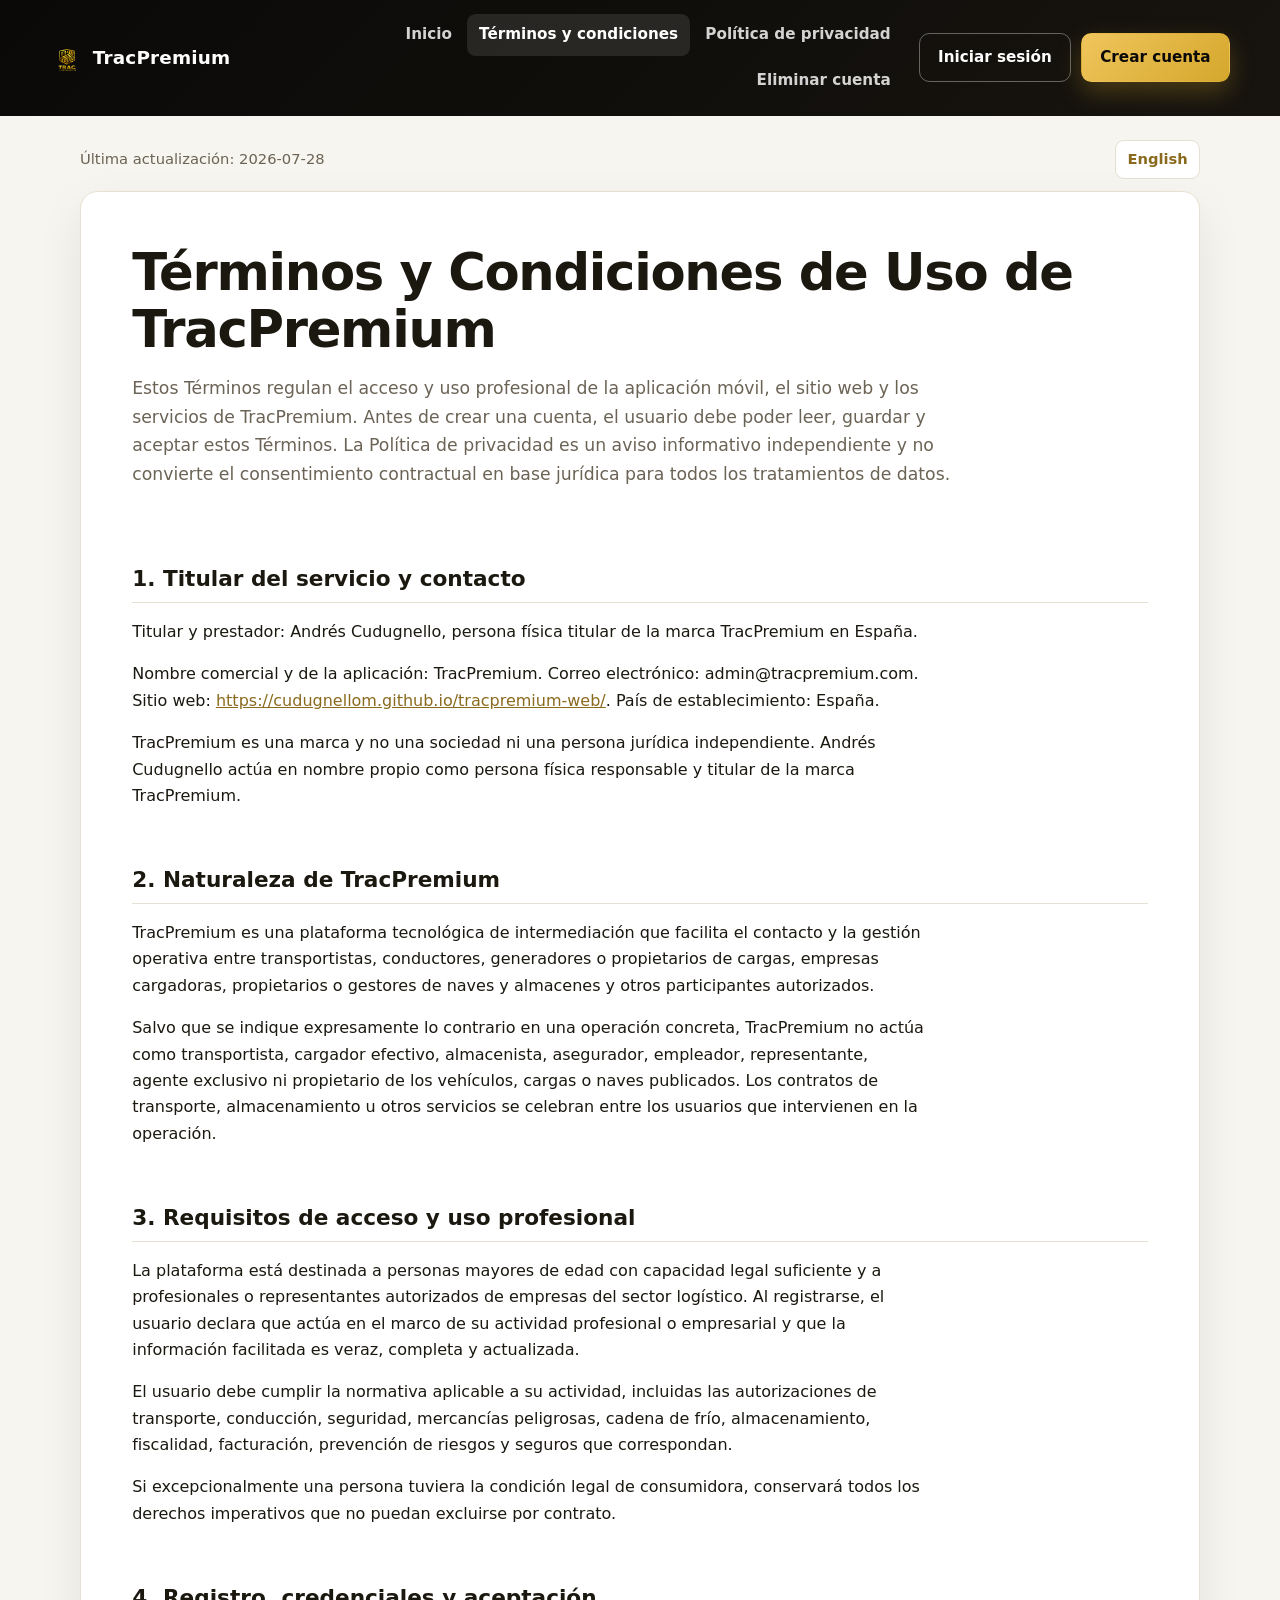
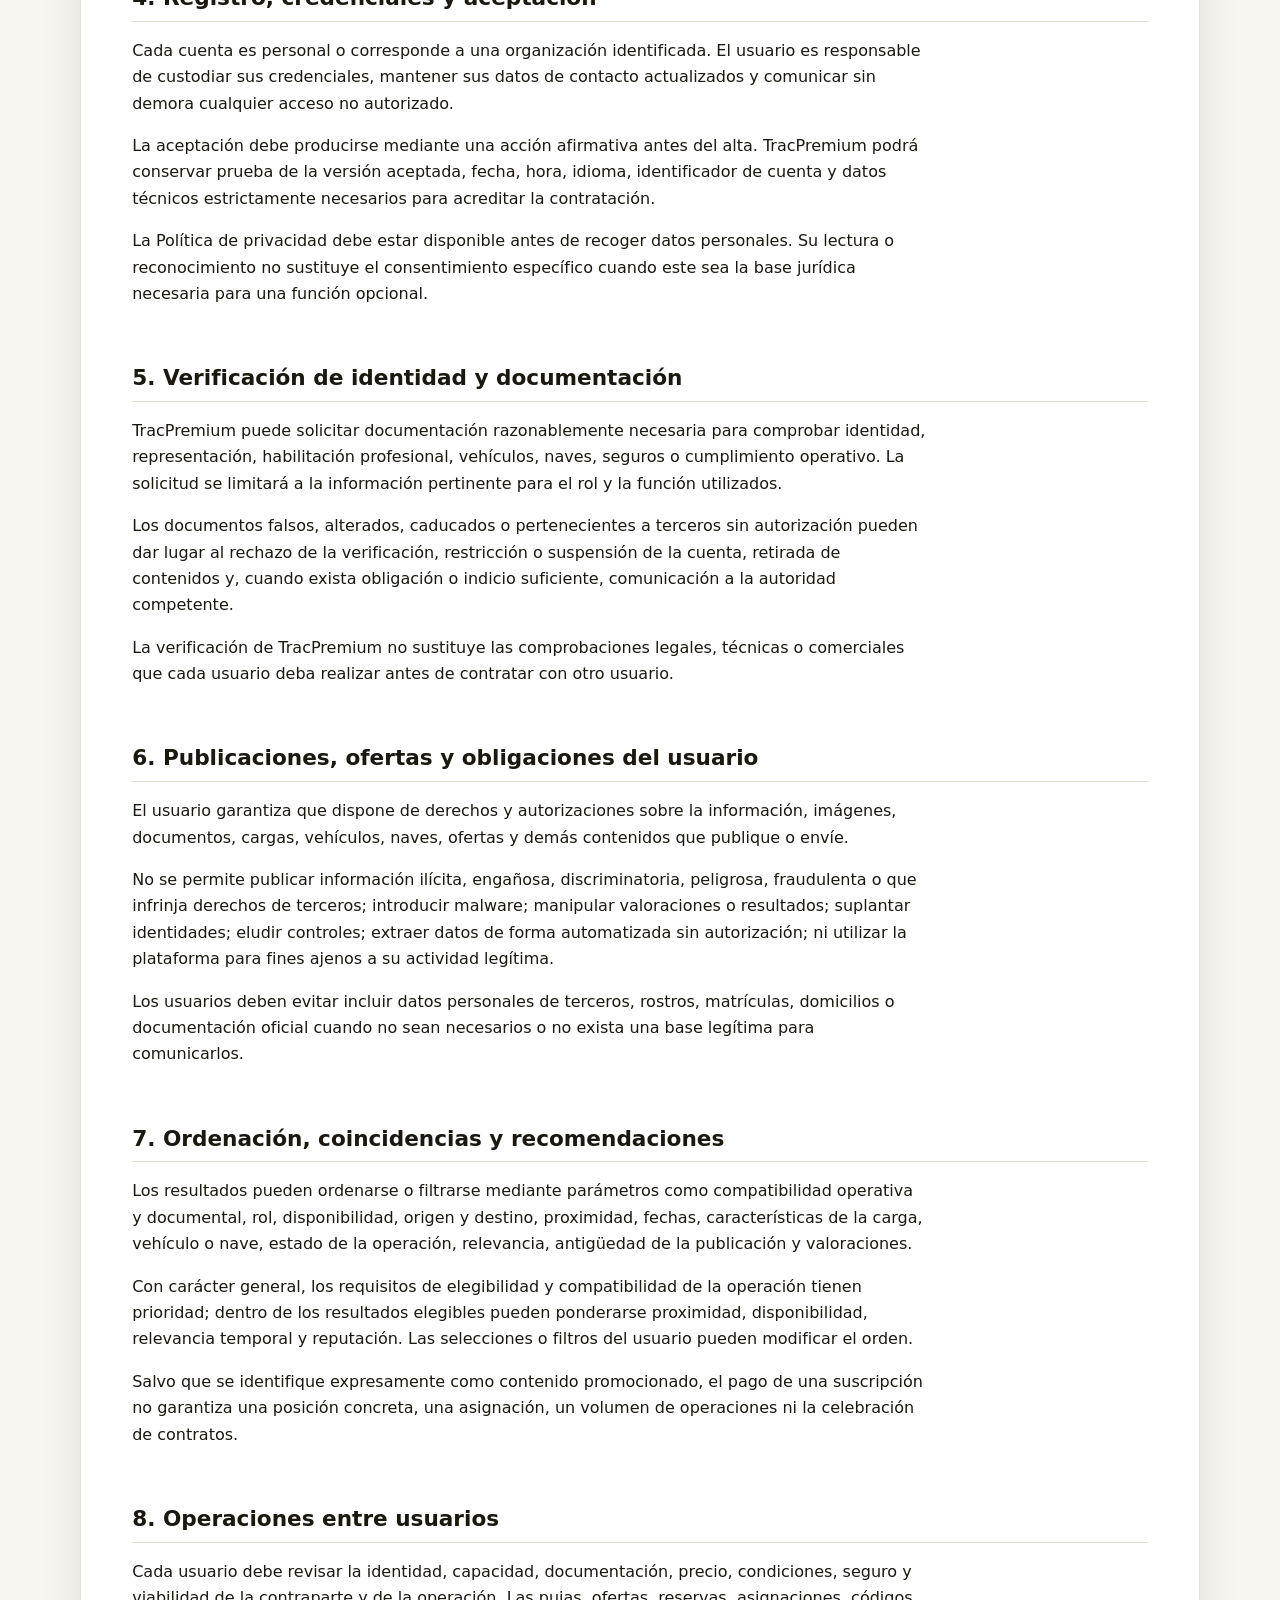
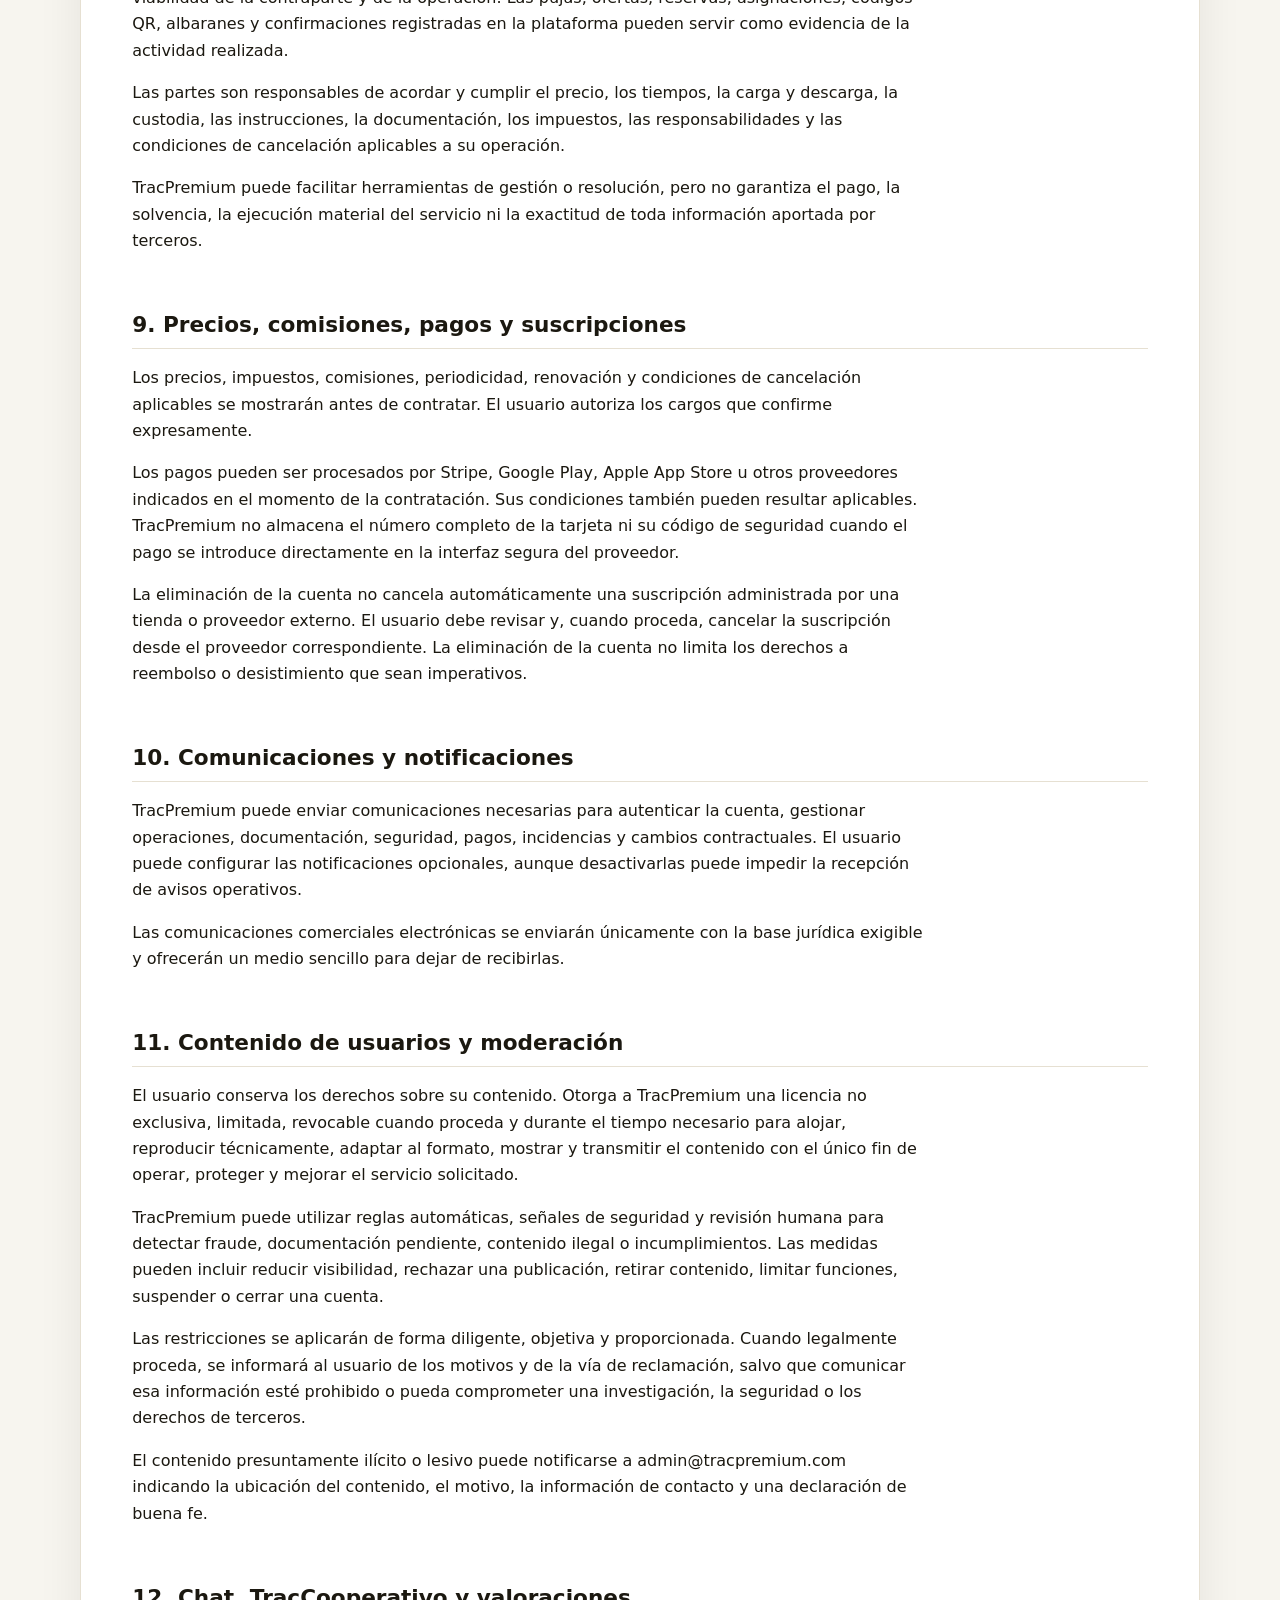
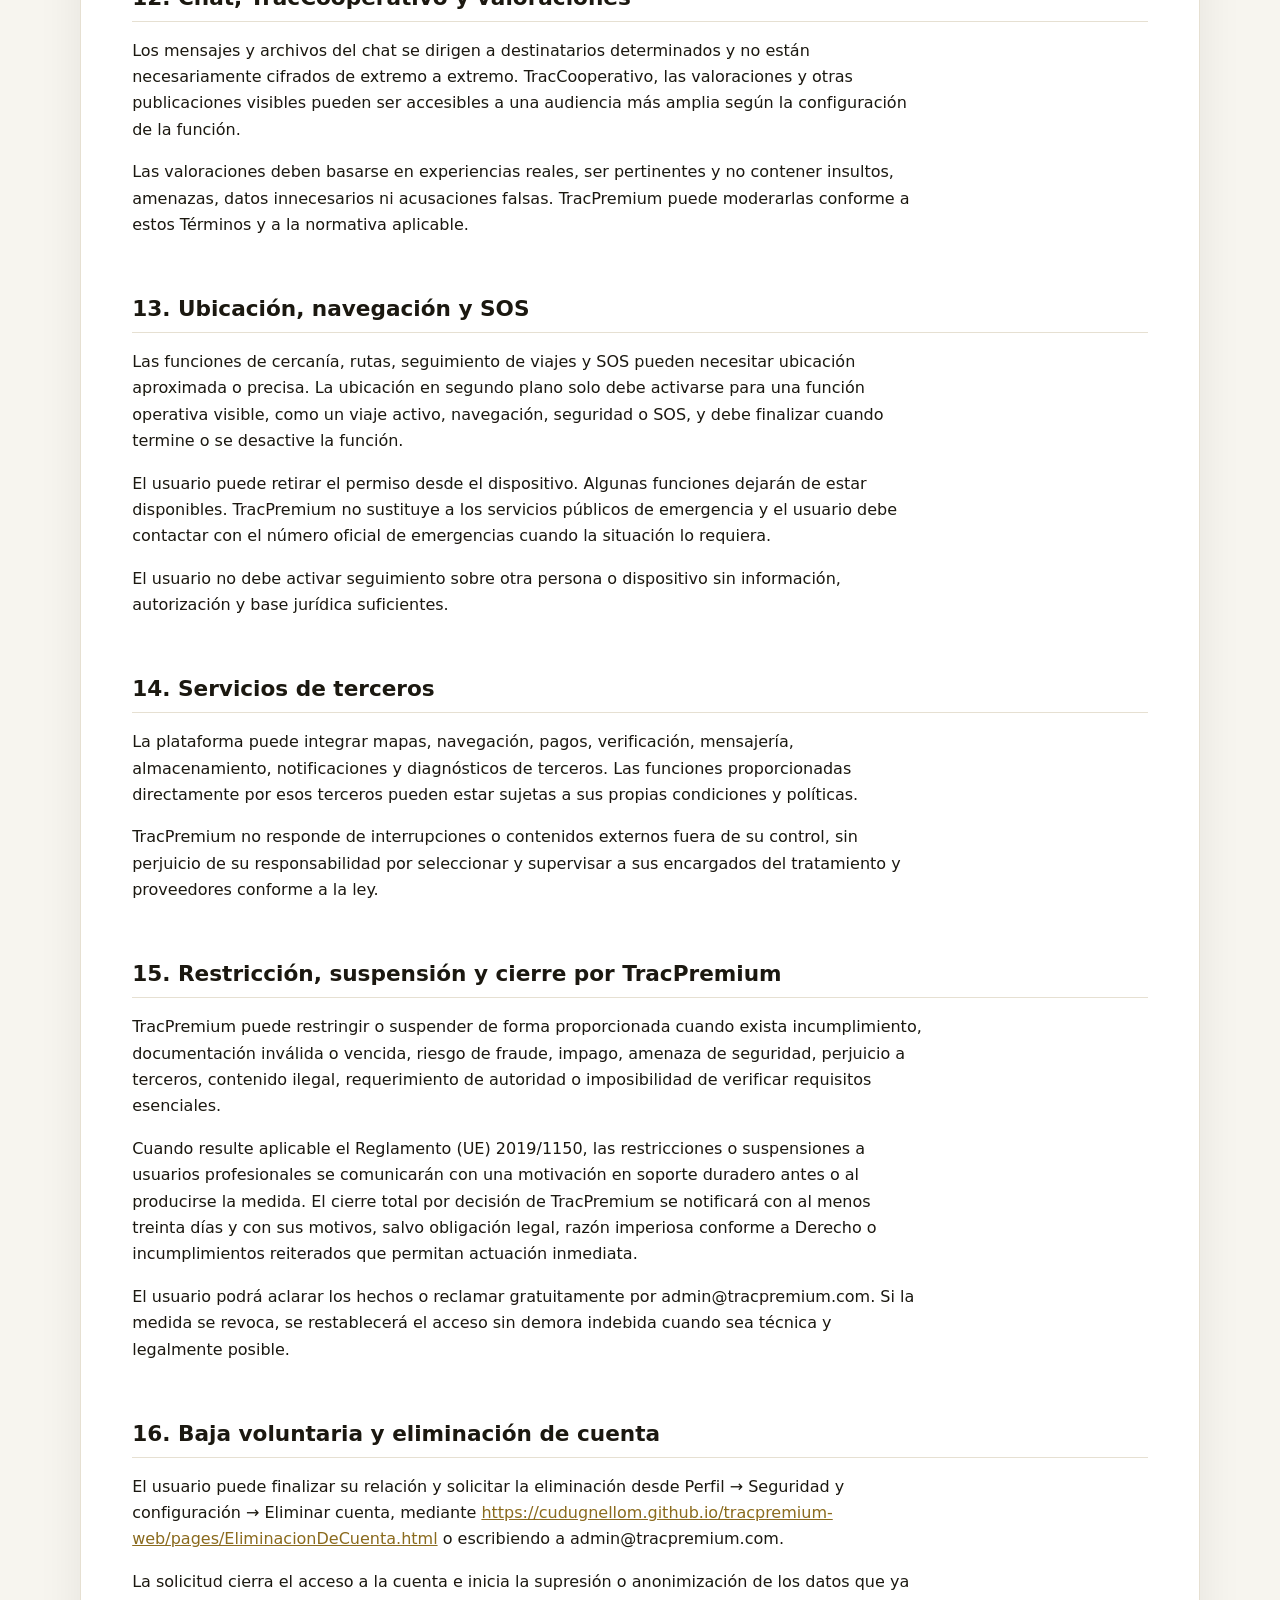
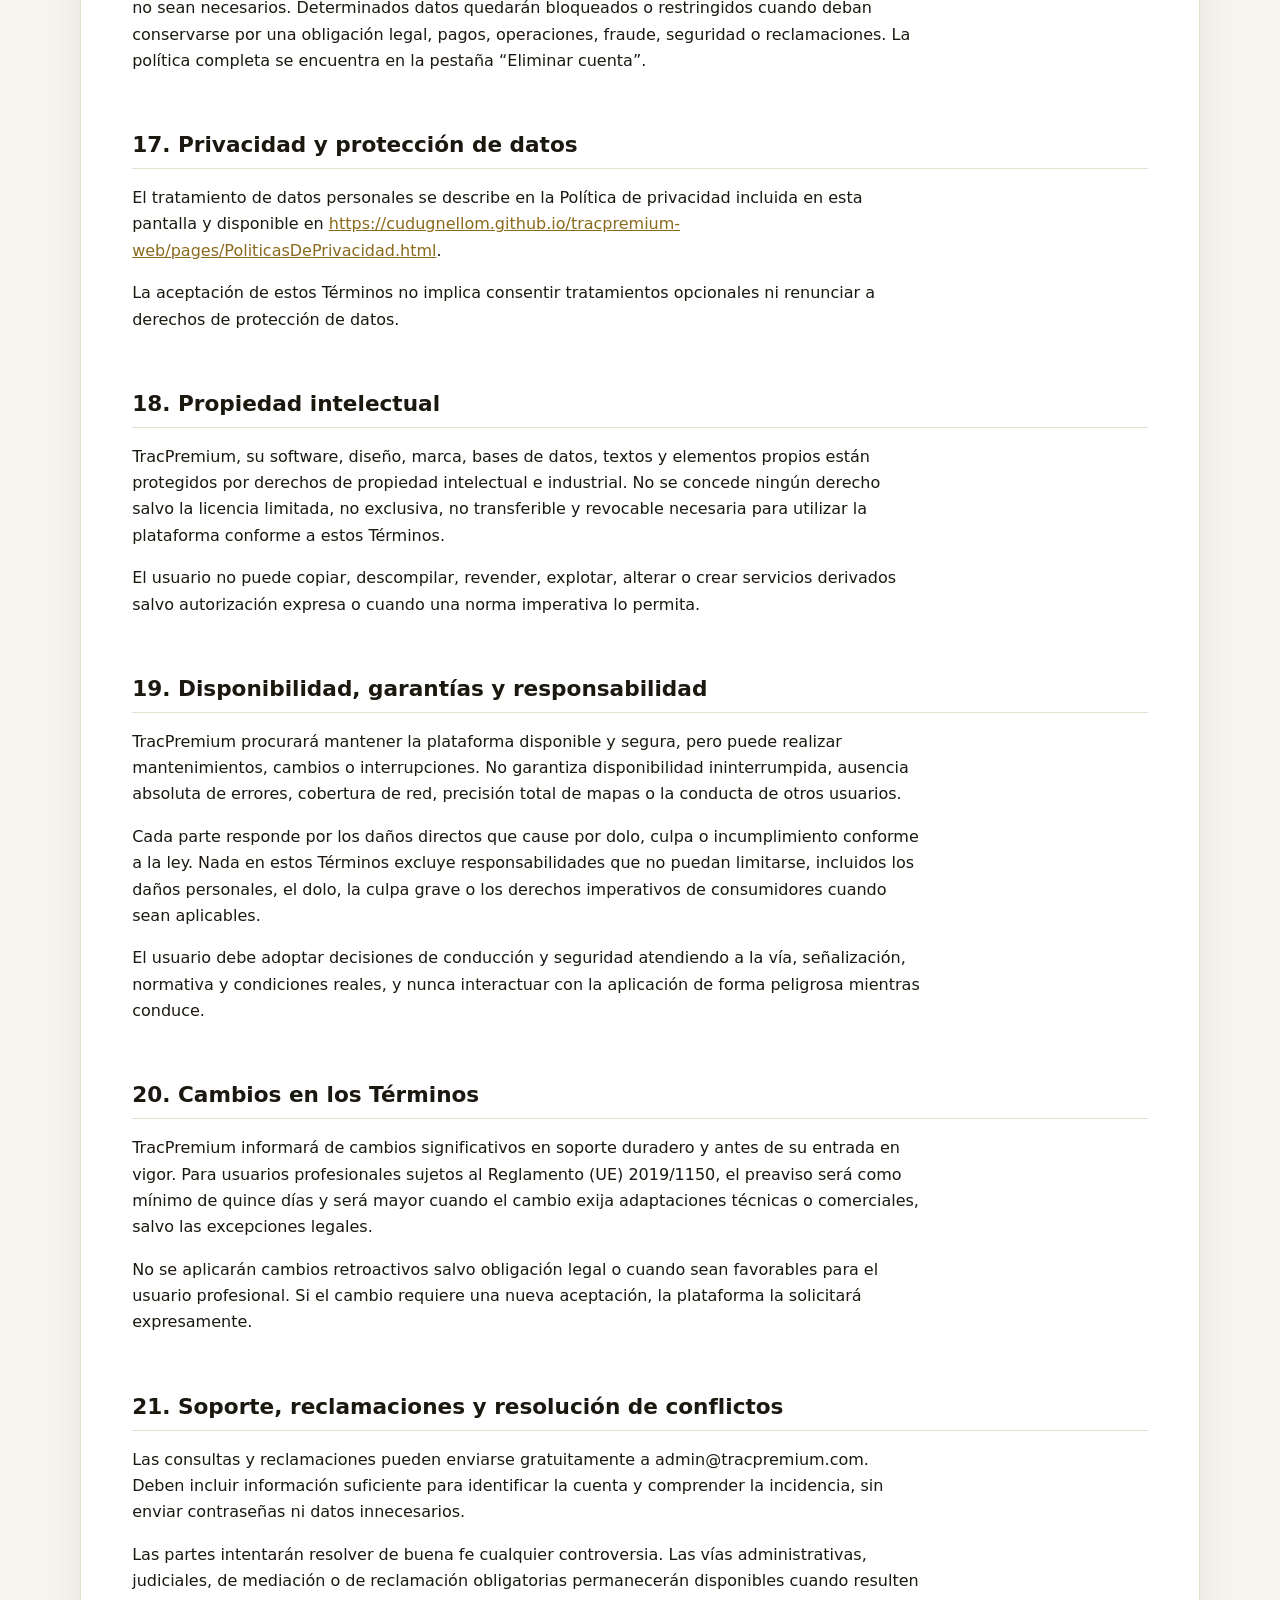
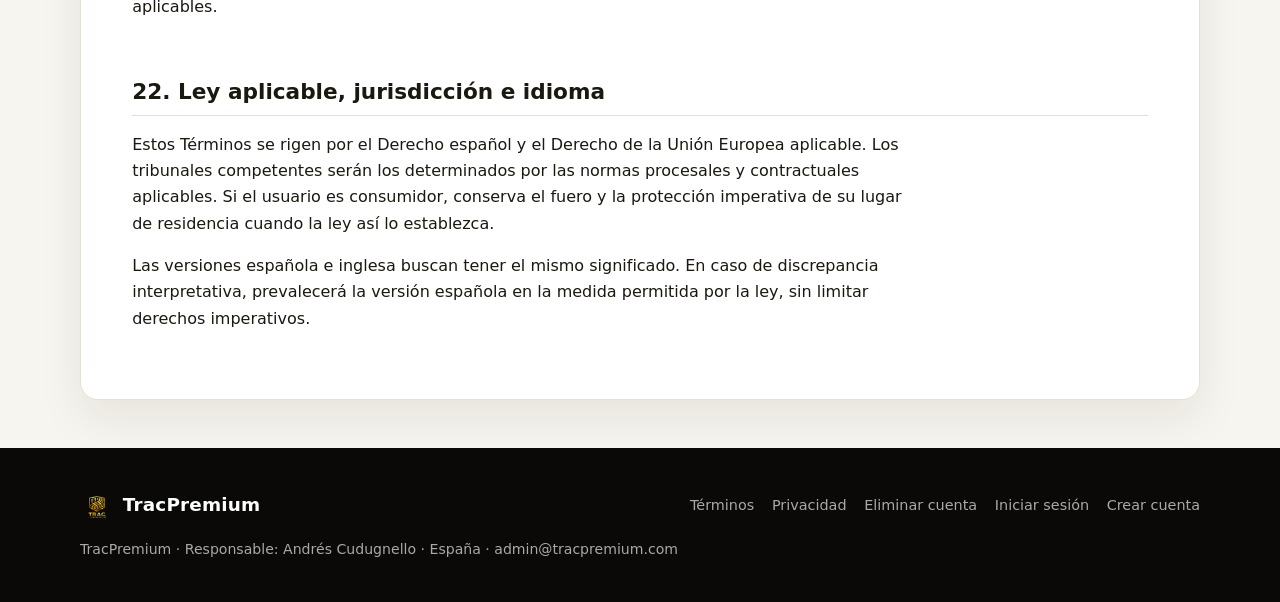
<file: frontend/pages/TerminosYCondiciones.html>
<!doctype html>
<html lang="es">
<head>
  <meta charset="utf-8">
  <meta name="viewport" content="width=device-width, initial-scale=1">
  <meta name="description" content="Términos y condiciones de uso profesional de la aplicación y servicios TracPremium.">
  <link rel="canonical" href="https://cudugnellom.github.io/tracpremium-web/pages/TerminosYCondiciones.html">
  <link rel="alternate" hreflang="en" href="https://cudugnellom.github.io/tracpremium-web/pages/TermsAndConditions.html">
  <link rel="icon" href="../img/icon.png">
  <link rel="stylesheet" href="../css/style.css">
  <title>Términos y Condiciones de Uso de TracPremium | TracPremium</title>
</head>
<body>
  <header class="site-header">
    <nav class="site-nav" aria-label="Documentación legal">
    <a class="brand" href="../index.html">
      <img src="../img/icon.png" alt="" width="34" height="34">
      TracPremium
    </a>
    <div class="nav-links">
      <a  href="../index.html">Inicio</a>
      <a aria-current="page" href="./TerminosYCondiciones.html">Términos y condiciones</a>
      <a  href="./PoliticasDePrivacidad.html">Política de privacidad</a>
      <a  href="./EliminacionDeCuenta.html">Eliminar cuenta</a>
    </div>
    <div class="nav-auth">
      <a class="btn btn-ghost" href="./login.html">Iniciar sesión</a>
      <a class="btn btn-primary" href="./registro.html">Crear cuenta</a>
    </div>
    <button class="nav-burger" type="button" aria-label="Abrir menú" aria-expanded="false"><span></span></button>
  </nav>
  </header>
  <main class="legal-shell">
    <div class="document-tools">
      <span>Última actualización: 2026-07-28</span>
      <a class="language-switch" hreflang="en" lang="en" href="./TermsAndConditions.html">English</a>
    </div>
    <article class="legal-document">
      <h1>Términos y Condiciones de Uso de TracPremium</h1>
      <p class="lead">Estos Términos regulan el acceso y uso profesional de la aplicación móvil, el sitio web y los servicios de TracPremium. Antes de crear una cuenta, el usuario debe poder leer, guardar y aceptar estos Términos. La Política de privacidad es un aviso informativo independiente y no convierte el consentimiento contractual en base jurídica para todos los tratamientos de datos.</p>

      <section>
<h2>1. Titular del servicio y contacto</h2>
<p>Titular y prestador: Andrés Cudugnello, persona física titular de la marca TracPremium en España.</p>
<p>Nombre comercial y de la aplicación: TracPremium. Correo electrónico: admin@tracpremium.com. Sitio web: <a href="https://cudugnellom.github.io/tracpremium-web/" rel="noopener noreferrer">https://cudugnellom.github.io/tracpremium-web/</a>. País de establecimiento: España.</p>
<p>TracPremium es una marca y no una sociedad ni una persona jurídica independiente. Andrés Cudugnello actúa en nombre propio como persona física responsable y titular de la marca TracPremium.</p>
</section>
<section>
<h2>2. Naturaleza de TracPremium</h2>
<p>TracPremium es una plataforma tecnológica de intermediación que facilita el contacto y la gestión operativa entre transportistas, conductores, generadores o propietarios de cargas, empresas cargadoras, propietarios o gestores de naves y almacenes y otros participantes autorizados.</p>
<p>Salvo que se indique expresamente lo contrario en una operación concreta, TracPremium no actúa como transportista, cargador efectivo, almacenista, asegurador, empleador, representante, agente exclusivo ni propietario de los vehículos, cargas o naves publicados. Los contratos de transporte, almacenamiento u otros servicios se celebran entre los usuarios que intervienen en la operación.</p>
</section>
<section>
<h2>3. Requisitos de acceso y uso profesional</h2>
<p>La plataforma está destinada a personas mayores de edad con capacidad legal suficiente y a profesionales o representantes autorizados de empresas del sector logístico. Al registrarse, el usuario declara que actúa en el marco de su actividad profesional o empresarial y que la información facilitada es veraz, completa y actualizada.</p>
<p>El usuario debe cumplir la normativa aplicable a su actividad, incluidas las autorizaciones de transporte, conducción, seguridad, mercancías peligrosas, cadena de frío, almacenamiento, fiscalidad, facturación, prevención de riesgos y seguros que correspondan.</p>
<p>Si excepcionalmente una persona tuviera la condición legal de consumidora, conservará todos los derechos imperativos que no puedan excluirse por contrato.</p>
</section>
<section>
<h2>4. Registro, credenciales y aceptación</h2>
<p>Cada cuenta es personal o corresponde a una organización identificada. El usuario es responsable de custodiar sus credenciales, mantener sus datos de contacto actualizados y comunicar sin demora cualquier acceso no autorizado.</p>
<p>La aceptación debe producirse mediante una acción afirmativa antes del alta. TracPremium podrá conservar prueba de la versión aceptada, fecha, hora, idioma, identificador de cuenta y datos técnicos estrictamente necesarios para acreditar la contratación.</p>
<p>La Política de privacidad debe estar disponible antes de recoger datos personales. Su lectura o reconocimiento no sustituye el consentimiento específico cuando este sea la base jurídica necesaria para una función opcional.</p>
</section>
<section>
<h2>5. Verificación de identidad y documentación</h2>
<p>TracPremium puede solicitar documentación razonablemente necesaria para comprobar identidad, representación, habilitación profesional, vehículos, naves, seguros o cumplimiento operativo. La solicitud se limitará a la información pertinente para el rol y la función utilizados.</p>
<p>Los documentos falsos, alterados, caducados o pertenecientes a terceros sin autorización pueden dar lugar al rechazo de la verificación, restricción o suspensión de la cuenta, retirada de contenidos y, cuando exista obligación o indicio suficiente, comunicación a la autoridad competente.</p>
<p>La verificación de TracPremium no sustituye las comprobaciones legales, técnicas o comerciales que cada usuario deba realizar antes de contratar con otro usuario.</p>
</section>
<section>
<h2>6. Publicaciones, ofertas y obligaciones del usuario</h2>
<p>El usuario garantiza que dispone de derechos y autorizaciones sobre la información, imágenes, documentos, cargas, vehículos, naves, ofertas y demás contenidos que publique o envíe.</p>
<p>No se permite publicar información ilícita, engañosa, discriminatoria, peligrosa, fraudulenta o que infrinja derechos de terceros; introducir malware; manipular valoraciones o resultados; suplantar identidades; eludir controles; extraer datos de forma automatizada sin autorización; ni utilizar la plataforma para fines ajenos a su actividad legítima.</p>
<p>Los usuarios deben evitar incluir datos personales de terceros, rostros, matrículas, domicilios o documentación oficial cuando no sean necesarios o no exista una base legítima para comunicarlos.</p>
</section>
<section>
<h2>7. Ordenación, coincidencias y recomendaciones</h2>
<p>Los resultados pueden ordenarse o filtrarse mediante parámetros como compatibilidad operativa y documental, rol, disponibilidad, origen y destino, proximidad, fechas, características de la carga, vehículo o nave, estado de la operación, relevancia, antigüedad de la publicación y valoraciones.</p>
<p>Con carácter general, los requisitos de elegibilidad y compatibilidad de la operación tienen prioridad; dentro de los resultados elegibles pueden ponderarse proximidad, disponibilidad, relevancia temporal y reputación. Las selecciones o filtros del usuario pueden modificar el orden.</p>
<p>Salvo que se identifique expresamente como contenido promocionado, el pago de una suscripción no garantiza una posición concreta, una asignación, un volumen de operaciones ni la celebración de contratos.</p>
</section>
<section>
<h2>8. Operaciones entre usuarios</h2>
<p>Cada usuario debe revisar la identidad, capacidad, documentación, precio, condiciones, seguro y viabilidad de la contraparte y de la operación. Las pujas, ofertas, reservas, asignaciones, códigos QR, albaranes y confirmaciones registradas en la plataforma pueden servir como evidencia de la actividad realizada.</p>
<p>Las partes son responsables de acordar y cumplir el precio, los tiempos, la carga y descarga, la custodia, las instrucciones, la documentación, los impuestos, las responsabilidades y las condiciones de cancelación aplicables a su operación.</p>
<p>TracPremium puede facilitar herramientas de gestión o resolución, pero no garantiza el pago, la solvencia, la ejecución material del servicio ni la exactitud de toda información aportada por terceros.</p>
</section>
<section>
<h2>9. Precios, comisiones, pagos y suscripciones</h2>
<p>Los precios, impuestos, comisiones, periodicidad, renovación y condiciones de cancelación aplicables se mostrarán antes de contratar. El usuario autoriza los cargos que confirme expresamente.</p>
<p>Los pagos pueden ser procesados por Stripe, Google Play, Apple App Store u otros proveedores indicados en el momento de la contratación. Sus condiciones también pueden resultar aplicables. TracPremium no almacena el número completo de la tarjeta ni su código de seguridad cuando el pago se introduce directamente en la interfaz segura del proveedor.</p>
<p>La eliminación de la cuenta no cancela automáticamente una suscripción administrada por una tienda o proveedor externo. El usuario debe revisar y, cuando proceda, cancelar la suscripción desde el proveedor correspondiente. La eliminación de la cuenta no limita los derechos a reembolso o desistimiento que sean imperativos.</p>
</section>
<section>
<h2>10. Comunicaciones y notificaciones</h2>
<p>TracPremium puede enviar comunicaciones necesarias para autenticar la cuenta, gestionar operaciones, documentación, seguridad, pagos, incidencias y cambios contractuales. El usuario puede configurar las notificaciones opcionales, aunque desactivarlas puede impedir la recepción de avisos operativos.</p>
<p>Las comunicaciones comerciales electrónicas se enviarán únicamente con la base jurídica exigible y ofrecerán un medio sencillo para dejar de recibirlas.</p>
</section>
<section>
<h2>11. Contenido de usuarios y moderación</h2>
<p>El usuario conserva los derechos sobre su contenido. Otorga a TracPremium una licencia no exclusiva, limitada, revocable cuando proceda y durante el tiempo necesario para alojar, reproducir técnicamente, adaptar al formato, mostrar y transmitir el contenido con el único fin de operar, proteger y mejorar el servicio solicitado.</p>
<p>TracPremium puede utilizar reglas automáticas, señales de seguridad y revisión humana para detectar fraude, documentación pendiente, contenido ilegal o incumplimientos. Las medidas pueden incluir reducir visibilidad, rechazar una publicación, retirar contenido, limitar funciones, suspender o cerrar una cuenta.</p>
<p>Las restricciones se aplicarán de forma diligente, objetiva y proporcionada. Cuando legalmente proceda, se informará al usuario de los motivos y de la vía de reclamación, salvo que comunicar esa información esté prohibido o pueda comprometer una investigación, la seguridad o los derechos de terceros.</p>
<p>El contenido presuntamente ilícito o lesivo puede notificarse a admin@tracpremium.com indicando la ubicación del contenido, el motivo, la información de contacto y una declaración de buena fe.</p>
</section>
<section>
<h2>12. Chat, TracCooperativo y valoraciones</h2>
<p>Los mensajes y archivos del chat se dirigen a destinatarios determinados y no están necesariamente cifrados de extremo a extremo. TracCooperativo, las valoraciones y otras publicaciones visibles pueden ser accesibles a una audiencia más amplia según la configuración de la función.</p>
<p>Las valoraciones deben basarse en experiencias reales, ser pertinentes y no contener insultos, amenazas, datos innecesarios ni acusaciones falsas. TracPremium puede moderarlas conforme a estos Términos y a la normativa aplicable.</p>
</section>
<section>
<h2>13. Ubicación, navegación y SOS</h2>
<p>Las funciones de cercanía, rutas, seguimiento de viajes y SOS pueden necesitar ubicación aproximada o precisa. La ubicación en segundo plano solo debe activarse para una función operativa visible, como un viaje activo, navegación, seguridad o SOS, y debe finalizar cuando termine o se desactive la función.</p>
<p>El usuario puede retirar el permiso desde el dispositivo. Algunas funciones dejarán de estar disponibles. TracPremium no sustituye a los servicios públicos de emergencia y el usuario debe contactar con el número oficial de emergencias cuando la situación lo requiera.</p>
<p>El usuario no debe activar seguimiento sobre otra persona o dispositivo sin información, autorización y base jurídica suficientes.</p>
</section>
<section>
<h2>14. Servicios de terceros</h2>
<p>La plataforma puede integrar mapas, navegación, pagos, verificación, mensajería, almacenamiento, notificaciones y diagnósticos de terceros. Las funciones proporcionadas directamente por esos terceros pueden estar sujetas a sus propias condiciones y políticas.</p>
<p>TracPremium no responde de interrupciones o contenidos externos fuera de su control, sin perjuicio de su responsabilidad por seleccionar y supervisar a sus encargados del tratamiento y proveedores conforme a la ley.</p>
</section>
<section>
<h2>15. Restricción, suspensión y cierre por TracPremium</h2>
<p>TracPremium puede restringir o suspender de forma proporcionada cuando exista incumplimiento, documentación inválida o vencida, riesgo de fraude, impago, amenaza de seguridad, perjuicio a terceros, contenido ilegal, requerimiento de autoridad o imposibilidad de verificar requisitos esenciales.</p>
<p>Cuando resulte aplicable el Reglamento (UE) 2019/1150, las restricciones o suspensiones a usuarios profesionales se comunicarán con una motivación en soporte duradero antes o al producirse la medida. El cierre total por decisión de TracPremium se notificará con al menos treinta días y con sus motivos, salvo obligación legal, razón imperiosa conforme a Derecho o incumplimientos reiterados que permitan actuación inmediata.</p>
<p>El usuario podrá aclarar los hechos o reclamar gratuitamente por admin@tracpremium.com. Si la medida se revoca, se restablecerá el acceso sin demora indebida cuando sea técnica y legalmente posible.</p>
</section>
<section>
<h2>16. Baja voluntaria y eliminación de cuenta</h2>
<p>El usuario puede finalizar su relación y solicitar la eliminación desde Perfil → Seguridad y configuración → Eliminar cuenta, mediante <a href="https://cudugnellom.github.io/tracpremium-web/pages/EliminacionDeCuenta.html" rel="noopener noreferrer">https://cudugnellom.github.io/tracpremium-web/pages/EliminacionDeCuenta.html</a> o escribiendo a admin@tracpremium.com.</p>
<p>La solicitud cierra el acceso a la cuenta e inicia la supresión o anonimización de los datos que ya no sean necesarios. Determinados datos quedarán bloqueados o restringidos cuando deban conservarse por una obligación legal, pagos, operaciones, fraude, seguridad o reclamaciones. La política completa se encuentra en la pestaña “Eliminar cuenta”.</p>
</section>
<section>
<h2>17. Privacidad y protección de datos</h2>
<p>El tratamiento de datos personales se describe en la Política de privacidad incluida en esta pantalla y disponible en <a href="https://cudugnellom.github.io/tracpremium-web/pages/PoliticasDePrivacidad.html" rel="noopener noreferrer">https://cudugnellom.github.io/tracpremium-web/pages/PoliticasDePrivacidad.html</a>.</p>
<p>La aceptación de estos Términos no implica consentir tratamientos opcionales ni renunciar a derechos de protección de datos.</p>
</section>
<section>
<h2>18. Propiedad intelectual</h2>
<p>TracPremium, su software, diseño, marca, bases de datos, textos y elementos propios están protegidos por derechos de propiedad intelectual e industrial. No se concede ningún derecho salvo la licencia limitada, no exclusiva, no transferible y revocable necesaria para utilizar la plataforma conforme a estos Términos.</p>
<p>El usuario no puede copiar, descompilar, revender, explotar, alterar o crear servicios derivados salvo autorización expresa o cuando una norma imperativa lo permita.</p>
</section>
<section>
<h2>19. Disponibilidad, garantías y responsabilidad</h2>
<p>TracPremium procurará mantener la plataforma disponible y segura, pero puede realizar mantenimientos, cambios o interrupciones. No garantiza disponibilidad ininterrumpida, ausencia absoluta de errores, cobertura de red, precisión total de mapas o la conducta de otros usuarios.</p>
<p>Cada parte responde por los daños directos que cause por dolo, culpa o incumplimiento conforme a la ley. Nada en estos Términos excluye responsabilidades que no puedan limitarse, incluidos los daños personales, el dolo, la culpa grave o los derechos imperativos de consumidores cuando sean aplicables.</p>
<p>El usuario debe adoptar decisiones de conducción y seguridad atendiendo a la vía, señalización, normativa y condiciones reales, y nunca interactuar con la aplicación de forma peligrosa mientras conduce.</p>
</section>
<section>
<h2>20. Cambios en los Términos</h2>
<p>TracPremium informará de cambios significativos en soporte duradero y antes de su entrada en vigor. Para usuarios profesionales sujetos al Reglamento (UE) 2019/1150, el preaviso será como mínimo de quince días y será mayor cuando el cambio exija adaptaciones técnicas o comerciales, salvo las excepciones legales.</p>
<p>No se aplicarán cambios retroactivos salvo obligación legal o cuando sean favorables para el usuario profesional. Si el cambio requiere una nueva aceptación, la plataforma la solicitará expresamente.</p>
</section>
<section>
<h2>21. Soporte, reclamaciones y resolución de conflictos</h2>
<p>Las consultas y reclamaciones pueden enviarse gratuitamente a admin@tracpremium.com. Deben incluir información suficiente para identificar la cuenta y comprender la incidencia, sin enviar contraseñas ni datos innecesarios.</p>
<p>Las partes intentarán resolver de buena fe cualquier controversia. Las vías administrativas, judiciales, de mediación o de reclamación obligatorias permanecerán disponibles cuando resulten aplicables.</p>
</section>
<section>
<h2>22. Ley aplicable, jurisdicción e idioma</h2>
<p>Estos Términos se rigen por el Derecho español y el Derecho de la Unión Europea aplicable. Los tribunales competentes serán los determinados por las normas procesales y contractuales aplicables. Si el usuario es consumidor, conserva el fuero y la protección imperativa de su lugar de residencia cuando la ley así lo establezca.</p>
<p>Las versiones española e inglesa buscan tener el mismo significado. En caso de discrepancia interpretativa, prevalecerá la versión española en la medida permitida por la ley, sin limitar derechos imperativos.</p>
</section>
    </article>
  </main>
  <footer class="site-footer">
    <div class="home-shell">
      <a class="brand" href="../index.html">
        <img src="../img/icon.png" alt="" width="28" height="28">
        TracPremium
      </a>
      <div class="footer-links">
        <a href="./TerminosYCondiciones.html">Términos</a>
        <a href="./PoliticasDePrivacidad.html">Privacidad</a>
        <a href="./EliminacionDeCuenta.html">Eliminar cuenta</a>
        <a href="./login.html">Iniciar sesión</a>
        <a href="./registro.html">Crear cuenta</a>
      </div>
      <p>TracPremium · Responsable: Andrés Cudugnello · España · admin@tracpremium.com</p>
    </div>
  </footer>
  <script src="../js/site.js" defer></script>
</body>
</html>
</file>
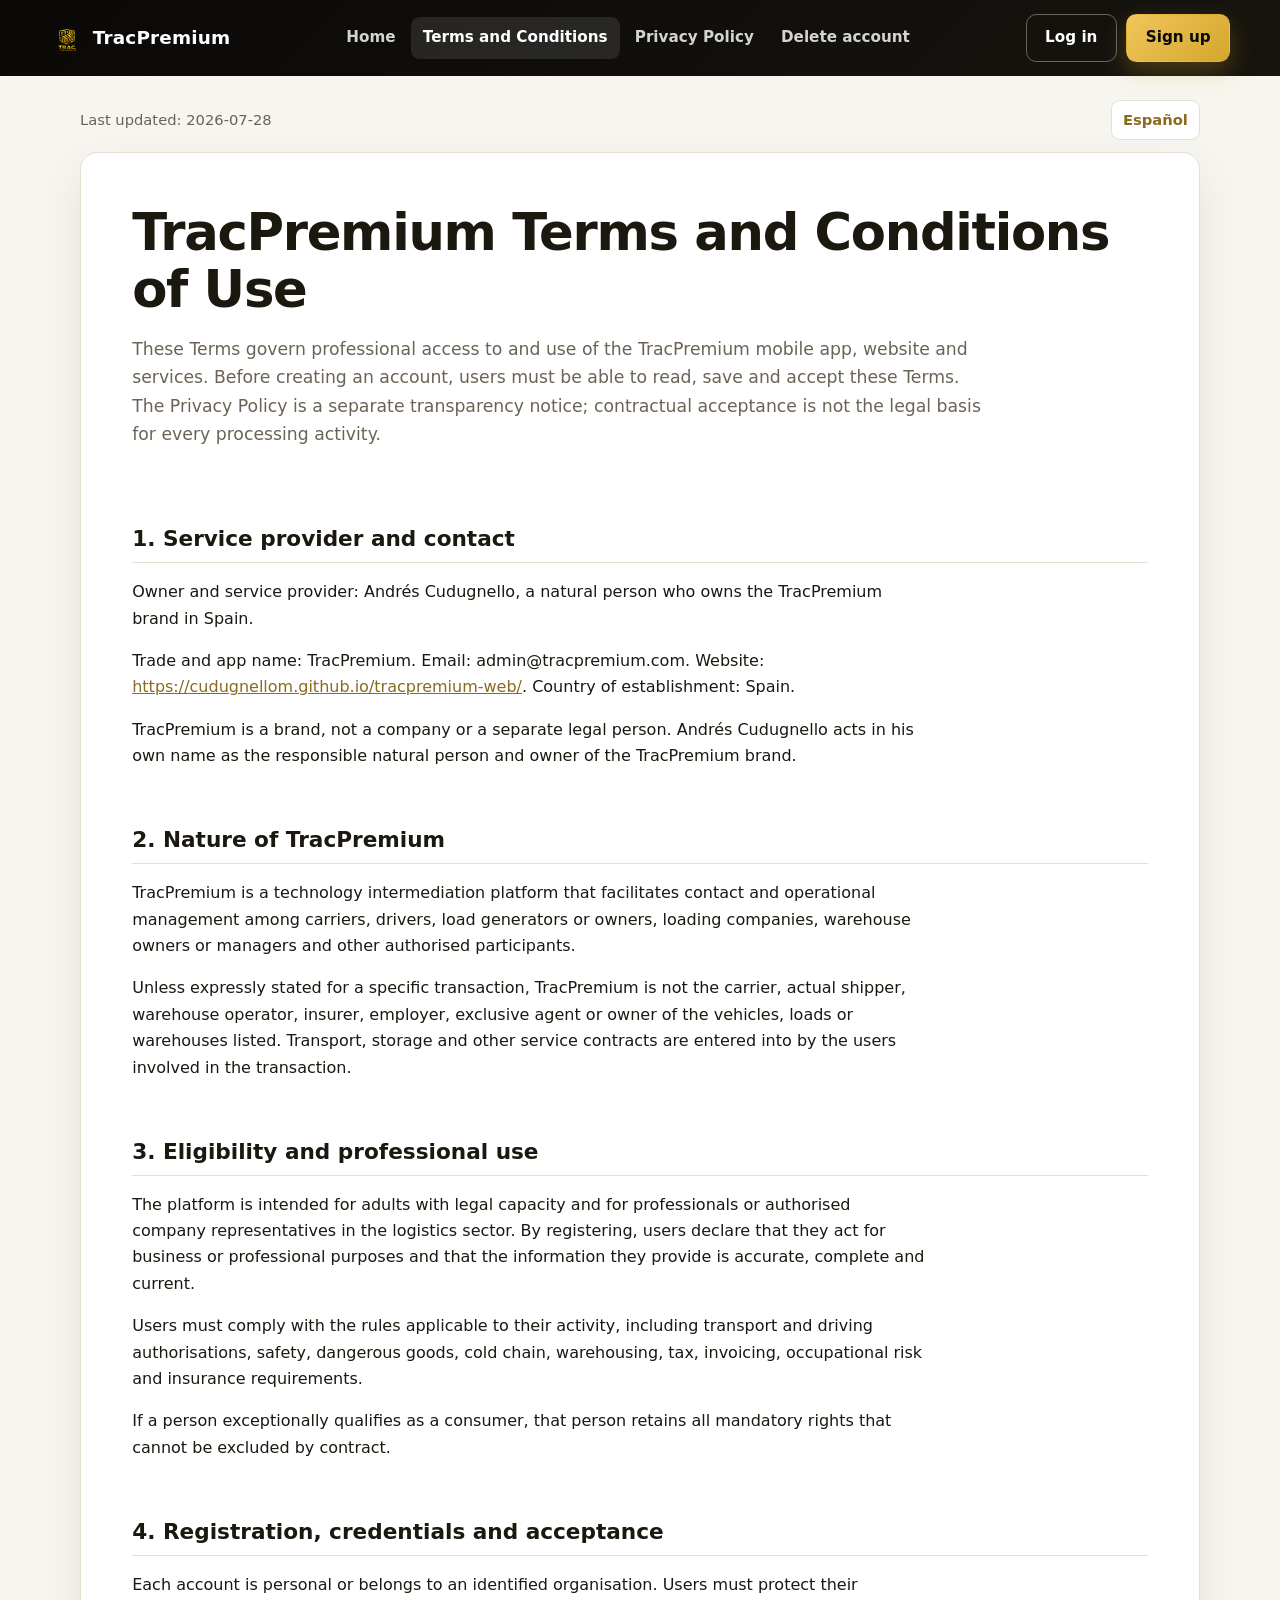
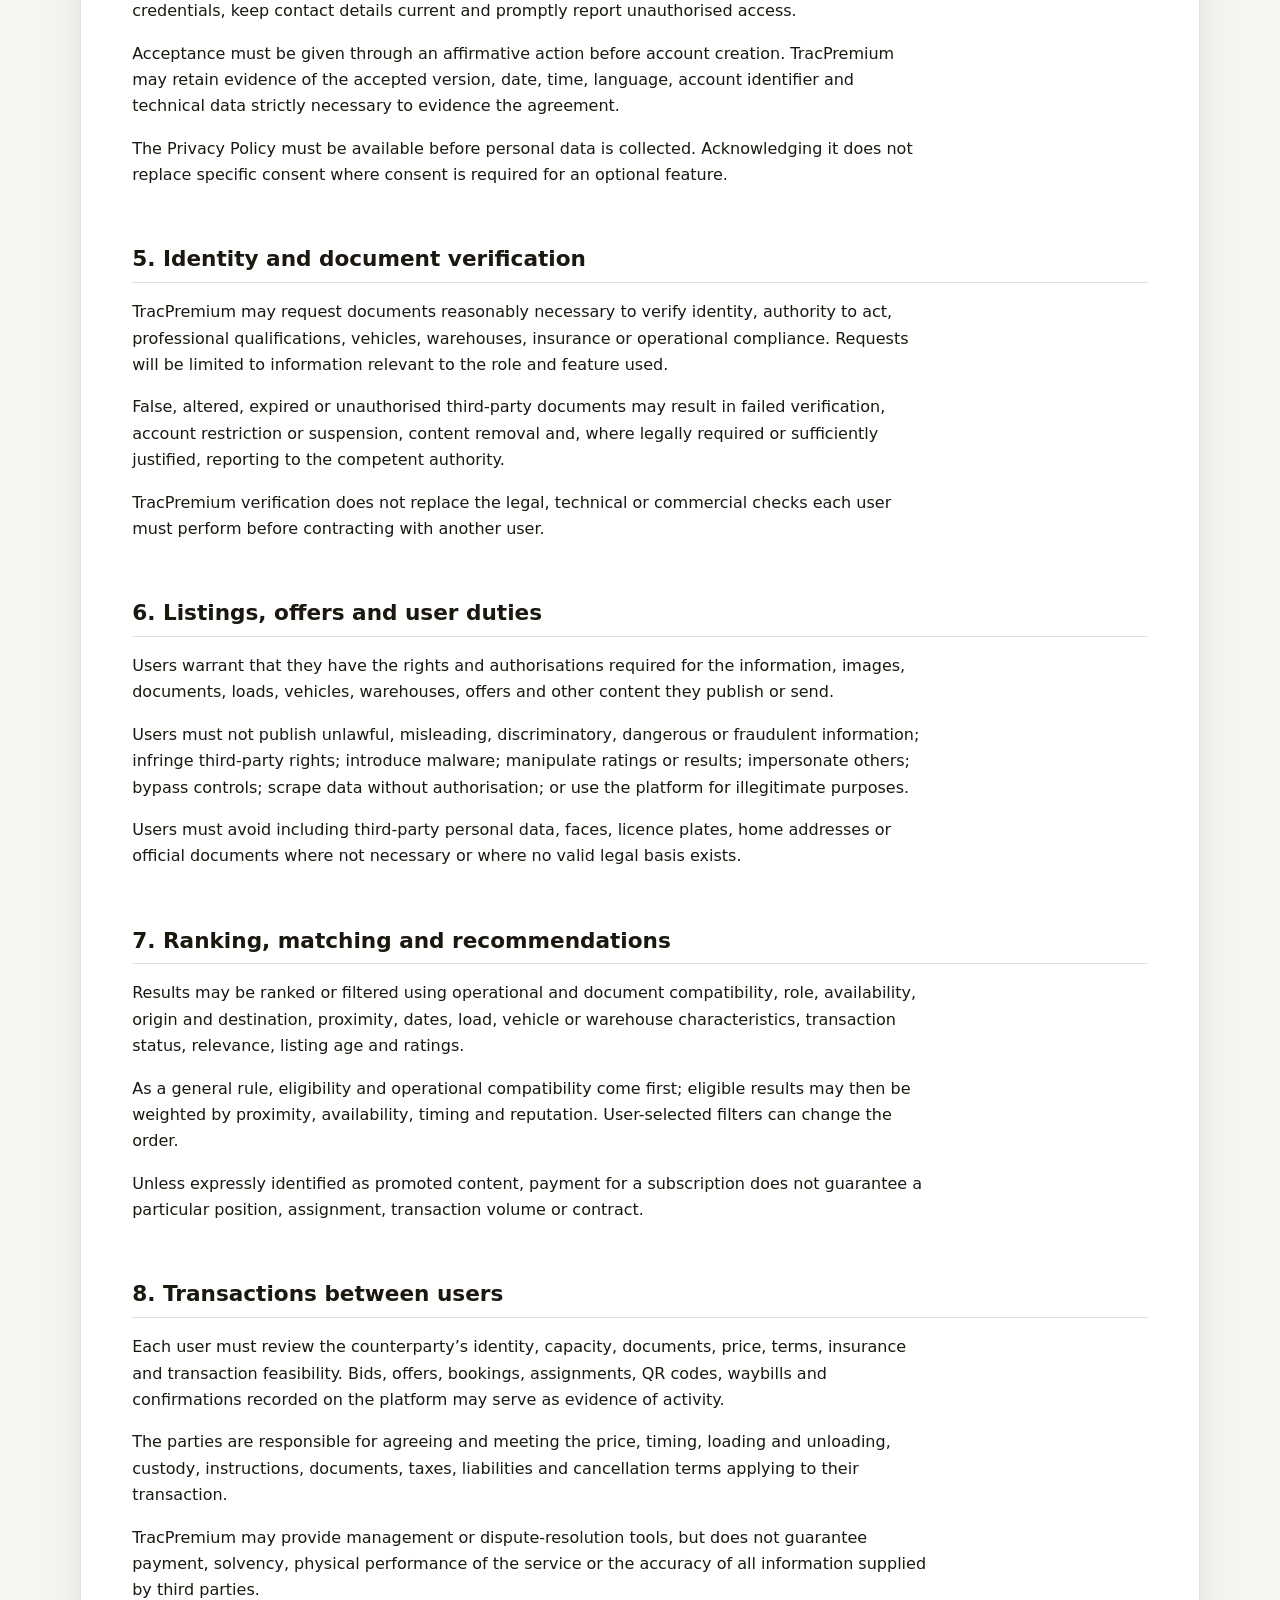
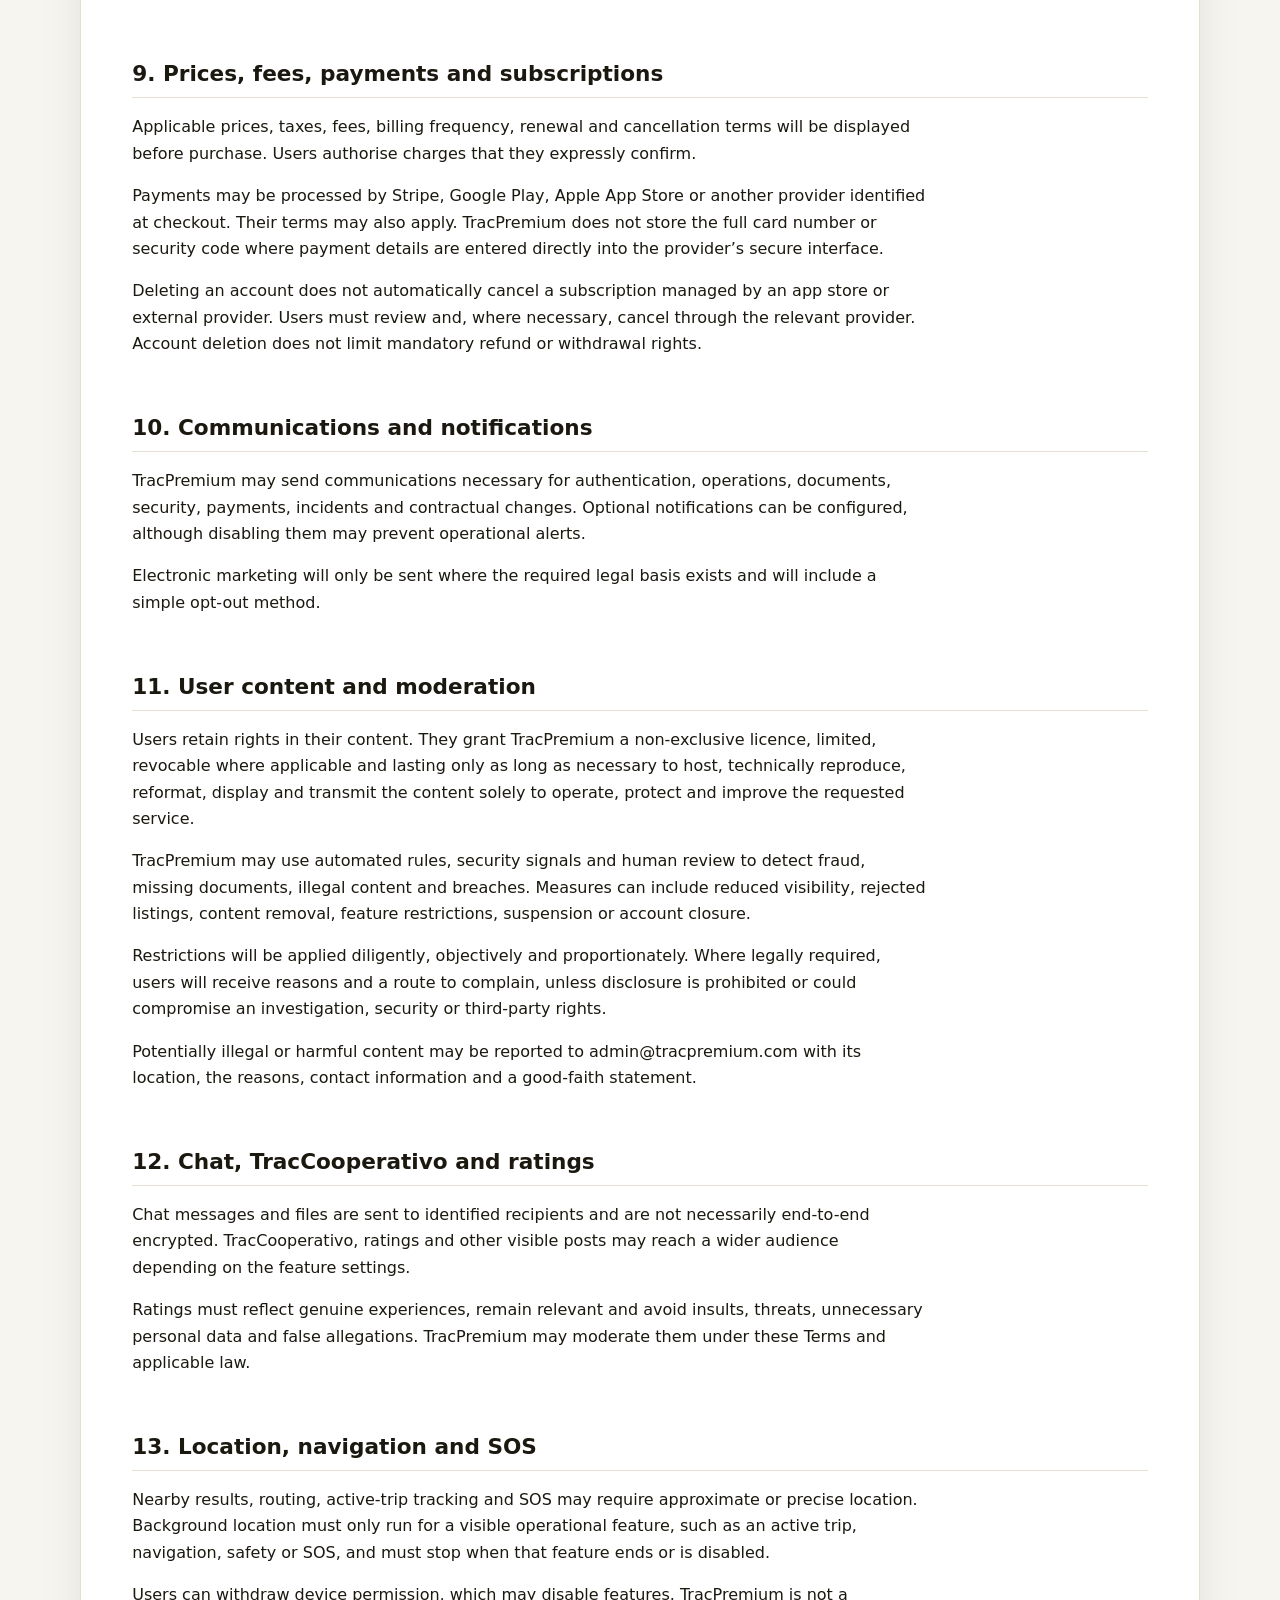
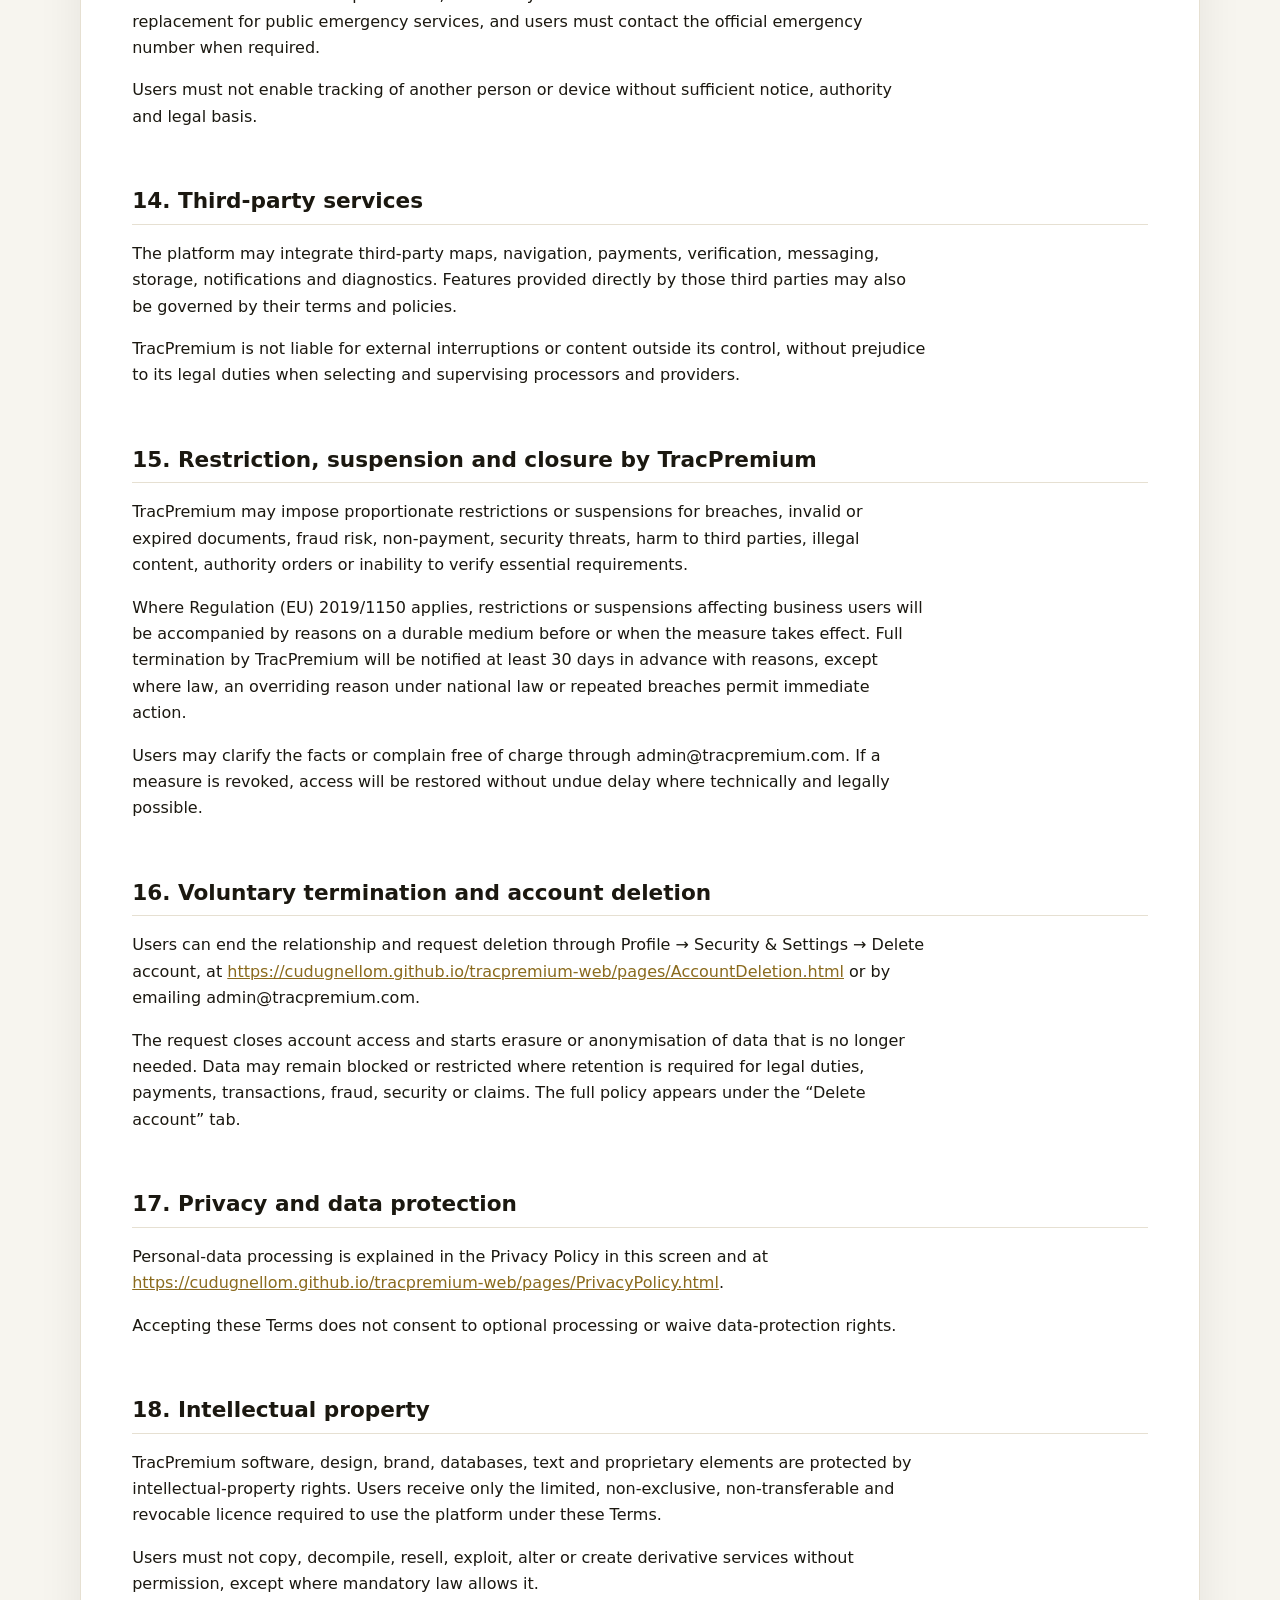
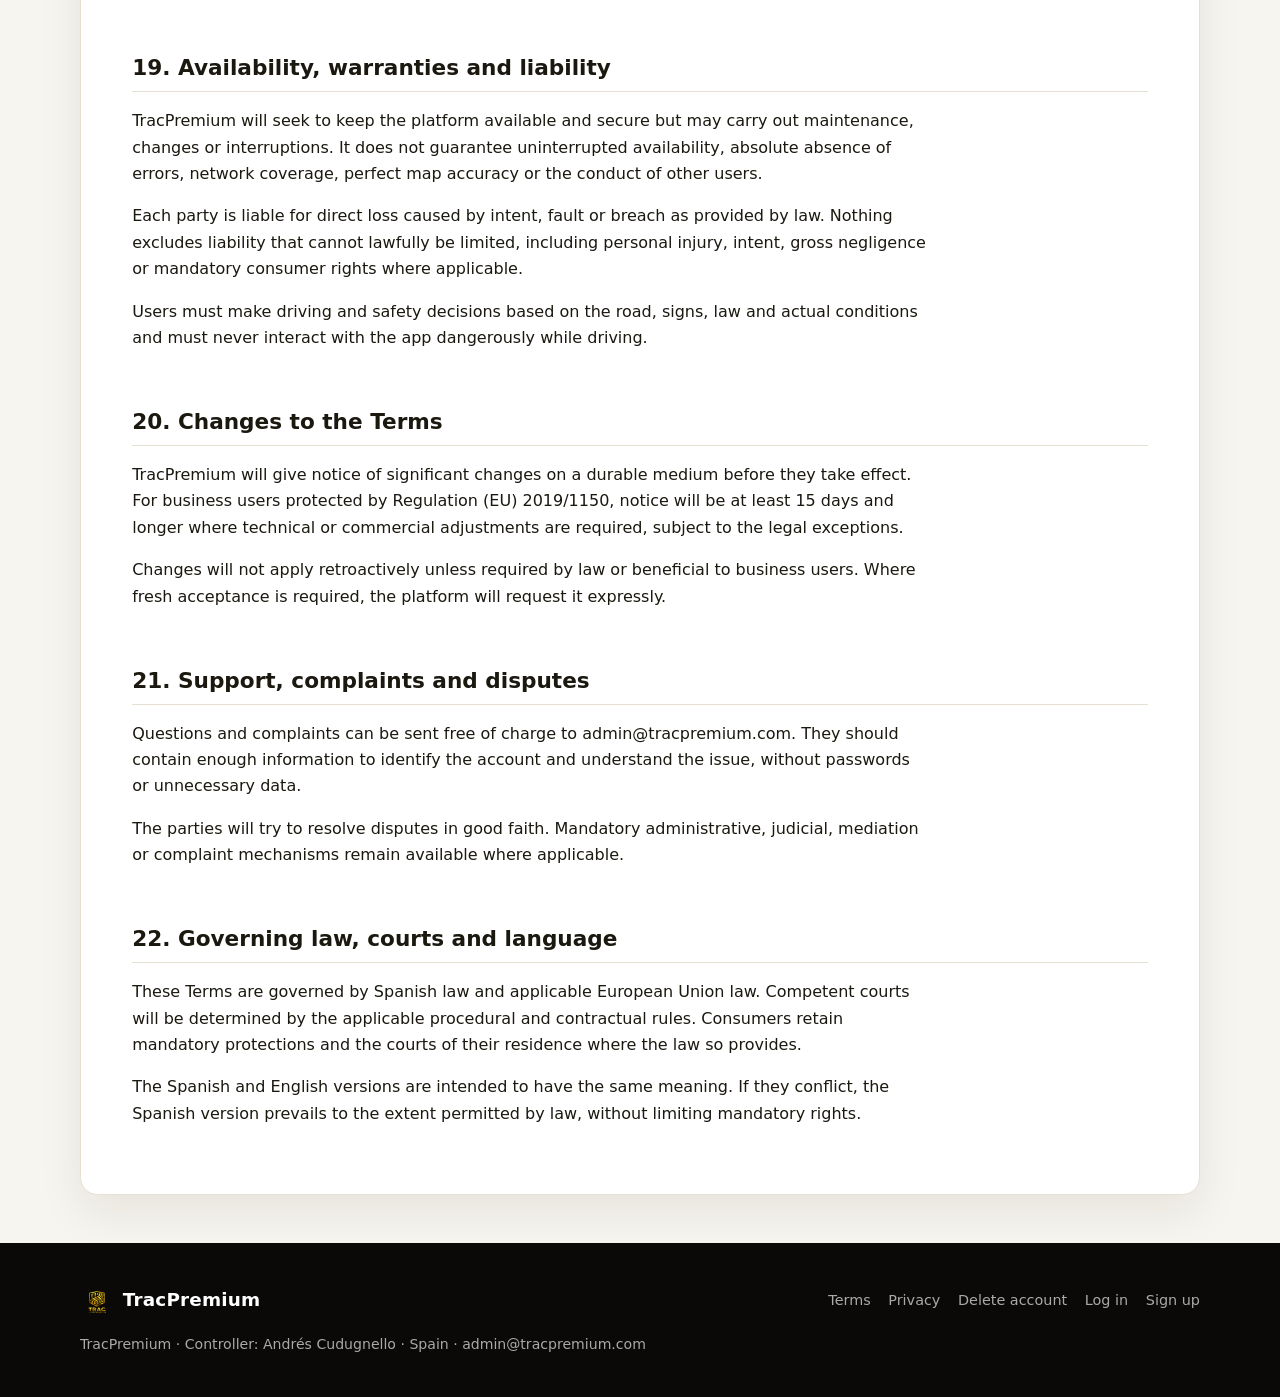
<file: frontend/pages/TermsAndConditions.html>
<!doctype html>
<html lang="en">
<head>
  <meta charset="utf-8">
  <meta name="viewport" content="width=device-width, initial-scale=1">
  <meta name="description" content="Terms and conditions for professional use of the TracPremium app and services.">
  <link rel="canonical" href="https://cudugnellom.github.io/tracpremium-web/pages/TermsAndConditions.html">
  <link rel="alternate" hreflang="es" href="https://cudugnellom.github.io/tracpremium-web/pages/TerminosYCondiciones.html">
  <link rel="icon" href="../img/icon.png">
  <link rel="stylesheet" href="../css/style.css">
  <title>TracPremium Terms and Conditions of Use | TracPremium</title>
</head>
<body>
  <header class="site-header">
    <nav class="site-nav" aria-label="Legal documents">
    <a class="brand" href="../index.html">
      <img src="../img/icon.png" alt="" width="34" height="34">
      TracPremium
    </a>
    <div class="nav-links">
      <a  href="../index.html">Home</a>
      <a aria-current="page" href="./TermsAndConditions.html">Terms and Conditions</a>
      <a  href="./PrivacyPolicy.html">Privacy Policy</a>
      <a  href="./AccountDeletion.html">Delete account</a>
    </div>
    <div class="nav-auth">
      <a class="btn btn-ghost" href="./login.html">Log in</a>
      <a class="btn btn-primary" href="./registro.html">Sign up</a>
    </div>
    <button class="nav-burger" type="button" aria-label="Open menu" aria-expanded="false"><span></span></button>
  </nav>
  </header>
  <main class="legal-shell">
    <div class="document-tools">
      <span>Last updated: 2026-07-28</span>
      <a class="language-switch" hreflang="es" lang="es" href="./TerminosYCondiciones.html">Español</a>
    </div>
    <article class="legal-document">
      <h1>TracPremium Terms and Conditions of Use</h1>
      <p class="lead">These Terms govern professional access to and use of the TracPremium mobile app, website and services. Before creating an account, users must be able to read, save and accept these Terms. The Privacy Policy is a separate transparency notice; contractual acceptance is not the legal basis for every processing activity.</p>

      <section>
<h2>1. Service provider and contact</h2>
<p>Owner and service provider: Andrés Cudugnello, a natural person who owns the TracPremium brand in Spain.</p>
<p>Trade and app name: TracPremium. Email: admin@tracpremium.com. Website: <a href="https://cudugnellom.github.io/tracpremium-web/" rel="noopener noreferrer">https://cudugnellom.github.io/tracpremium-web/</a>. Country of establishment: Spain.</p>
<p>TracPremium is a brand, not a company or a separate legal person. Andrés Cudugnello acts in his own name as the responsible natural person and owner of the TracPremium brand.</p>
</section>
<section>
<h2>2. Nature of TracPremium</h2>
<p>TracPremium is a technology intermediation platform that facilitates contact and operational management among carriers, drivers, load generators or owners, loading companies, warehouse owners or managers and other authorised participants.</p>
<p>Unless expressly stated for a specific transaction, TracPremium is not the carrier, actual shipper, warehouse operator, insurer, employer, exclusive agent or owner of the vehicles, loads or warehouses listed. Transport, storage and other service contracts are entered into by the users involved in the transaction.</p>
</section>
<section>
<h2>3. Eligibility and professional use</h2>
<p>The platform is intended for adults with legal capacity and for professionals or authorised company representatives in the logistics sector. By registering, users declare that they act for business or professional purposes and that the information they provide is accurate, complete and current.</p>
<p>Users must comply with the rules applicable to their activity, including transport and driving authorisations, safety, dangerous goods, cold chain, warehousing, tax, invoicing, occupational risk and insurance requirements.</p>
<p>If a person exceptionally qualifies as a consumer, that person retains all mandatory rights that cannot be excluded by contract.</p>
</section>
<section>
<h2>4. Registration, credentials and acceptance</h2>
<p>Each account is personal or belongs to an identified organisation. Users must protect their credentials, keep contact details current and promptly report unauthorised access.</p>
<p>Acceptance must be given through an affirmative action before account creation. TracPremium may retain evidence of the accepted version, date, time, language, account identifier and technical data strictly necessary to evidence the agreement.</p>
<p>The Privacy Policy must be available before personal data is collected. Acknowledging it does not replace specific consent where consent is required for an optional feature.</p>
</section>
<section>
<h2>5. Identity and document verification</h2>
<p>TracPremium may request documents reasonably necessary to verify identity, authority to act, professional qualifications, vehicles, warehouses, insurance or operational compliance. Requests will be limited to information relevant to the role and feature used.</p>
<p>False, altered, expired or unauthorised third-party documents may result in failed verification, account restriction or suspension, content removal and, where legally required or sufficiently justified, reporting to the competent authority.</p>
<p>TracPremium verification does not replace the legal, technical or commercial checks each user must perform before contracting with another user.</p>
</section>
<section>
<h2>6. Listings, offers and user duties</h2>
<p>Users warrant that they have the rights and authorisations required for the information, images, documents, loads, vehicles, warehouses, offers and other content they publish or send.</p>
<p>Users must not publish unlawful, misleading, discriminatory, dangerous or fraudulent information; infringe third-party rights; introduce malware; manipulate ratings or results; impersonate others; bypass controls; scrape data without authorisation; or use the platform for illegitimate purposes.</p>
<p>Users must avoid including third-party personal data, faces, licence plates, home addresses or official documents where not necessary or where no valid legal basis exists.</p>
</section>
<section>
<h2>7. Ranking, matching and recommendations</h2>
<p>Results may be ranked or filtered using operational and document compatibility, role, availability, origin and destination, proximity, dates, load, vehicle or warehouse characteristics, transaction status, relevance, listing age and ratings.</p>
<p>As a general rule, eligibility and operational compatibility come first; eligible results may then be weighted by proximity, availability, timing and reputation. User-selected filters can change the order.</p>
<p>Unless expressly identified as promoted content, payment for a subscription does not guarantee a particular position, assignment, transaction volume or contract.</p>
</section>
<section>
<h2>8. Transactions between users</h2>
<p>Each user must review the counterparty’s identity, capacity, documents, price, terms, insurance and transaction feasibility. Bids, offers, bookings, assignments, QR codes, waybills and confirmations recorded on the platform may serve as evidence of activity.</p>
<p>The parties are responsible for agreeing and meeting the price, timing, loading and unloading, custody, instructions, documents, taxes, liabilities and cancellation terms applying to their transaction.</p>
<p>TracPremium may provide management or dispute-resolution tools, but does not guarantee payment, solvency, physical performance of the service or the accuracy of all information supplied by third parties.</p>
</section>
<section>
<h2>9. Prices, fees, payments and subscriptions</h2>
<p>Applicable prices, taxes, fees, billing frequency, renewal and cancellation terms will be displayed before purchase. Users authorise charges that they expressly confirm.</p>
<p>Payments may be processed by Stripe, Google Play, Apple App Store or another provider identified at checkout. Their terms may also apply. TracPremium does not store the full card number or security code where payment details are entered directly into the provider’s secure interface.</p>
<p>Deleting an account does not automatically cancel a subscription managed by an app store or external provider. Users must review and, where necessary, cancel through the relevant provider. Account deletion does not limit mandatory refund or withdrawal rights.</p>
</section>
<section>
<h2>10. Communications and notifications</h2>
<p>TracPremium may send communications necessary for authentication, operations, documents, security, payments, incidents and contractual changes. Optional notifications can be configured, although disabling them may prevent operational alerts.</p>
<p>Electronic marketing will only be sent where the required legal basis exists and will include a simple opt-out method.</p>
</section>
<section>
<h2>11. User content and moderation</h2>
<p>Users retain rights in their content. They grant TracPremium a non-exclusive licence, limited, revocable where applicable and lasting only as long as necessary to host, technically reproduce, reformat, display and transmit the content solely to operate, protect and improve the requested service.</p>
<p>TracPremium may use automated rules, security signals and human review to detect fraud, missing documents, illegal content and breaches. Measures can include reduced visibility, rejected listings, content removal, feature restrictions, suspension or account closure.</p>
<p>Restrictions will be applied diligently, objectively and proportionately. Where legally required, users will receive reasons and a route to complain, unless disclosure is prohibited or could compromise an investigation, security or third-party rights.</p>
<p>Potentially illegal or harmful content may be reported to admin@tracpremium.com with its location, the reasons, contact information and a good-faith statement.</p>
</section>
<section>
<h2>12. Chat, TracCooperativo and ratings</h2>
<p>Chat messages and files are sent to identified recipients and are not necessarily end-to-end encrypted. TracCooperativo, ratings and other visible posts may reach a wider audience depending on the feature settings.</p>
<p>Ratings must reflect genuine experiences, remain relevant and avoid insults, threats, unnecessary personal data and false allegations. TracPremium may moderate them under these Terms and applicable law.</p>
</section>
<section>
<h2>13. Location, navigation and SOS</h2>
<p>Nearby results, routing, active-trip tracking and SOS may require approximate or precise location. Background location must only run for a visible operational feature, such as an active trip, navigation, safety or SOS, and must stop when that feature ends or is disabled.</p>
<p>Users can withdraw device permission, which may disable features. TracPremium is not a replacement for public emergency services, and users must contact the official emergency number when required.</p>
<p>Users must not enable tracking of another person or device without sufficient notice, authority and legal basis.</p>
</section>
<section>
<h2>14. Third-party services</h2>
<p>The platform may integrate third-party maps, navigation, payments, verification, messaging, storage, notifications and diagnostics. Features provided directly by those third parties may also be governed by their terms and policies.</p>
<p>TracPremium is not liable for external interruptions or content outside its control, without prejudice to its legal duties when selecting and supervising processors and providers.</p>
</section>
<section>
<h2>15. Restriction, suspension and closure by TracPremium</h2>
<p>TracPremium may impose proportionate restrictions or suspensions for breaches, invalid or expired documents, fraud risk, non-payment, security threats, harm to third parties, illegal content, authority orders or inability to verify essential requirements.</p>
<p>Where Regulation (EU) 2019/1150 applies, restrictions or suspensions affecting business users will be accompanied by reasons on a durable medium before or when the measure takes effect. Full termination by TracPremium will be notified at least 30 days in advance with reasons, except where law, an overriding reason under national law or repeated breaches permit immediate action.</p>
<p>Users may clarify the facts or complain free of charge through admin@tracpremium.com. If a measure is revoked, access will be restored without undue delay where technically and legally possible.</p>
</section>
<section>
<h2>16. Voluntary termination and account deletion</h2>
<p>Users can end the relationship and request deletion through Profile → Security &amp; Settings → Delete account, at <a href="https://cudugnellom.github.io/tracpremium-web/pages/AccountDeletion.html" rel="noopener noreferrer">https://cudugnellom.github.io/tracpremium-web/pages/AccountDeletion.html</a> or by emailing admin@tracpremium.com.</p>
<p>The request closes account access and starts erasure or anonymisation of data that is no longer needed. Data may remain blocked or restricted where retention is required for legal duties, payments, transactions, fraud, security or claims. The full policy appears under the “Delete account” tab.</p>
</section>
<section>
<h2>17. Privacy and data protection</h2>
<p>Personal-data processing is explained in the Privacy Policy in this screen and at <a href="https://cudugnellom.github.io/tracpremium-web/pages/PrivacyPolicy.html" rel="noopener noreferrer">https://cudugnellom.github.io/tracpremium-web/pages/PrivacyPolicy.html</a>.</p>
<p>Accepting these Terms does not consent to optional processing or waive data-protection rights.</p>
</section>
<section>
<h2>18. Intellectual property</h2>
<p>TracPremium software, design, brand, databases, text and proprietary elements are protected by intellectual-property rights. Users receive only the limited, non-exclusive, non-transferable and revocable licence required to use the platform under these Terms.</p>
<p>Users must not copy, decompile, resell, exploit, alter or create derivative services without permission, except where mandatory law allows it.</p>
</section>
<section>
<h2>19. Availability, warranties and liability</h2>
<p>TracPremium will seek to keep the platform available and secure but may carry out maintenance, changes or interruptions. It does not guarantee uninterrupted availability, absolute absence of errors, network coverage, perfect map accuracy or the conduct of other users.</p>
<p>Each party is liable for direct loss caused by intent, fault or breach as provided by law. Nothing excludes liability that cannot lawfully be limited, including personal injury, intent, gross negligence or mandatory consumer rights where applicable.</p>
<p>Users must make driving and safety decisions based on the road, signs, law and actual conditions and must never interact with the app dangerously while driving.</p>
</section>
<section>
<h2>20. Changes to the Terms</h2>
<p>TracPremium will give notice of significant changes on a durable medium before they take effect. For business users protected by Regulation (EU) 2019/1150, notice will be at least 15 days and longer where technical or commercial adjustments are required, subject to the legal exceptions.</p>
<p>Changes will not apply retroactively unless required by law or beneficial to business users. Where fresh acceptance is required, the platform will request it expressly.</p>
</section>
<section>
<h2>21. Support, complaints and disputes</h2>
<p>Questions and complaints can be sent free of charge to admin@tracpremium.com. They should contain enough information to identify the account and understand the issue, without passwords or unnecessary data.</p>
<p>The parties will try to resolve disputes in good faith. Mandatory administrative, judicial, mediation or complaint mechanisms remain available where applicable.</p>
</section>
<section>
<h2>22. Governing law, courts and language</h2>
<p>These Terms are governed by Spanish law and applicable European Union law. Competent courts will be determined by the applicable procedural and contractual rules. Consumers retain mandatory protections and the courts of their residence where the law so provides.</p>
<p>The Spanish and English versions are intended to have the same meaning. If they conflict, the Spanish version prevails to the extent permitted by law, without limiting mandatory rights.</p>
</section>
    </article>
  </main>
  <footer class="site-footer">
    <div class="home-shell">
      <a class="brand" href="../index.html">
        <img src="../img/icon.png" alt="" width="28" height="28">
        TracPremium
      </a>
      <div class="footer-links">
        <a href="./TermsAndConditions.html">Terms</a>
        <a href="./PrivacyPolicy.html">Privacy</a>
        <a href="./AccountDeletion.html">Delete account</a>
        <a href="./login.html">Log in</a>
        <a href="./registro.html">Sign up</a>
      </div>
      <p>TracPremium · Controller: Andrés Cudugnello · Spain · admin@tracpremium.com</p>
    </div>
  </footer>
  <script src="../js/site.js" defer></script>
</body>
</html>
</file>
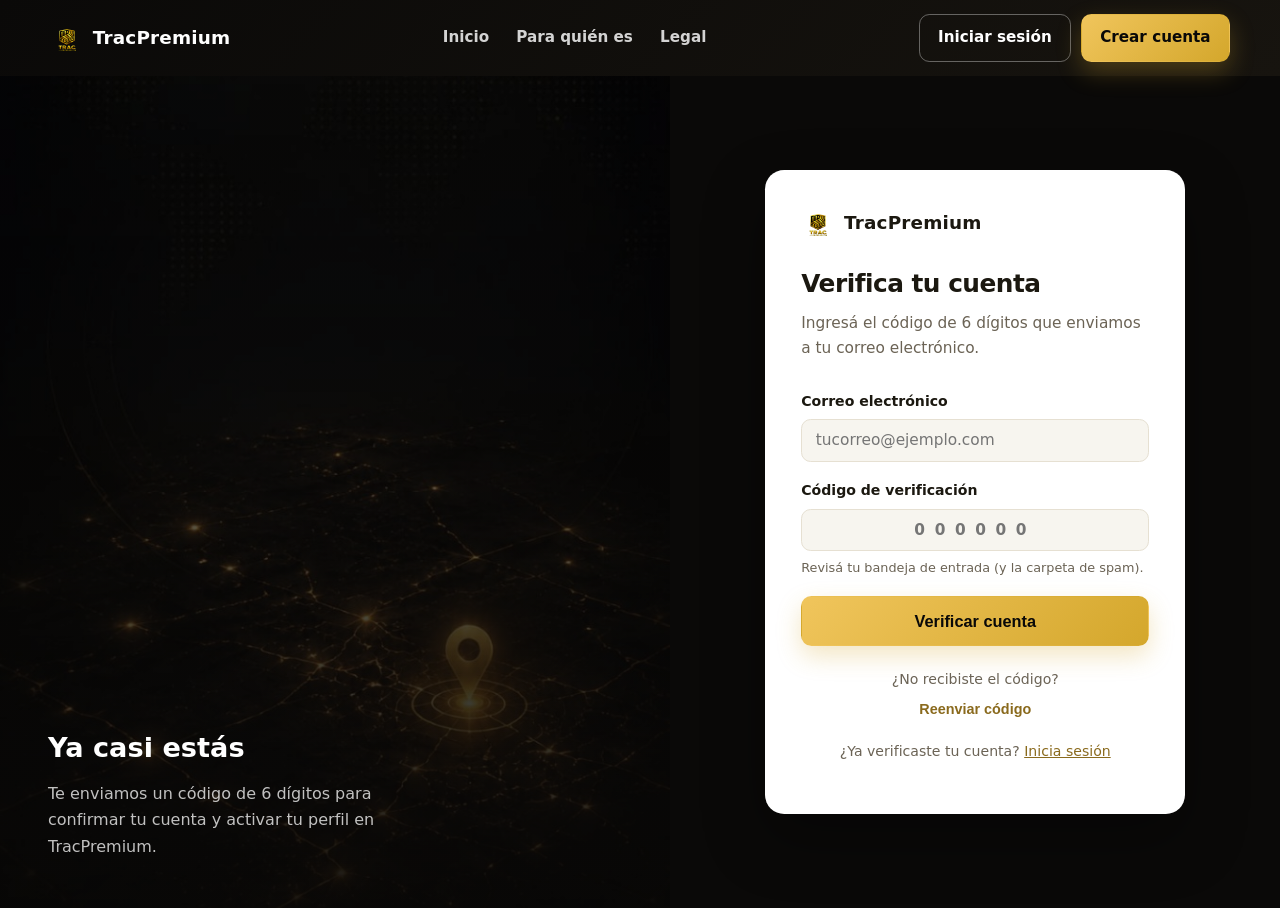
<file: frontend/pages/verificar.html>
<!doctype html>
<html lang="es">
<head>
  <meta charset="utf-8">
  <meta name="viewport" content="width=device-width, initial-scale=1">
  <meta name="description" content="Verifica el código enviado a tu correo para activar tu cuenta de TracPremium.">
  <link rel="canonical" href="https://cudugnellom.github.io/tracpremium-web/pages/verificar.html">
  <link rel="icon" href="../img/icon.png">
  <link rel="stylesheet" href="../css/style.css">
  <title>Verificar cuenta | TracPremium</title>
</head>
<body>
  <header class="site-header">
    <nav class="site-nav" aria-label="Principal">
      <a class="brand" href="../index.html">
        <img src="../img/icon.png" alt="" width="34" height="34">
        TracPremium
      </a>
      <div class="nav-links">
        <a href="../index.html">Inicio</a>
        <a href="../index.html#roles">Para quién es</a>
        <a href="../index.html#legal">Legal</a>
      </div>
      <div class="nav-auth">
        <a class="btn btn-ghost" href="./login.html">Iniciar sesión</a>
        <a class="btn btn-primary" href="./registro.html">Crear cuenta</a>
      </div>
      <button class="nav-burger" type="button" aria-label="Abrir menú" aria-expanded="false"><span></span></button>
    </nav>
  </header>

  <main class="auth-shell">
    <section class="auth-visual" aria-hidden="true">
      <h2>Ya casi estás</h2>
      <p>Te enviamos un código de 6 dígitos para confirmar tu cuenta y activar tu perfil en TracPremium.</p>
    </section>
    <section class="auth-main">
      <div class="auth-card">
        <a class="brand" href="../index.html">
          <img src="../img/icon.png" alt="" width="30" height="30">
          TracPremium
        </a>
        <h1>Verifica tu cuenta</h1>
        <p class="lead-auth">Ingresá el código de 6 dígitos que enviamos a tu correo electrónico.</p>

        <div class="form-banner" id="verifyBanner" role="status"></div>

        <form id="verifyForm" novalidate>
          <div class="form-field">
            <label for="email">Correo electrónico</label>
            <input type="email" id="email" name="email" autocomplete="email" required placeholder="tucorreo@ejemplo.com">
          </div>

          <div class="form-field">
            <label for="code">Código de verificación</label>
            <input type="text" id="code" name="code" class="code-input" inputmode="numeric" autocomplete="one-time-code" maxlength="6" required placeholder="000000">
            <p class="form-hint">Revisá tu bandeja de entrada (y la carpeta de spam).</p>
          </div>

          <p class="form-error" id="verifyError" role="alert"></p>

          <button type="submit" class="btn btn-primary btn-block btn-lg">Verificar cuenta</button>
        </form>

        <div class="resend-row">
          <p>¿No recibiste el código?</p>
          <button type="button" id="resendBtn">Reenviar código</button>
        </div>

        <p class="form-note">¿Ya verificaste tu cuenta? <a href="./login.html">Inicia sesión</a></p>
      </div>
    </section>
  </main>

  <script src="../js/site.js" defer></script>
  <script src="../js/auth-api.js"></script>
  <script>
    (function () {
      var emailInput = document.getElementById("email");
      var params = new URLSearchParams(window.location.search);
      var emailFromUrl = (params.get("email") || "").trim();
      if (emailFromUrl) {
        emailInput.value = emailFromUrl;
        emailInput.readOnly = true;
      }

      var codeInput = document.getElementById("code");
      codeInput.addEventListener("input", function () {
        codeInput.value = codeInput.value.replace(/\D/g, "").slice(0, 6);
      });

      var form = document.getElementById("verifyForm");
      var errorBox = document.getElementById("verifyError");
      var banner = document.getElementById("verifyBanner");
      var submitButton = form.querySelector("button[type=submit]");
      var submitButtonDefaultText = submitButton.textContent;

      function showError(message) {
        banner.classList.remove("is-visible");
        banner.innerHTML = "";
        errorBox.textContent = message;
        errorBox.classList.add("is-visible");
      }

      function showSuccess(message) {
        errorBox.classList.remove("is-visible");
        banner.innerHTML = "";
        banner.appendChild(document.createTextNode(message));
        var loginLink = document.createElement("a");
        loginLink.href = "./login.html";
        loginLink.textContent = "Ir a iniciar sesión";
        banner.appendChild(loginLink);
        banner.classList.add("is-visible");
      }

      form.addEventListener("submit", function (e) {
        e.preventDefault();
        errorBox.classList.remove("is-visible");
        banner.classList.remove("is-visible");

        var email = emailInput.value.trim();
        var code = codeInput.value.trim();

        if (!email) {
          showError("Ingresá el correo electrónico asociado a tu cuenta.");
          return;
        }
        if (code.length !== 6) {
          showError("El código debe tener 6 dígitos.");
          return;
        }

        submitButton.disabled = true;
        submitButton.textContent = "Verificando…";
        TracPremiumAuthAPI.verifyEmail(email, code)
          .then(function (response) {
            showSuccess(response.message || "Email verificado correctamente.");
          })
          .catch(function (error) {
            showError(error.message);
          })
          .finally(function () {
            submitButton.disabled = false;
            submitButton.textContent = submitButtonDefaultText;
          });
      });

      var resendBtn = document.getElementById("resendBtn");
      var timer = 0;
      var interval = null;
      var resendBtnDefaultText = resendBtn.textContent;

      function tick() {
        timer -= 1;
        if (timer <= 0) {
          clearInterval(interval);
          interval = null;
          resendBtn.disabled = false;
          resendBtn.textContent = resendBtnDefaultText;
        } else {
          resendBtn.textContent = "Reenviar en " + timer + "s";
        }
      }

      resendBtn.addEventListener("click", function () {
        if (interval) return;

        var email = emailInput.value.trim();
        if (!email) {
          showError("Ingresá el correo electrónico asociado a tu cuenta.");
          return;
        }

        errorBox.classList.remove("is-visible");
        banner.classList.remove("is-visible");
        resendBtn.disabled = true;
        resendBtn.textContent = "Enviando…";

        TracPremiumAuthAPI.resendCode(email)
          .then(function (response) {
            banner.innerHTML = "";
            banner.appendChild(document.createTextNode(response.message || "Código reenviado."));
            banner.classList.add("is-visible");

            timer = 60;
            resendBtn.textContent = "Reenviar en " + timer + "s";
            interval = setInterval(tick, 1000);
          })
          .catch(function (error) {
            showError(error.message);
            resendBtn.disabled = false;
            resendBtn.textContent = resendBtnDefaultText;
          });
      });
    })();
  </script>
</body>
</html>
</file>
<file: frontend/css/style.css>
:root {
  color-scheme: light;
  --black: #0a0908;
  --black-soft: #17140f;
  --black-elevated: #211c14;
  --gold-300: #f6d488;
  --gold-400: #f0c55c;
  --gold-500: #d4a72c;
  --gold-600: #b08424;
  --gold-700: #8a6a1d;
  --ink: #1b1810;
  --muted: #6b6355;
  --surface: #ffffff;
  --background: #f7f5ef;
  --border: #e6e0d2;
  --focus: #f0c55c;
}

* { box-sizing: border-box; }

html { scroll-behavior: smooth; }

body {
  margin: 0;
  max-width: 100%;
  overflow-x: hidden;
  background: var(--background);
  color: var(--ink);
  font-family: Inter, ui-sans-serif, system-ui, -apple-system, BlinkMacSystemFont, "Segoe UI", sans-serif;
  line-height: 1.65;
}

img { max-width: 100%; display: block; }

a { color: var(--gold-700); }
a:hover { text-decoration-thickness: 2px; }
a:focus-visible {
  outline: 3px solid var(--focus);
  outline-offset: 3px;
  border-radius: 3px;
}

/* ---------- Header / Nav ---------- */

.site-header {
  background: linear-gradient(135deg, var(--black), var(--black-soft));
  color: #fff;
  position: relative;
  z-index: 30;
}

.site-nav {
  width: min(1180px, calc(100% - 2rem));
  margin: 0 auto;
  padding: .85rem 0;
  display: flex;
  align-items: center;
  justify-content: space-between;
  gap: 1rem;
}

.brand {
  display: flex;
  align-items: center;
  gap: .55rem;
  color: #fff;
  font-size: 1.15rem;
  font-weight: 800;
  letter-spacing: .01em;
  text-decoration: none;
  flex-shrink: 0;
}

.brand img {
  height: 34px;
  width: 34px;
  object-fit: contain;
}

.nav-links {
  min-width: 0;
  display: flex;
  align-items: center;
  justify-content: flex-end;
  flex-wrap: wrap;
  gap: .2rem;
}

.nav-links a {
  color: rgba(255,255,255,.82);
  padding: .55rem .75rem;
  border-radius: .55rem;
  text-decoration: none;
  font-size: .95rem;
  font-weight: 600;
}

.nav-links a:hover,
.nav-links a[aria-current="page"] {
  color: #fff;
  background: rgba(255,255,255,.1);
}

.nav-auth {
  display: flex;
  align-items: center;
  gap: .6rem;
  flex-shrink: 0;
}

.nav-burger {
  display: none;
  width: 42px;
  height: 42px;
  padding: 0;
  border: 1px solid rgba(255,255,255,.25);
  border-radius: .6rem;
  background: rgba(255,255,255,.06);
  cursor: pointer;
  position: relative;
}

.nav-burger span,
.nav-burger::before,
.nav-burger::after {
  content: "";
  position: absolute;
  left: 10px;
  right: 10px;
  height: 2px;
  background: #fff;
  border-radius: 2px;
}

.nav-burger::before { top: 14px; }
.nav-burger span { top: 20px; }
.nav-burger::after { top: 26px; }

/* ---------- Buttons ---------- */

.btn {
  display: inline-flex;
  align-items: center;
  justify-content: center;
  gap: .5rem;
  padding: .68rem 1.15rem;
  border-radius: .65rem;
  border: 1px solid transparent;
  font-weight: 800;
  font-size: .95rem;
  text-decoration: none;
  cursor: pointer;
  white-space: nowrap;
  transition: transform .15s ease, box-shadow .15s ease, background .15s ease, border-color .15s ease;
}

.btn-primary {
  background: linear-gradient(135deg, var(--gold-400), var(--gold-500));
  color: var(--black);
  box-shadow: 0 10px 24px rgba(212, 167, 44, .28);
}

.btn-primary:hover {
  transform: translateY(-1px);
  box-shadow: 0 14px 30px rgba(212, 167, 44, .38);
}

.btn-ghost {
  background: transparent;
  border-color: rgba(255,255,255,.35);
  color: #fff;
}

.btn-ghost:hover { background: rgba(255,255,255,.1); }

.btn-outline {
  background: transparent;
  border-color: var(--gold-600);
  color: var(--gold-700);
}

.btn-outline:hover { background: rgba(212,167,44,.1); }

.btn-block { width: 100%; }
.btn-lg { padding: .9rem 1.5rem; font-size: 1.02rem; }

/* ---------- Layout shells ---------- */

.home-shell,
.legal-shell {
  min-width: 0;
  width: min(1120px, calc(100% - 2rem));
  margin: 0 auto;
}

.home-shell { padding: 0 0 4rem; }

section.band { padding: 4.5rem 0; }
section.band > .home-shell { padding: 0; }

/* ---------- Hero ---------- */

.hero {
  position: relative;
  padding: clamp(3.5rem, 10vw, 7.5rem) 1rem;
  color: #fff;
  text-align: center;
  background:
    linear-gradient(160deg, rgba(8,7,6,.94), rgba(10,9,8,.8) 55%, rgba(10,9,8,.94)),
    url("../img/bg_nave_cargas.jpg") center 30% / cover no-repeat;
}

.hero-content {
  width: min(760px, 100%);
  margin: 0 auto;
}

.eyebrow {
  display: inline-block;
  color: var(--gold-400);
  font-size: .78rem;
  font-weight: 800;
  letter-spacing: .14em;
  text-transform: uppercase;
}

.hero h1 {
  margin: .9rem 0 1.1rem;
  font-size: clamp(2.1rem, 6vw, 3.6rem);
  line-height: 1.08;
  letter-spacing: -.02em;
}

.hero h1 em {
  font-style: normal;
  background: linear-gradient(135deg, var(--gold-300), var(--gold-500));
  -webkit-background-clip: text;
  background-clip: text;
  color: transparent;
}

.hero p.lead-hero {
  margin: 0 auto 2rem;
  max-width: 620px;
  font-size: 1.12rem;
  color: rgba(255,255,255,.82);
}

.hero-actions {
  display: flex;
  align-items: center;
  justify-content: center;
  gap: .85rem;
  flex-wrap: wrap;
}

.hero-stats {
  margin: 3rem auto 0;
  display: grid;
  grid-template-columns: repeat(3, minmax(0,1fr));
  gap: 1rem;
  width: min(640px, 100%);
}

.hero-stats div {
  padding: 1rem .5rem;
  border: 1px solid rgba(255,255,255,.14);
  border-radius: .8rem;
  background: rgba(255,255,255,.05);
}

.hero-stats strong {
  display: block;
  font-size: 1.4rem;
  color: var(--gold-400);
}

.hero-stats span {
  font-size: .82rem;
  color: rgba(255,255,255,.7);
}

/* ---------- Section headings ---------- */

.section-head {
  width: min(680px, 100%);
  margin: 0 auto 2.75rem;
  text-align: center;
}

.section-head h2 {
  margin: .6rem 0 0;
  font-size: clamp(1.6rem, 4vw, 2.3rem);
  letter-spacing: -.02em;
}

.section-head p {
  margin: .75rem 0 0;
  color: var(--muted);
}

.band-dark { background: var(--black); color: #fff; }
.band-dark .muted { color: rgba(255,255,255,.68); }
.band-dark .section-head p { color: rgba(255,255,255,.68); }

/* ---------- Roles ---------- */

.roles-grid {
  display: grid;
  grid-template-columns: repeat(3, minmax(0, 1fr));
  gap: 1.15rem;
}

.role-card {
  padding: 1.75rem 1.5rem;
  border: 1px solid var(--border);
  border-radius: 1.1rem;
  background: var(--surface);
  box-shadow: 0 10px 30px rgba(27, 24, 16, .06);
}

.role-card .role-icon {
  width: 46px;
  height: 46px;
  display: grid;
  place-items: center;
  border-radius: .7rem;
  background: linear-gradient(135deg, var(--gold-400), var(--gold-600));
  color: var(--black);
  font-weight: 800;
  margin-bottom: 1rem;
}

.role-card h3 { margin: 0 0 .5rem; font-size: 1.15rem; }
.role-card p { margin: 0; color: var(--muted); font-size: .96rem; }

/* ---------- Features ---------- */

.feature-grid {
  display: grid;
  grid-template-columns: repeat(4, minmax(0, 1fr));
  gap: 1rem;
}

.feature-card {
  padding: 1.5rem 1.25rem;
  border: 1px solid rgba(255,255,255,.12);
  border-radius: 1rem;
  background: rgba(255,255,255,.04);
}

.feature-card h3 {
  margin: .9rem 0 .5rem;
  font-size: 1.05rem;
  color: #fff;
}

.feature-card p {
  margin: 0;
  font-size: .92rem;
  color: rgba(255,255,255,.68);
}

.feature-card .icon {
  width: 40px;
  height: 40px;
  display: grid;
  place-items: center;
  border-radius: .65rem;
  background: rgba(240, 197, 92, .15);
  color: var(--gold-400);
  font-weight: 800;
}

/* ---------- CTA banner ---------- */

.cta-banner {
  position: relative;
  padding: clamp(2.5rem, 7vw, 4.5rem);
  border-radius: 1.4rem;
  color: #fff;
  text-align: center;
  background:
    linear-gradient(150deg, rgba(8,7,6,.93), rgba(11,10,8,.86)),
    url("../img/bg_tracoop.jpg") center 20% / cover no-repeat;
  box-shadow: 0 24px 60px rgba(11, 10, 8, .25);
}

.cta-banner h2 {
  margin: .5rem 0 .75rem;
  font-size: clamp(1.6rem, 4.5vw, 2.4rem);
}

.cta-banner p {
  margin: 0 auto 1.75rem;
  max-width: 560px;
  color: rgba(255,255,255,.78);
}

.cta-banner .hero-actions { margin: 0; }

/* ---------- Document grid (legal hub) ---------- */

.home-shell > section:not(.hero) { margin-top: 0; }

.document-grid {
  display: grid;
  grid-template-columns: repeat(3, minmax(0, 1fr));
  gap: 1rem;
}

.document-card {
  min-height: 190px;
  padding: 1.35rem;
  display: flex;
  flex-direction: column;
  gap: .65rem;
  border: 1px solid var(--border);
  border-radius: 1rem;
  background: var(--surface);
  color: var(--ink);
  box-shadow: 0 10px 30px rgba(27, 24, 16, .07);
  text-decoration: none;
  transition: transform .18s ease, box-shadow .18s ease;
}

.document-card:hover {
  transform: translateY(-3px);
  box-shadow: 0 16px 36px rgba(27, 24, 16, .12);
  border-color: var(--gold-500);
}

.document-card strong { font-size: 1.15rem; color: var(--ink); }
.document-card span:last-child { color: var(--muted); }
.document-card .eyebrow { color: var(--gold-700); }

.document-tools {
  margin: 1.5rem 0 .75rem;
  display: flex;
  justify-content: space-between;
  align-items: center;
  gap: 1rem;
  color: var(--muted);
  font-size: .92rem;
}

.language-switch {
  padding: .42rem .7rem;
  border: 1px solid var(--border);
  border-radius: .55rem;
  background: #fff;
  font-weight: 700;
  text-decoration: none;
  color: var(--gold-700);
}

/* ---------- Legal document article ---------- */

.legal-document {
  min-width: 0;
  max-width: 100%;
  margin-bottom: 3rem;
  padding: clamp(1.35rem, 4vw, 3.5rem);
  border: 1px solid var(--border);
  border-radius: 1.1rem;
  background: var(--surface);
  box-shadow: 0 18px 45px rgba(27, 24, 16, .08);
}

.legal-document h1 {
  margin: 0;
  font-size: clamp(2rem, 6vw, 3.2rem);
  line-height: 1.12;
  letter-spacing: -.025em;
}

.lead {
  margin: 1rem 0 2.25rem;
  color: var(--muted);
  font-size: 1.08rem;
}

.legal-document section {
  padding-top: .25rem;
}

.legal-document h2 {
  margin: 2.3rem 0 .85rem;
  padding-bottom: .55rem;
  border-bottom: 1px solid var(--border);
  font-size: 1.35rem;
  line-height: 1.3;
}

.legal-document p,
.legal-document li { max-width: 78ch; }
.legal-document p,
.legal-document li,
.legal-document a { overflow-wrap: anywhere; }
.legal-document ul { padding-left: 1.3rem; }
.legal-document li { margin: .5rem 0; }

.action-panel {
  margin: 1.5rem 0 2.5rem;
  padding: 1.25rem;
  border: 1px solid #ecd9a8;
  border-radius: .9rem;
  background: #fbf3de;
}

.primary-button {
  display: inline-block;
  padding: .8rem 1rem;
  border-radius: .65rem;
  background: linear-gradient(135deg, var(--gold-400), var(--gold-500));
  color: var(--black);
  font-weight: 800;
  text-decoration: none;
}

.primary-button:hover { box-shadow: 0 10px 24px rgba(212,167,44,.3); }
.action-panel p { margin: .8rem 0 0; color: #5a4a1f; }

/* ---------- Auth pages ---------- */

.auth-shell {
  min-height: calc(100vh - 68px);
  display: grid;
  grid-template-columns: 1.1fr 1fr;
  background: var(--black);
}

.auth-visual {
  position: relative;
  display: flex;
  flex-direction: column;
  justify-content: flex-end;
  padding: 3rem;
  color: #fff;
  background:
    linear-gradient(180deg, rgba(8,7,6,.4), rgba(8,7,6,.92)),
    url("../img/bg_home.jpg") center / cover no-repeat;
}

.auth-visual h2 {
  font-size: 1.7rem;
  max-width: 380px;
  margin: 0 0 .6rem;
}

.auth-visual p {
  max-width: 380px;
  color: rgba(255,255,255,.75);
  margin: 0;
}

.auth-main {
  display: flex;
  align-items: center;
  justify-content: center;
  padding: 2.5rem 1.5rem;
}

.auth-card {
  width: min(420px, 100%);
  padding: 2.25rem;
  border-radius: 1.2rem;
  background: var(--surface);
  box-shadow: 0 24px 60px rgba(0,0,0,.35);
}

.auth-card .brand {
  color: var(--ink);
  margin-bottom: 1.5rem;
}

.auth-card h1 {
  font-size: 1.55rem;
  margin: 0 0 .35rem;
  letter-spacing: -.02em;
}

.auth-card .lead-auth {
  margin: 0 0 1.75rem;
  color: var(--muted);
  font-size: .96rem;
}

.form-field {
  margin-bottom: 1.1rem;
  text-align: left;
}

.form-field label {
  display: block;
  margin-bottom: .4rem;
  font-size: .88rem;
  font-weight: 700;
  color: var(--ink);
}

.form-field input {
  width: 100%;
  padding: .7rem .85rem;
  border: 1px solid var(--border);
  border-radius: .6rem;
  font-size: .96rem;
  font-family: inherit;
  background: var(--background);
  color: var(--ink);
}

.form-field input:focus-visible {
  outline: 3px solid var(--focus);
  outline-offset: 1px;
  border-color: var(--gold-500);
}

.form-note {
  margin-top: 1.1rem;
  font-size: .88rem;
  color: var(--muted);
  text-align: center;
}

.form-banner {
  margin-bottom: 1.25rem;
  padding: .8rem 1rem;
  border: 1px solid #ecd9a8;
  border-radius: .7rem;
  background: #fbf3de;
  color: #5a4a1f;
  font-size: .86rem;
  display: none;
}

.form-banner.is-visible { display: block; }

.form-banner a {
  display: inline-block;
  margin-top: .5rem;
  font-weight: 700;
  color: var(--gold-700);
}

/* Role picker (registro) */

.role-picker {
  display: grid;
  grid-template-columns: repeat(3, minmax(0,1fr));
  gap: .6rem;
  margin-bottom: 1.5rem;
}

.role-option { position: relative; }

.role-option input {
  position: absolute;
  opacity: 0;
  inset: 0;
  cursor: pointer;
}

.role-option span {
  display: flex;
  flex-direction: column;
  align-items: center;
  gap: .4rem;
  padding: .85rem .5rem;
  border: 1.5px solid var(--border);
  border-radius: .75rem;
  text-align: center;
  font-size: .82rem;
  font-weight: 700;
  color: var(--muted);
}

.role-option input:checked + span {
  border-color: var(--gold-500);
  background: rgba(212,167,44,.1);
  color: var(--ink);
}

.role-option input:focus-visible + span {
  outline: 3px solid var(--focus);
  outline-offset: 2px;
}

.form-optional {
  font-weight: 400;
  color: var(--muted);
  text-transform: none;
}

.form-hint {
  margin: .4rem 0 0;
  font-size: .8rem;
  color: var(--muted);
}

.form-error {
  margin: 0 0 1.1rem;
  font-size: .86rem;
  color: #a3312a;
  display: none;
}

.form-error.is-visible { display: block; }

.password-field { position: relative; }

.password-field input { padding-right: 2.7rem; }

.password-toggle {
  position: absolute;
  top: 0;
  right: 0;
  bottom: 0;
  width: 2.6rem;
  display: flex;
  align-items: center;
  justify-content: center;
  background: none;
  border: 0;
  color: var(--muted);
  cursor: pointer;
}

.password-toggle:focus-visible {
  outline: 3px solid var(--focus);
  outline-offset: -3px;
  border-radius: .5rem;
}

.notice-card {
  display: flex;
  gap: .65rem;
  align-items: flex-start;
  padding: .9rem 1rem;
  margin-bottom: 1.25rem;
  border: 1px solid #ecd9a8;
  border-radius: .75rem;
  background: #fbf3de;
}

.notice-card svg { flex-shrink: 0; color: var(--gold-600); margin-top: .1rem; }

.notice-card p {
  margin: 0;
  font-size: .82rem;
  line-height: 1.5;
  color: #5a4a1f;
}

.checkbox-row {
  display: flex;
  align-items: flex-start;
  gap: .6rem;
  margin-bottom: 1.25rem;
}

.checkbox-row input[type="checkbox"] {
  width: 1.15rem;
  height: 1.15rem;
  margin-top: .15rem;
  accent-color: var(--gold-500);
  flex-shrink: 0;
}

.checkbox-row label {
  font-size: .86rem;
  color: var(--muted);
  line-height: 1.5;
}

.code-input {
  text-align: center;
  font-size: 1.4rem;
  letter-spacing: .6rem;
  font-weight: 700;
}

.resend-row {
  margin-top: 1.4rem;
  text-align: center;
}

.resend-row p {
  margin: 0 0 .3rem;
  font-size: .88rem;
  color: var(--muted);
}

.resend-row button {
  background: none;
  border: 0;
  padding: 0;
  font-size: .9rem;
  font-weight: 700;
  color: var(--gold-700);
  cursor: pointer;
}

.resend-row button:disabled {
  color: var(--muted);
  font-weight: 400;
  cursor: default;
}

/* ---------- Footer ---------- */

.site-footer {
  background: var(--black);
  color: rgba(255,255,255,.65);
}

.site-footer .home-shell {
  padding: 2.5rem 0;
  display: flex;
  align-items: center;
  justify-content: space-between;
  gap: 1rem;
  flex-wrap: wrap;
}

.site-footer .brand { color: #fff; }
.site-footer .footer-links { display: flex; gap: 1.1rem; flex-wrap: wrap; }
.site-footer .footer-links a { color: rgba(255,255,255,.65); text-decoration: none; font-size: .9rem; }
.site-footer .footer-links a:hover { color: #fff; }
.site-footer p { margin: 0; font-size: .88rem; }

.legal-shell + .site-footer,
body > .site-footer:not(.footer-dark-shell) {}

.site-footer.legal-footer {
  background: transparent;
  color: var(--muted);
}

.site-footer.legal-footer .home-shell {
  width: min(1020px, calc(100% - 2rem));
  padding: 0 0 2rem;
  justify-content: flex-start;
}

/* ---------- Responsive ---------- */

@media (max-width: 980px) {
  .feature-grid { grid-template-columns: repeat(2, minmax(0,1fr)); }
  .auth-shell { grid-template-columns: 1fr; }
  .auth-visual { display: none; }
}

@media (max-width: 780px) {
  .nav-burger { display: block; }

  .nav-links,
  .nav-auth {
    display: none;
    width: 100%;
  }

  .site-nav.is-open .nav-links,
  .site-nav.is-open .nav-auth {
    display: flex;
  }

  .site-nav {
    width: 100%;
    padding: .85rem 1rem;
    flex-wrap: wrap;
  }

  .site-nav.is-open .nav-links {
    order: 3;
    flex-direction: column;
    align-items: stretch;
    gap: .25rem;
    margin-top: .75rem;
    padding-top: .75rem;
    border-top: 1px solid rgba(255,255,255,.14);
  }

  .site-nav.is-open .nav-auth {
    order: 4;
    flex-direction: column;
    align-items: stretch;
    gap: .5rem;
    margin-top: .6rem;
  }

  .nav-links a { padding: .65rem .5rem; }

  .roles-grid,
  .feature-grid,
  .document-grid { grid-template-columns: 1fr; }

  .hero-stats { grid-template-columns: 1fr; }

  .document-tools { align-items: flex-start; flex-direction: column; }
  .home-shell { padding-top: 0; }
  .legal-shell {
    width: 100%;
    padding: 0 .75rem;
  }
  .legal-document {
    width: calc(100vw - 1.5rem);
    max-width: calc(100vw - 1.5rem);
    padding: 1.25rem;
    overflow: hidden;
  }
  .legal-document h1 {
    max-width: 100%;
    font-size: clamp(1.75rem, 9vw, 2.4rem);
    overflow-wrap: anywhere;
    word-break: break-word;
  }
  .legal-document p,
  .legal-document li,
  .legal-document a,
  .action-panel,
  .primary-button { max-width: 100%; }
  .primary-button {
    white-space: normal;
    text-align: center;
  }

  .role-picker { grid-template-columns: 1fr 1fr; }
  .auth-card { padding: 1.5rem; }
  .site-footer .home-shell { flex-direction: column; align-items: flex-start; }
}

@media print {
  body { background: #fff; }
  .site-header, .document-tools, .site-footer, .action-panel { display: none; }
  .legal-shell { width: 100%; }
  .legal-document { border: 0; box-shadow: none; padding: 0; }
  a { color: #000; text-decoration: none; }
}
</file>
